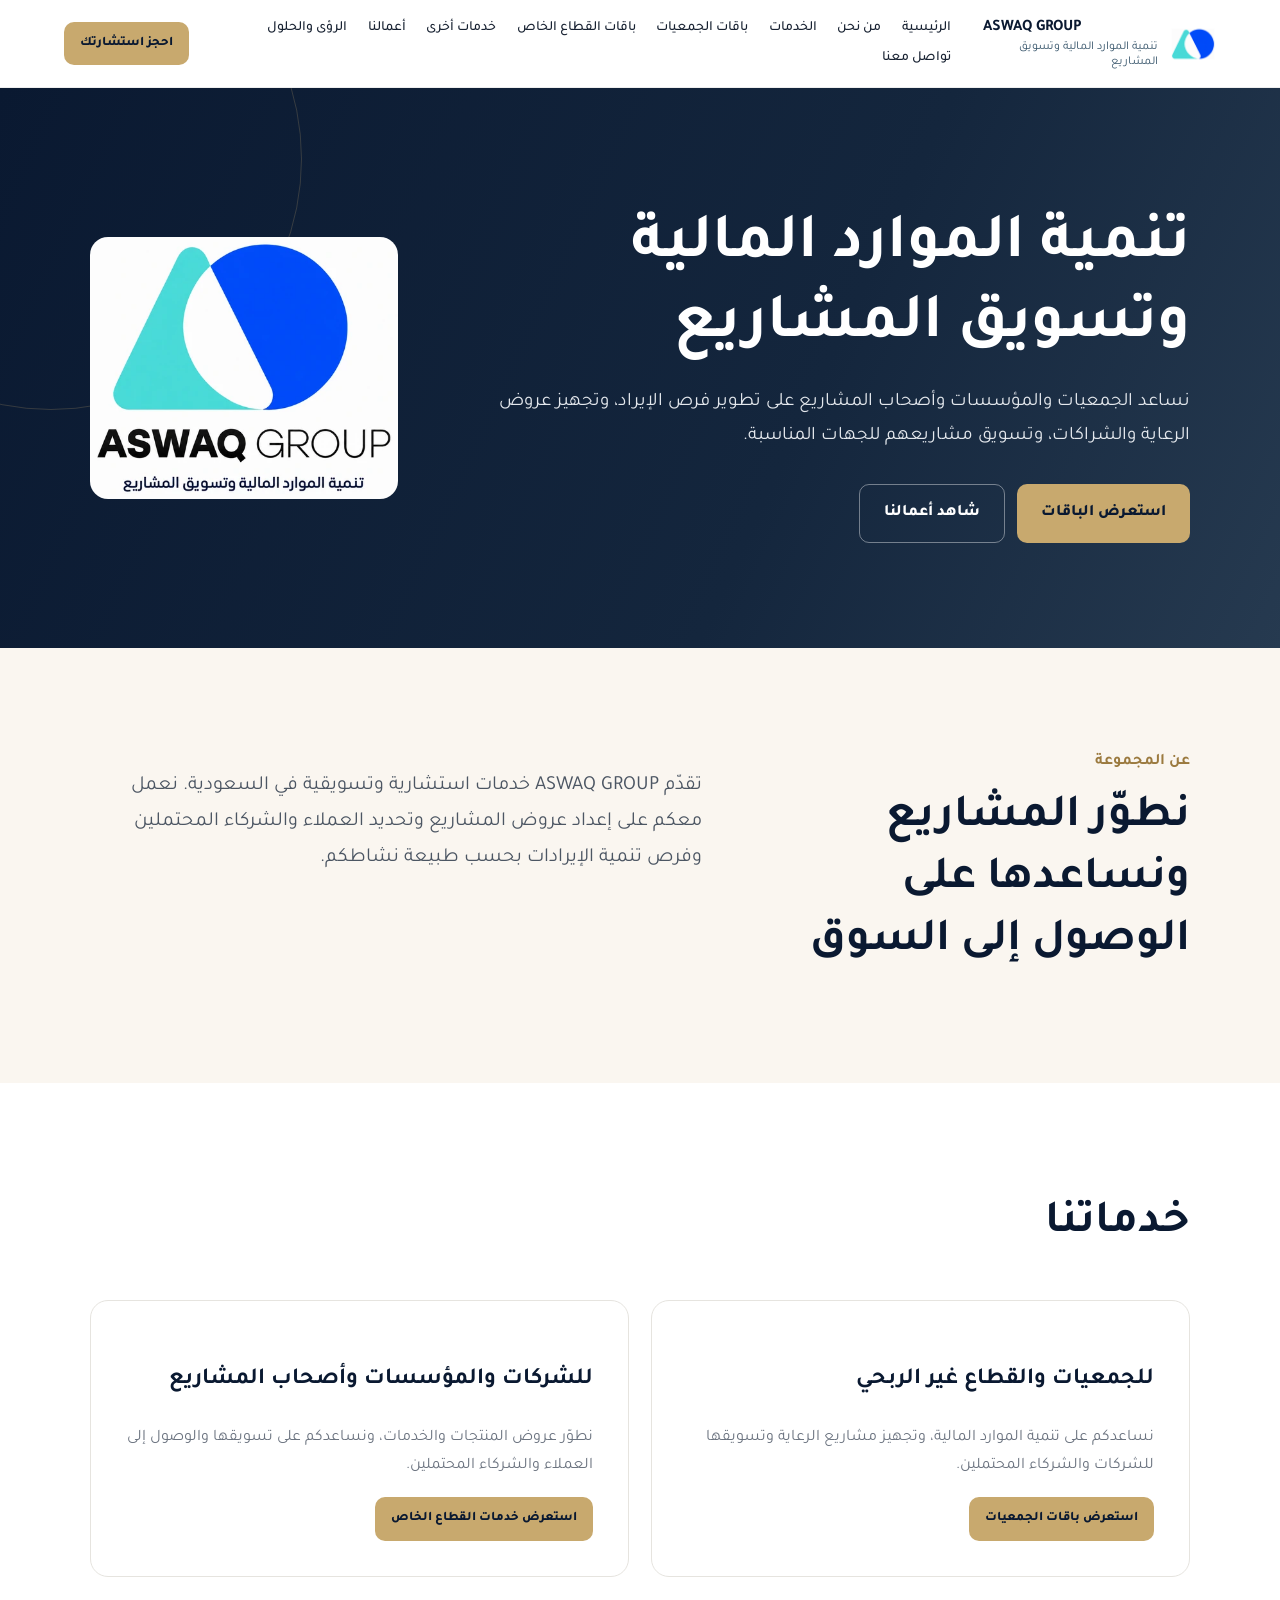
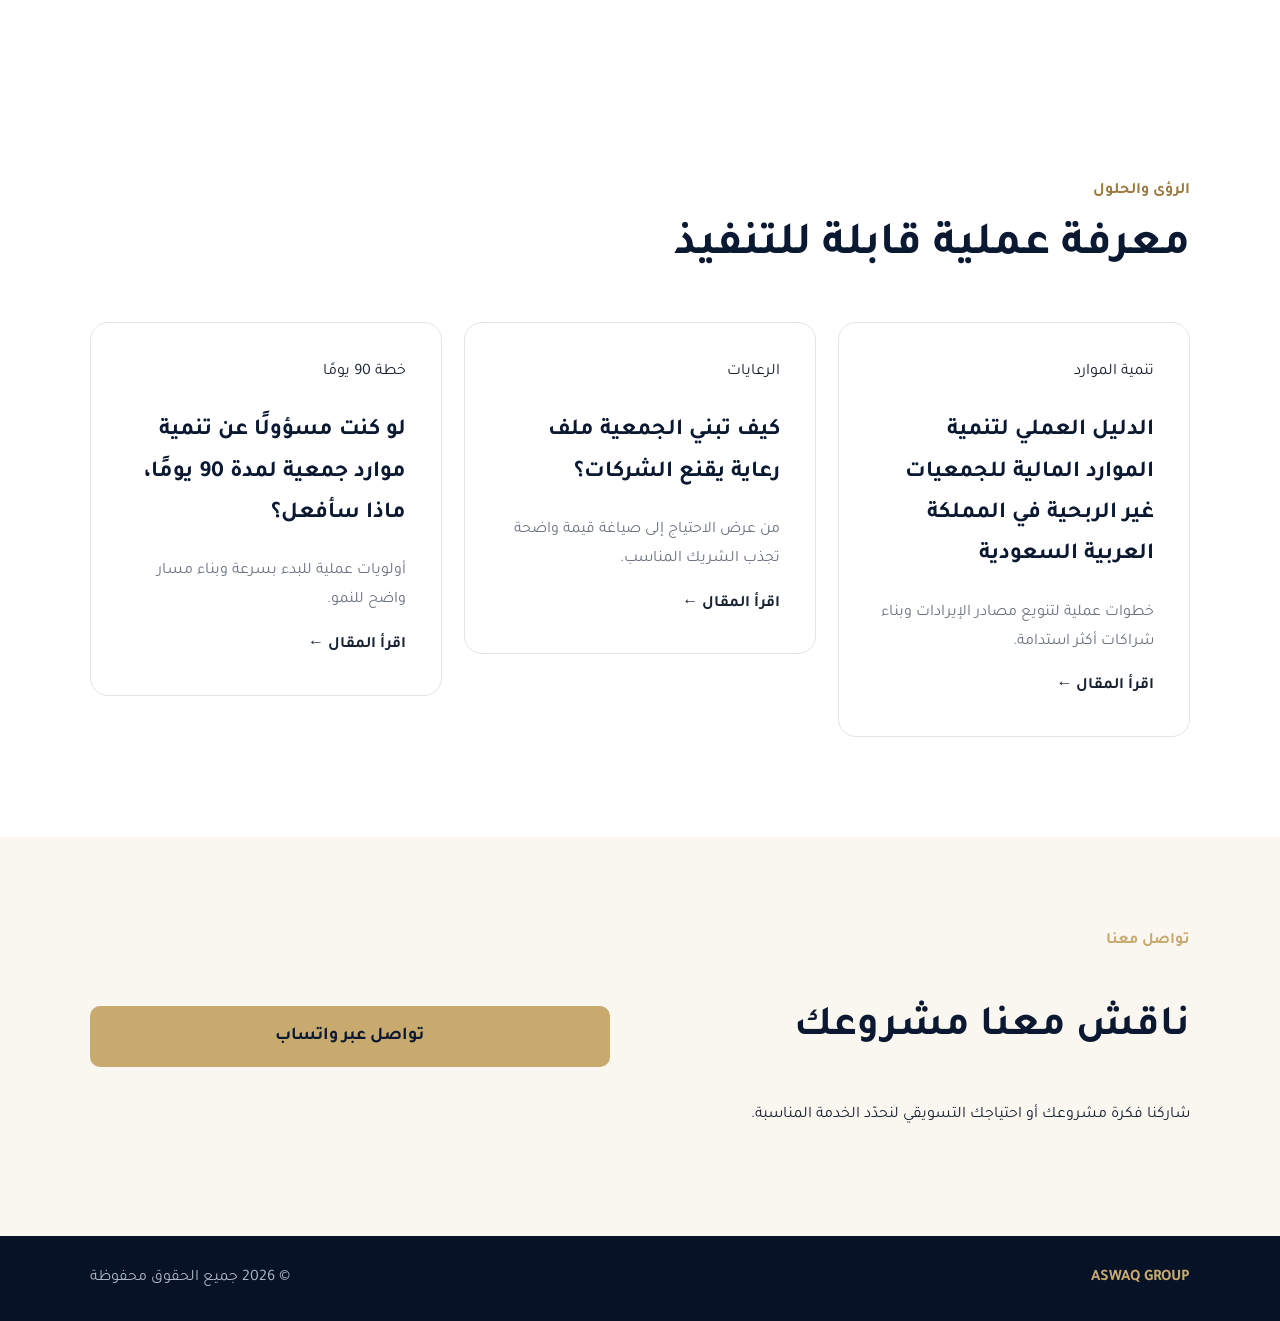
<file: index.html>
<!doctype html>
<html lang="ar" dir="rtl">
<head>
<meta charset="utf-8"><meta name="viewport" content="width=device-width,initial-scale=1">
<title>ASWAQ GROUP | تنمية الموارد المالية وتسويق المشاريع</title>
<meta property="og:site_name" content="ASWAQ GROUP">
<meta name="description" content="نساعد الجمعيات والمؤسسات وأصحاب المشاريع على تطوير فرص الإيراد، وتجهيز عروض الرعاية والشراكات، وتسويق مشاريعهم للجهات المناسبة.">
<meta property="og:title" content="ASWAQ GROUP | تنمية الموارد المالية وتسويق المشاريع">
<meta property="og:description" content="نساعد الجمعيات والمؤسسات وأصحاب المشاريع على تطوير فرص الإيراد، وتجهيز عروض الرعاية والشراكات، وتسويق مشاريعهم للجهات المناسبة.">
<link rel="icon" href="assets/aswaq-icon.png?v=projects" type="image/png"><link rel="stylesheet" href="styles.css?v=aswaq-3">
</head>
<body>
<header class="nav"><a class="brand" href="#home"><img class="brand-icon" src="assets/aswaq-icon.png?v=projects" width="46" height="46" alt=""><span class="brand-copy"><b dir="ltr">ASWAQ GROUP</b><small>تنمية الموارد المالية وتسويق المشاريع</small></span></a><button class="menu" aria-label="القائمة">☰</button><nav><a href="#home">الرئيسية</a><a href="about.html">من نحن</a><a href="#services">الخدمات</a><a href="packages.html">باقات الجمعيات</a><a href="private-sector-packages.html">باقات القطاع الخاص</a><a href="other-services.html">خدمات أخرى</a><a href="works.html">أعمالنا</a><a href="#insights">الرؤى والحلول</a><a href="#contact">تواصل معنا</a></nav><a class="btn small" href="#contact">احجز استشارتك</a></header>
<main>
<section id="home" class="hero">
  <div class="hero-copy">
    <h1>تنمية الموارد المالية وتسويق المشاريع</h1>
    <p>نساعد الجمعيات والمؤسسات وأصحاب المشاريع على تطوير فرص الإيراد، وتجهيز عروض الرعاية والشراكات، وتسويق مشاريعهم للجهات المناسبة.</p>
    <div class="actions">
      <a class="btn" href="#services">استعرض الباقات</a>
      <a class="btn outline" href="works.html">شاهد أعمالنا</a>
    </div>
  </div>
  <img class="hero-logo" src="assets/aswaq-logo.webp?v=projects" width="480" height="408" alt="ASWAQ GROUP | تنمية الموارد المالية وتسويق المشاريع">
</section>
<section id="about" class="section about">
  <div><span class="eyebrow dark">عن المجموعة</span><h2>نطوّر المشاريع ونساعدها على الوصول إلى السوق</h2></div>
  <div><p>تقدّم ASWAQ GROUP خدمات استشارية وتسويقية في السعودية. نعمل معكم على إعداد عروض المشاريع وتحديد العملاء والشركاء المحتملين وفرص تنمية الإيرادات بحسب طبيعة نشاطكم.</p></div>
</section>
<section id="services" class="section services">
  <div class="section-head"><h2>خدماتنا</h2></div>
  <div class="cards two">
    <article>
      <h3>للجمعيات والقطاع غير الربحي</h3>
      <p>نساعدكم على تنمية الموارد المالية، وتجهيز مشاريع الرعاية وتسويقها للشركات والشركاء المحتملين.</p>
      <a class="btn small" href="packages.html#association-packages">استعرض باقات الجمعيات</a>
    </article>
    <article>
      <h3>للشركات والمؤسسات وأصحاب المشاريع</h3>
      <p>نطوّر عروض المنتجات والخدمات، ونساعدكم على تسويقها والوصول إلى العملاء والشركاء المحتملين.</p>
      <a class="btn small" href="private-sector-packages.html">استعرض خدمات القطاع الخاص</a>
    </article>
  </div>
</section>
<section id="insights" class="section insights"><div class="section-head"><span class="eyebrow dark">الرؤى والحلول</span><h2>معرفة عملية قابلة للتنفيذ</h2></div><div class="articles"><a href="financial-resources-guide.html"><article><span>تنمية الموارد</span><h3>الدليل العملي لتنمية الموارد المالية للجمعيات غير الربحية في المملكة العربية السعودية</h3><p>خطوات عملية لتنويع مصادر الإيرادات وبناء شراكات أكثر استدامة.</p><b>اقرأ المقال ←</b></article></a><a href="article-sponsorship.html"><article><span>الرعايات</span><h3>كيف تبني الجمعية ملف رعاية يقنع الشركات؟</h3><p>من عرض الاحتياج إلى صياغة قيمة واضحة تجذب الشريك المناسب.</p><b>اقرأ المقال ←</b></article></a><a href="article-90-days.html"><article><span>خطة 90 يومًا</span><h3>لو كنت مسؤولًا عن تنمية موارد جمعية لمدة 90 يومًا، ماذا سأفعل؟</h3><p>أولويات عملية للبدء بسرعة وبناء مسار واضح للنمو.</p><b>اقرأ المقال ←</b></article></a></div></section>
<section id="contact" class="contact"><div><span class="eyebrow">تواصل معنا</span><h2>ناقش معنا مشروعك</h2><p>شاركنا فكرة مشروعك أو احتياجك التسويقي لنحدّد الخدمة المناسبة.</p></div><div class="contact-links"><a class="btn" href="https://wa.me/966551157297">تواصل عبر واتساب</a></div></section>
</main><footer><b>ASWAQ GROUP</b><span>© 2026 جميع الحقوق محفوظة</span></footer><script src="script.js"></script>
</body></html>
</file>
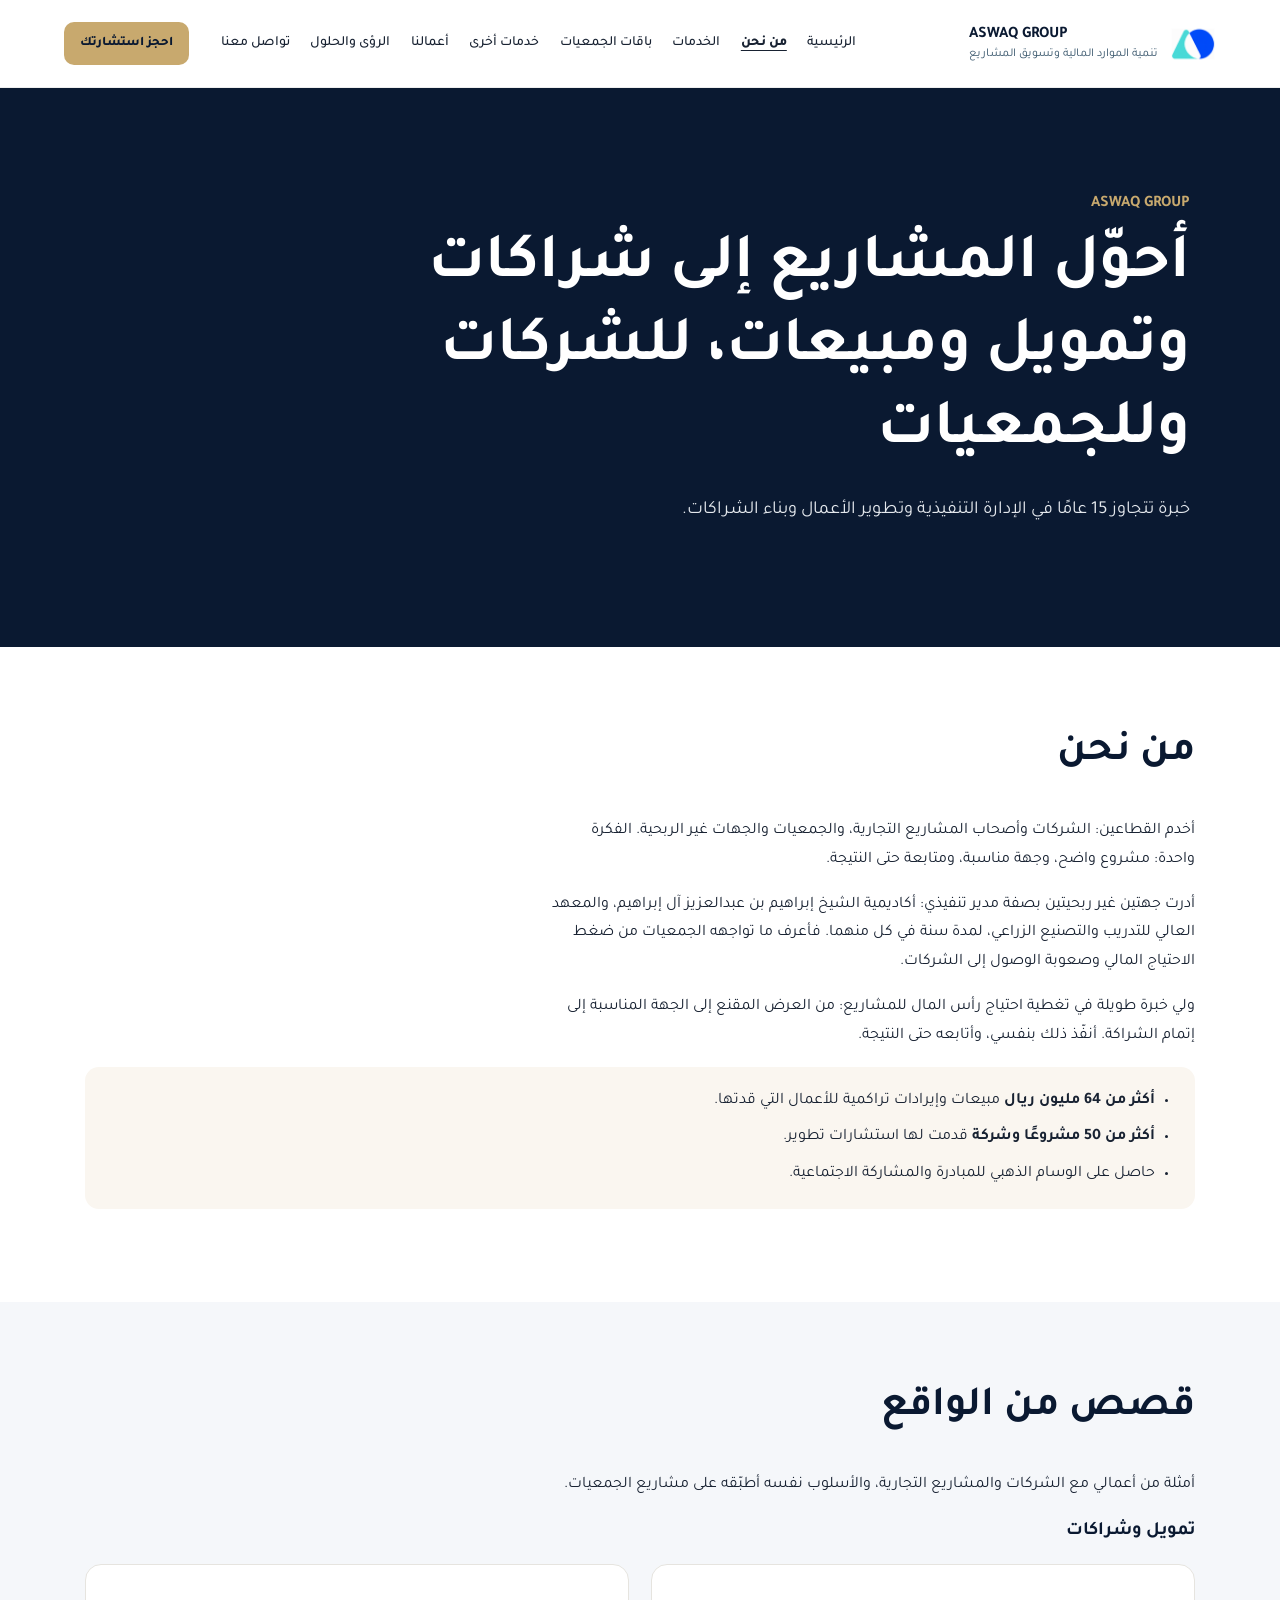
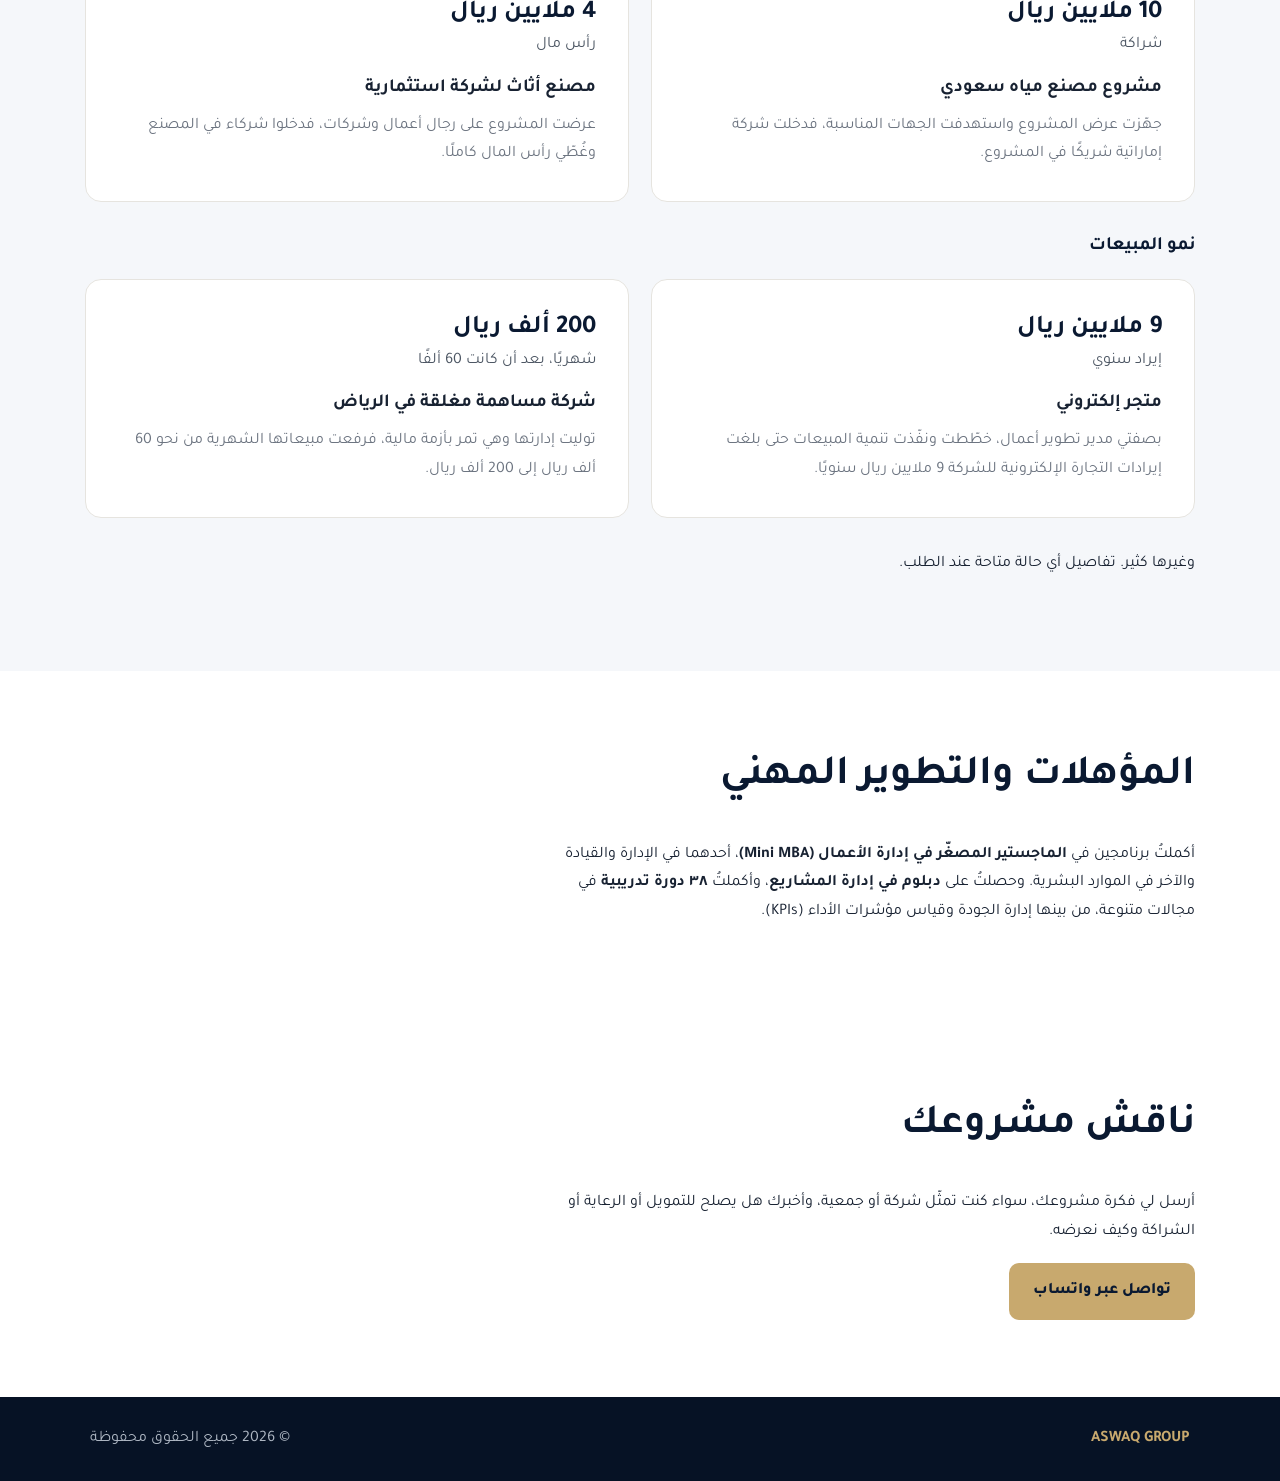
<file: about.html>
<!doctype html>
<html lang="ar" dir="rtl">
<head>
  <meta charset="utf-8">
  <meta name="viewport" content="width=device-width,initial-scale=1">
  <title>من نحن | ASWAQ GROUP</title>
  <meta name="description" content="تعرّف على ASWAQ GROUP وخدماتها في تطوير الأعمال وبناء الشراكات للشركات والجمعيات.">
  <link rel="canonical" href="https://aswaq.group/about.html">
  <link rel="icon" href="assets/aswaq-icon.png?v=projects" type="image/png">
  <link rel="stylesheet" href="styles.css?v=aswaq-3">
  <style>
    .about-hero { background: var(--navy); color: white; padding: clamp(3rem, 8vw, 7rem) max(7vw, 20px); }
    .about-hero h1 { font-size: clamp(2rem, 5vw, 4rem); line-height: 1.3; max-width: 22ch; margin: .4rem 0 1rem; }
    .about-hero p { max-width: 60ch; color: #e4e8ed; font-size: 1.15rem; }
    .about-content { max-width: 1150px; margin: auto; padding: clamp(2.5rem, 6vw, 5rem) 20px; }
    .about-copy { max-width: 72ch; }
    .about-content h2, .about-content h3 { color: var(--navy); line-height: 1.4; }
    .about-content h2 { font-size: clamp(1.75rem, 4vw, 2.6rem); margin-top: 0; }
    .about-metrics { padding: 1.25rem 2.5rem 1.25rem 1.25rem; background: var(--cream); border-radius: 14px; }
    .about-metrics li + li { margin-top: .5rem; }
    .about-stories { background: #f5f7fa; }
    .case-card { background: white; border: 1px solid #e6e4df; border-radius: 16px; padding: clamp(1rem, 3vw, 2rem); }
    .case-card h4 { margin: .75rem 0 .4rem; font-size: 1.15rem; }
    .case-card p { margin: 0; }
    .case-number { display: block; font-size: 1.6rem; color: var(--navy); line-height: 1.35; }
    .case-label { color: #4c5663; }
    .about-content .cards { margin-bottom: 2rem; }
    .nav [aria-current="page"] { font-weight: 800; text-decoration: underline; text-underline-offset: .35em; }
  </style>
</head>
<body>
<header class="nav"><a class="brand" href="index.html#home"><img class="brand-icon" src="assets/aswaq-icon.png?v=projects" width="46" height="46" alt=""><span class="brand-copy"><b dir="ltr">ASWAQ GROUP</b><small>تنمية الموارد المالية وتسويق المشاريع</small></span></a><button class="menu" aria-label="القائمة">☰</button><nav><a href="index.html#home">الرئيسية</a><a href="about.html" aria-current="page">من نحن</a><a href="index.html#services">الخدمات</a><a href="packages.html">باقات الجمعيات</a><a href="other-services.html">خدمات أخرى</a><a href="works.html">أعمالنا</a><a href="index.html#insights">الرؤى والحلول</a><a href="index.html#contact">تواصل معنا</a></nav><a class="btn small" href="index.html#contact">احجز استشارتك</a></header>
<main>
  <section class="about-hero">
    <b class="eyebrow" dir="ltr">ASWAQ GROUP</b>
    <h1>أحوّل المشاريع إلى شراكات وتمويل ومبيعات، للشركات وللجمعيات</h1>
    <p>خبرة تتجاوز 15 عامًا في الإدارة التنفيذية وتطوير الأعمال وبناء الشراكات.</p>
  </section>
  <section class="about-content">
    <h2>من نحن</h2>
    <div class="about-copy">
      <p>أخدم القطاعين: الشركات وأصحاب المشاريع التجارية، والجمعيات والجهات غير الربحية. الفكرة واحدة: مشروع واضح، وجهة مناسبة، ومتابعة حتى النتيجة.</p>
      <p>أدرت جهتين غير ربحيتين بصفة مدير تنفيذي: أكاديمية الشيخ إبراهيم بن عبدالعزيز آل إبراهيم، والمعهد العالي للتدريب والتصنيع الزراعي، لمدة سنة في كل منهما. فأعرف ما تواجهه الجمعيات من ضغط الاحتياج المالي وصعوبة الوصول إلى الشركات.</p>
      <p>ولي خبرة طويلة في تغطية احتياج رأس المال للمشاريع: من العرض المقنع إلى الجهة المناسبة إلى إتمام الشراكة. أنفّذ ذلك بنفسي، وأتابعه حتى النتيجة.</p>
    </div>
    <ul class="about-metrics">
      <li><strong>أكثر من 64 مليون ريال</strong> مبيعات وإيرادات تراكمية للأعمال التي قدتها.</li>
      <li><strong>أكثر من 50 مشروعًا وشركة</strong> قدمت لها استشارات تطوير.</li>
      <li>حاصل على الوسام الذهبي للمبادرة والمشاركة الاجتماعية.</li>
    </ul>
  </section>
  <section class="about-stories">
    <div class="about-content">
      <h2>قصص من الواقع</h2>
      <p>أمثلة من أعمالي مع الشركات والمشاريع التجارية، والأسلوب نفسه أطبّقه على مشاريع الجمعيات.</p>
      <h3>تمويل وشراكات</h3>
      <div class="cards two">
        <div class="case-card">
          <strong class="case-number">10 ملايين ريال</strong><span class="case-label">شراكة</span>
          <h4>مشروع مصنع مياه سعودي</h4>
          <p>جهّزت عرض المشروع واستهدفت الجهات المناسبة، فدخلت شركة إماراتية شريكًا في المشروع.</p>
        </div>
        <div class="case-card">
          <strong class="case-number">4 ملايين ريال</strong><span class="case-label">رأس مال</span>
          <h4>مصنع أثاث لشركة استثمارية</h4>
          <p>عرضت المشروع على رجال أعمال وشركات، فدخلوا شركاء في المصنع وغُطّي رأس المال كاملًا.</p>
        </div>
      </div>
      <h3>نمو المبيعات</h3>
      <div class="cards two">
        <div class="case-card">
          <strong class="case-number">9 ملايين ريال</strong><span class="case-label">إيراد سنوي</span>
          <h4>متجر إلكتروني</h4>
          <p>بصفتي مدير تطوير أعمال، خطّطت ونفّذت تنمية المبيعات حتى بلغت إيرادات التجارة الإلكترونية للشركة 9 ملايين ريال سنويًا.</p>
        </div>
        <div class="case-card">
          <strong class="case-number">200 ألف ريال</strong><span class="case-label">شهريًا، بعد أن كانت 60 ألفًا</span>
          <h4>شركة مساهمة مغلقة في الرياض</h4>
          <p>توليت إدارتها وهي تمر بأزمة مالية، فرفعت مبيعاتها الشهرية من نحو 60 ألف ريال إلى 200 ألف ريال.</p>
        </div>
      </div>
      <p>وغيرها كثير. تفاصيل أي حالة متاحة عند الطلب.</p>
    </div>
  </section>
  <section class="about-content" aria-labelledby="qualifications">
    <h2 id="qualifications">المؤهلات والتطوير المهني</h2>
    <p class="about-copy">أكملتُ برنامجين في <strong>الماجستير المصغّر في إدارة الأعمال (<bdi>Mini MBA</bdi>)</strong>، أحدهما في الإدارة والقيادة والآخر في الموارد البشرية. وحصلتُ على <strong>دبلوم في إدارة المشاريع</strong>، وأكملتُ <strong>٣٨ دورة تدريبية</strong> في مجالات متنوعة، من بينها إدارة الجودة وقياس مؤشرات الأداء (<bdi>KPIs</bdi>).</p>
  </section>
  <section class="about-content">
    <h2>ناقش مشروعك</h2>
    <p class="about-copy">أرسل لي فكرة مشروعك، سواء كنت تمثّل شركة أو جمعية، وأخبرك هل يصلح للتمويل أو الرعاية أو الشراكة وكيف نعرضه.</p>
    <a class="btn" href="https://wa.me/966551157297">تواصل عبر واتساب</a>
  </section>
</main>
<footer><b>ASWAQ GROUP</b><span>© 2026 جميع الحقوق محفوظة</span></footer>
<script src="script.js"></script>
</body>
</html>
</file>
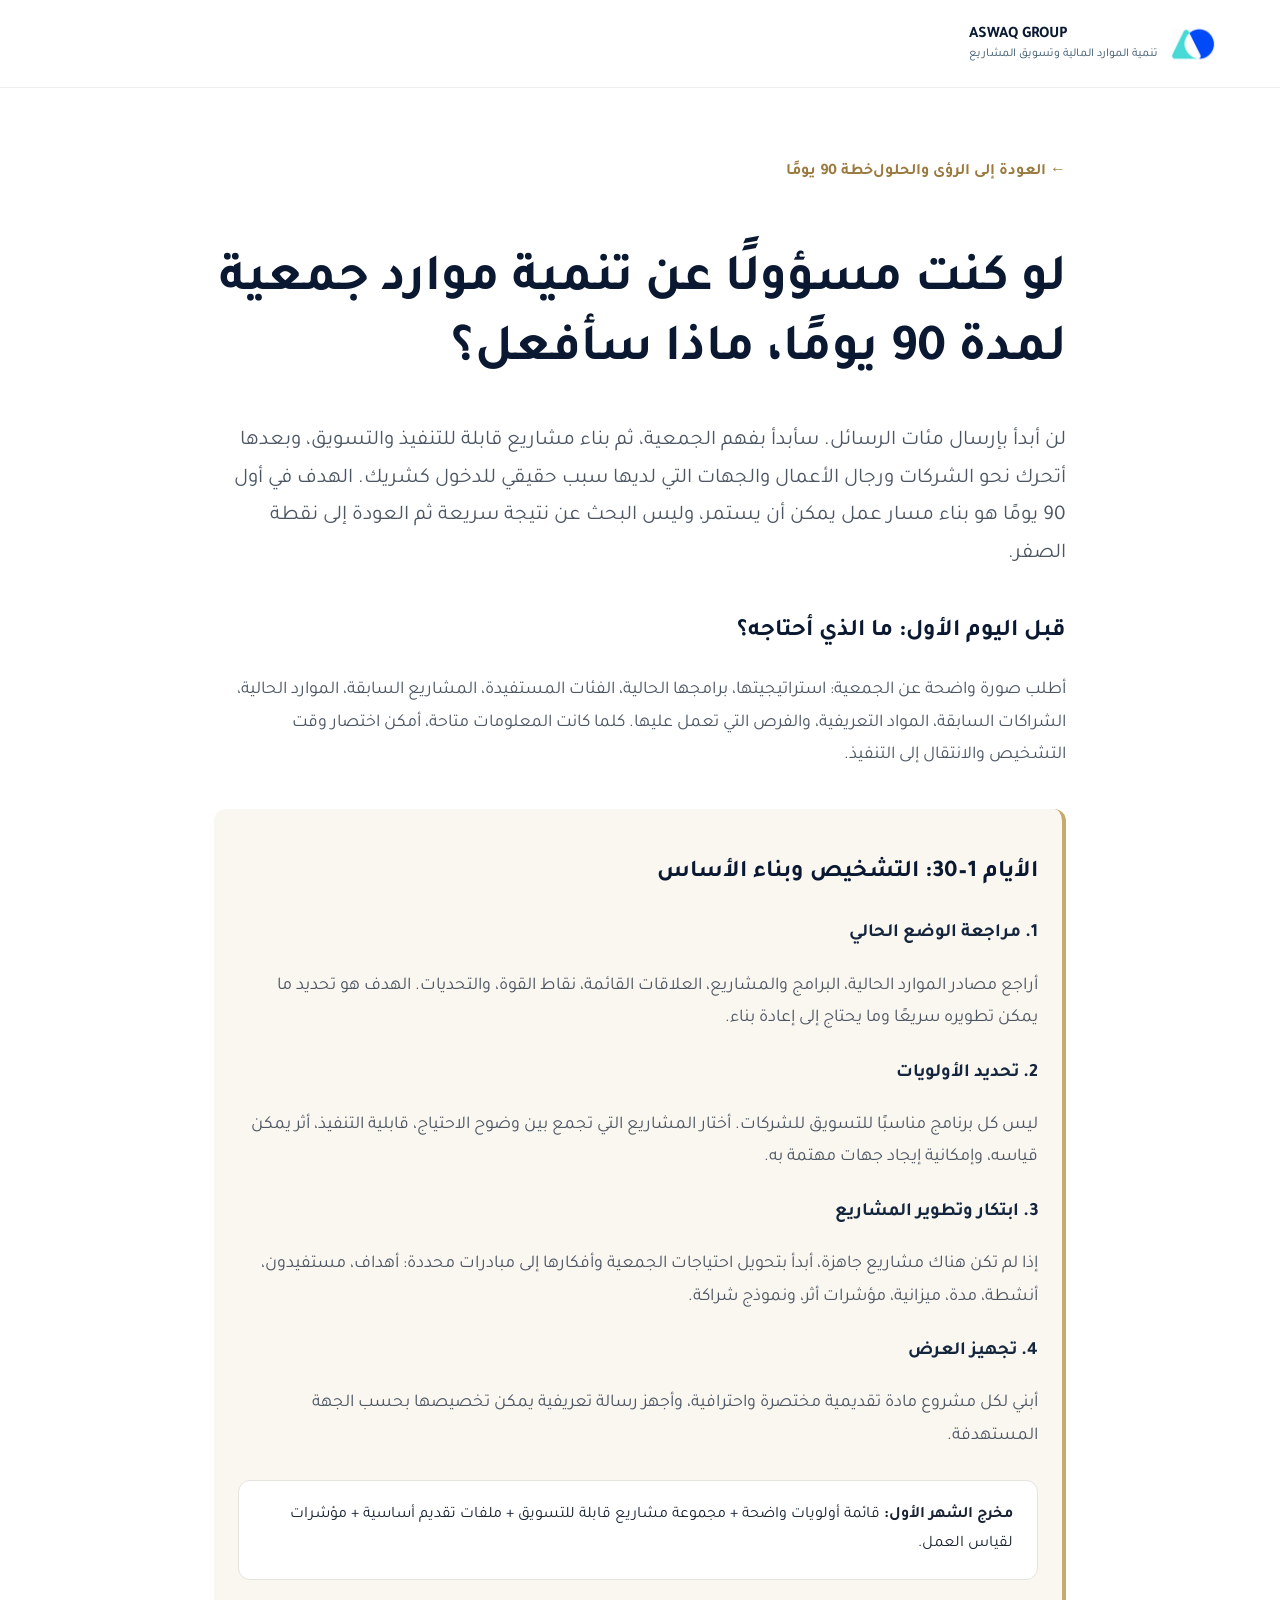
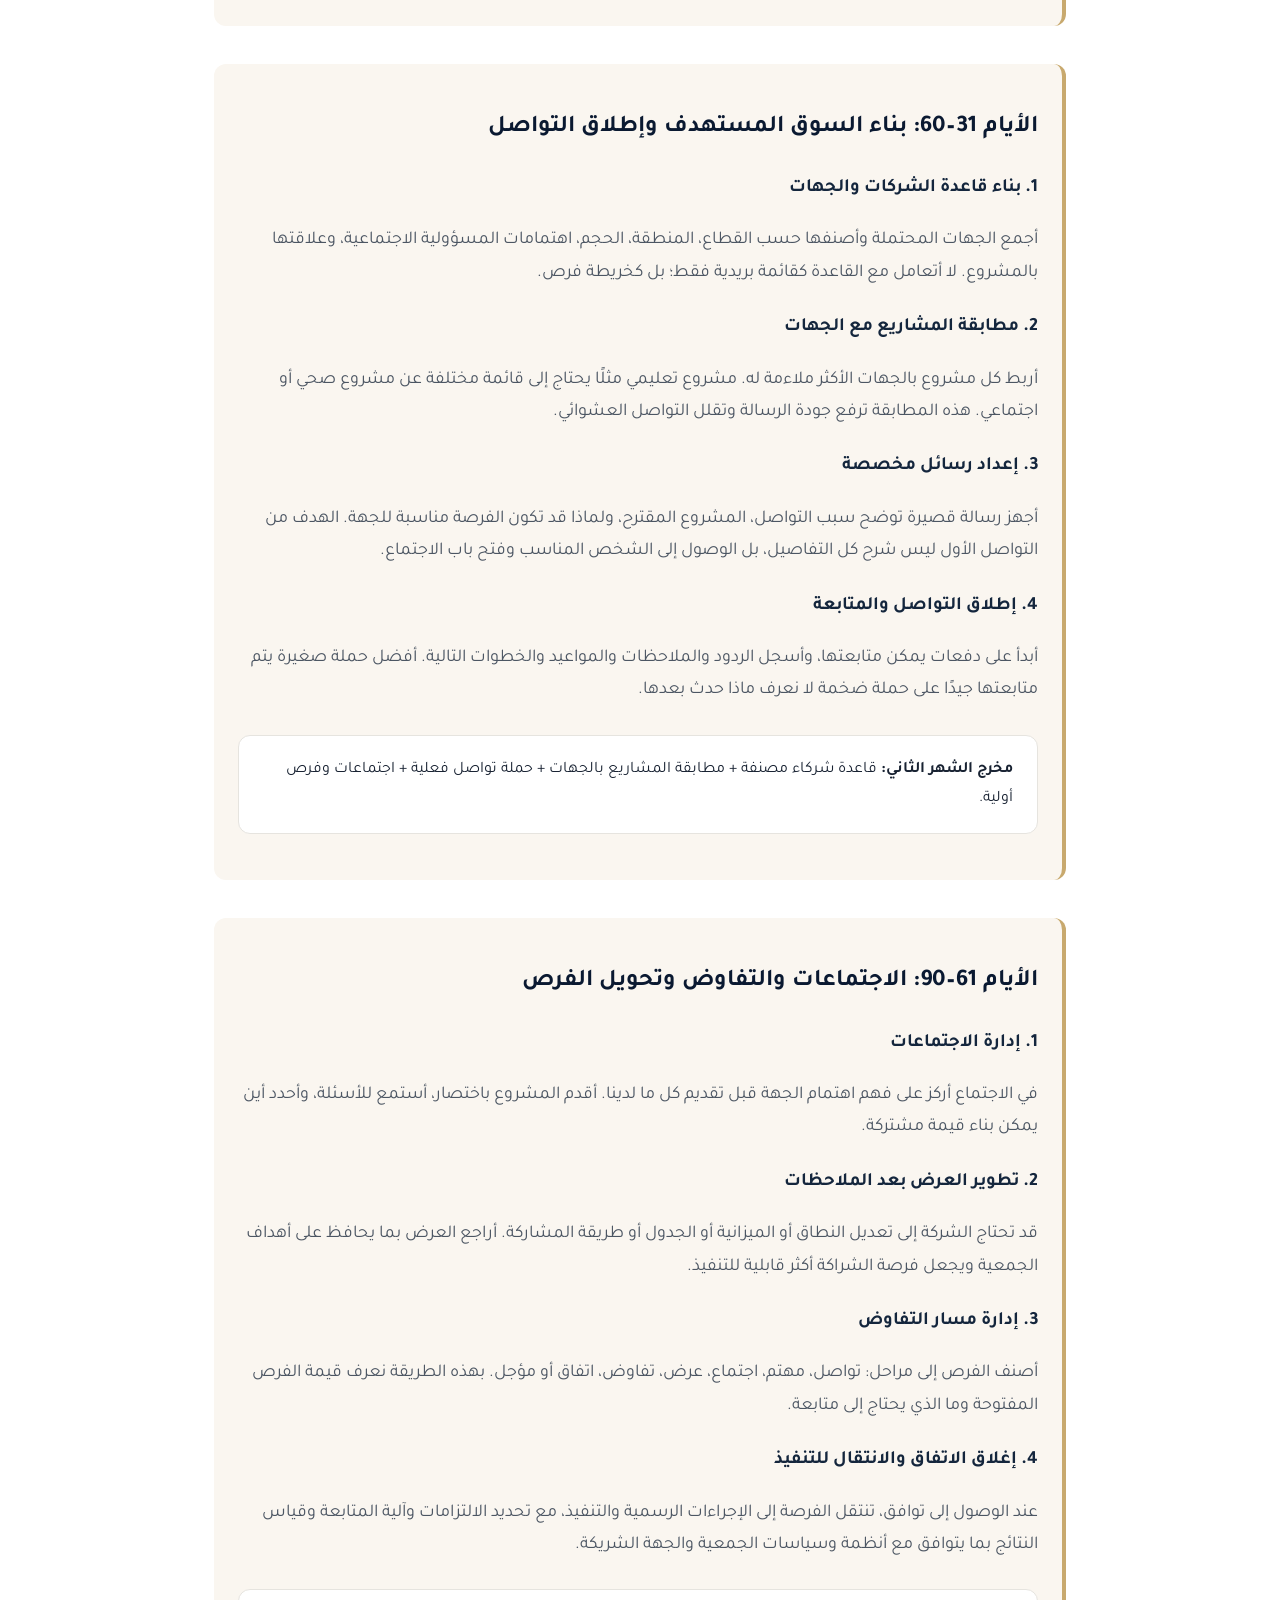
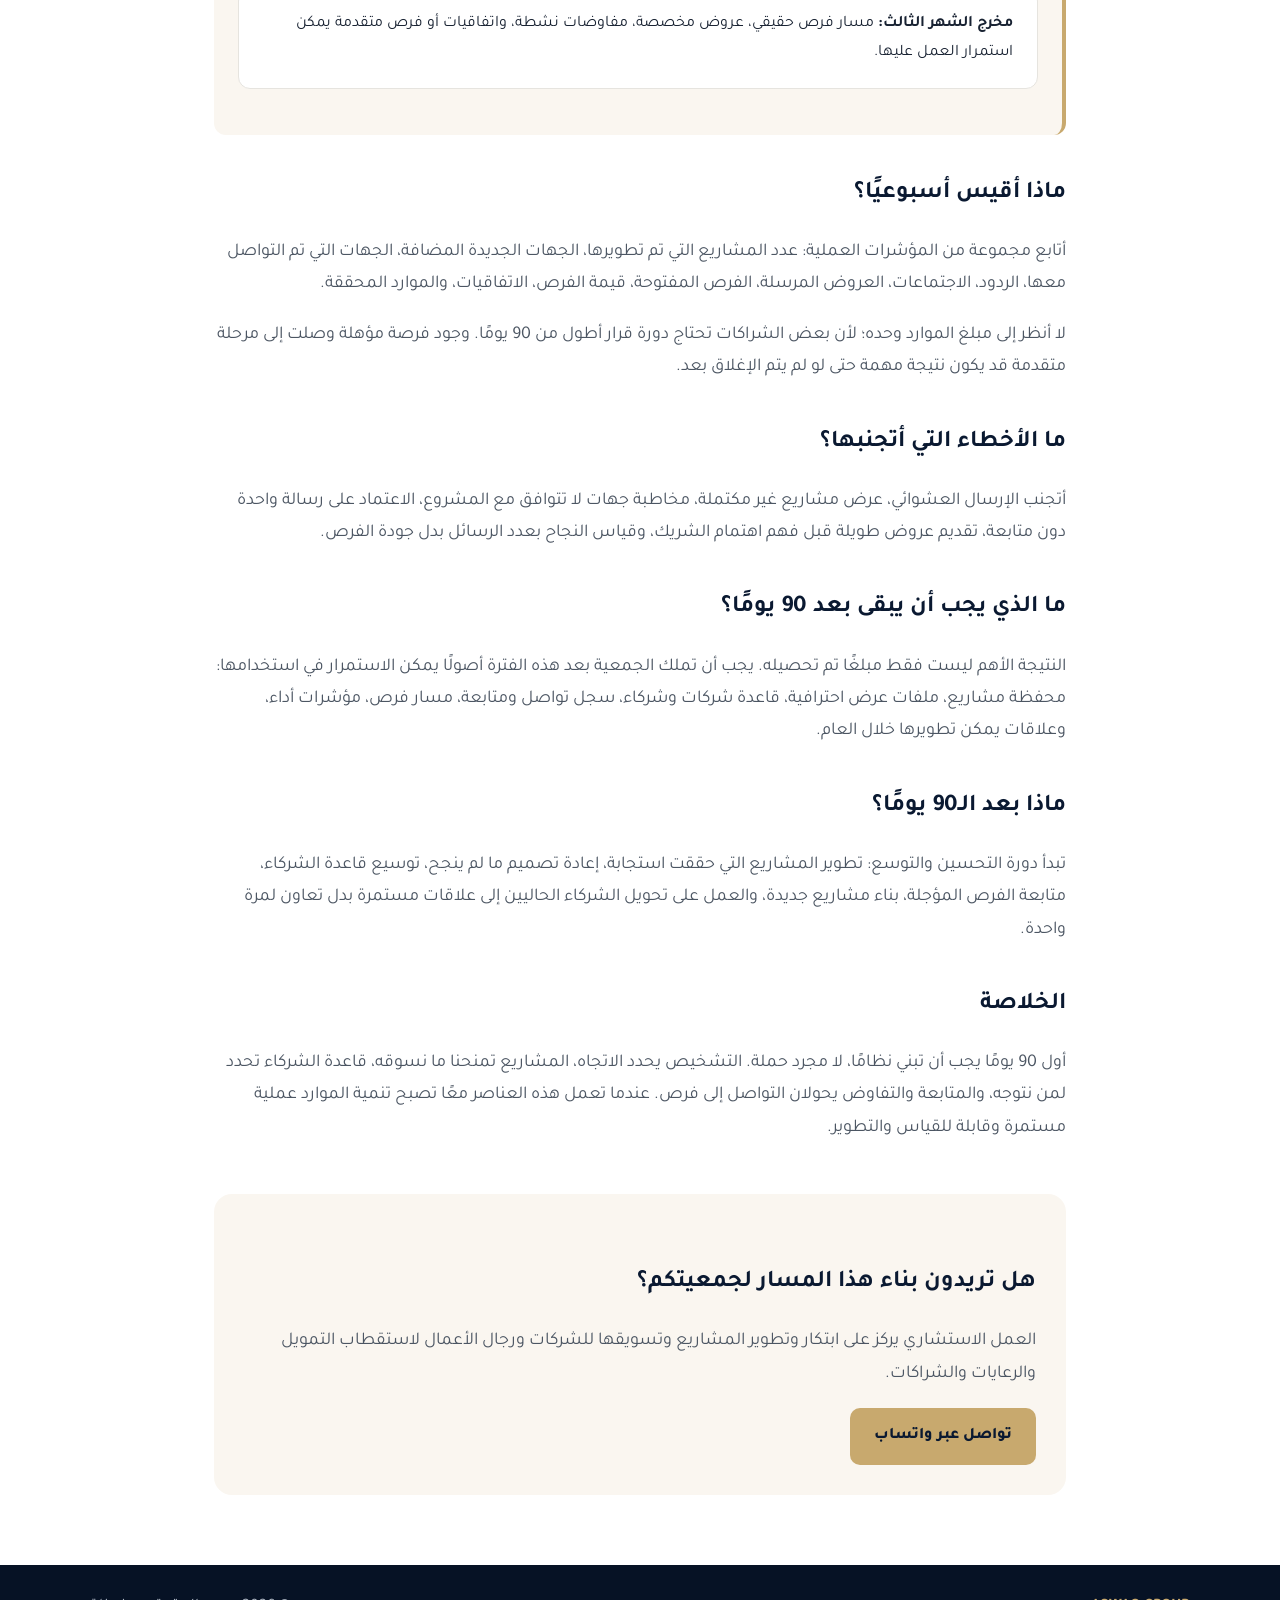
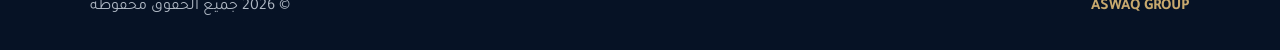
<file: article-90-days.html>
<!doctype html><html lang="ar" dir="rtl"><head><meta charset="utf-8"><meta name="viewport" content="width=device-width,initial-scale=1"><title>لو كنت مسؤولًا عن تنمية موارد جمعية لمدة 90 يومًا، ماذا سأفعل؟ | ASWAQ GROUP</title><meta name="description" content="خطة عملية لأول 90 يومًا لتنمية الموارد المالية: التشخيص، تطوير المشاريع، بناء قاعدة الشركاء، التسويق، المتابعة والتفاوض وقياس النتائج."><link rel="icon" href="assets/aswaq-icon.png?v=projects" type="image/png"><link rel="stylesheet" href="styles.css?v=aswaq-2"><style>.article-page{max-width:900px;margin:auto;padding:70px 24px}.article-page h1{color:#0A1931;font-size:clamp(32px,5vw,52px);line-height:1.35}.article-page h2{color:#0A1931;margin-top:38px}.article-page h3{color:#14263D;margin-top:22px}.article-page p,.article-page li{font-size:18px;color:#4c5663}.article-page .back{display:inline-block;margin-bottom:25px;color:#9b7a3f;font-weight:700}.article-page .lead{font-size:21px}.article-page .phase{border-right:4px solid #C8A96E;padding:5px 24px 18px;margin:38px 0;background:#FAF6F0;border-radius:12px}.article-page .note{background:#fff;border:1px solid #e6e4df;padding:20px 24px;margin:28px 0;border-radius:12px}.article-page .cta{margin-top:50px;padding:30px;background:#FAF6F0;border-radius:18px}</style></head><body><header class="nav"><a class="brand" href="index.html"><img class="brand-icon" src="assets/aswaq-icon.png?v=projects" width="46" height="46" alt=""><span class="brand-copy"><b dir="ltr">ASWAQ GROUP</b><small>تنمية الموارد المالية وتسويق المشاريع</small></span></a></header><main class="article-page"><a class="back" href="index.html#insights">← العودة إلى الرؤى والحلول</a><span class="eyebrow dark">خطة 90 يومًا</span><h1>لو كنت مسؤولًا عن تنمية موارد جمعية لمدة 90 يومًا، ماذا سأفعل؟</h1><p class="lead">لن أبدأ بإرسال مئات الرسائل. سأبدأ بفهم الجمعية، ثم بناء مشاريع قابلة للتنفيذ والتسويق، وبعدها أتحرك نحو الشركات ورجال الأعمال والجهات التي لديها سبب حقيقي للدخول كشريك. الهدف في أول 90 يومًا هو بناء مسار عمل يمكن أن يستمر، وليس البحث عن نتيجة سريعة ثم العودة إلى نقطة الصفر.</p><h2>قبل اليوم الأول: ما الذي أحتاجه؟</h2><p>أطلب صورة واضحة عن الجمعية: استراتيجيتها، برامجها الحالية، الفئات المستفيدة، المشاريع السابقة، الموارد الحالية، الشراكات السابقة، المواد التعريفية، والفرص التي تعمل عليها. كلما كانت المعلومات متاحة، أمكن اختصار وقت التشخيص والانتقال إلى التنفيذ.</p><div class="phase"><h2>الأيام 1–30: التشخيص وبناء الأساس</h2><h3>1. مراجعة الوضع الحالي</h3><p>أراجع مصادر الموارد الحالية، البرامج والمشاريع، العلاقات القائمة، نقاط القوة، والتحديات. الهدف هو تحديد ما يمكن تطويره سريعًا وما يحتاج إلى إعادة بناء.</p><h3>2. تحديد الأولويات</h3><p>ليس كل برنامج مناسبًا للتسويق للشركات. أختار المشاريع التي تجمع بين وضوح الاحتياج، قابلية التنفيذ، أثر يمكن قياسه، وإمكانية إيجاد جهات مهتمة به.</p><h3>3. ابتكار وتطوير المشاريع</h3><p>إذا لم تكن هناك مشاريع جاهزة، أبدأ بتحويل احتياجات الجمعية وأفكارها إلى مبادرات محددة: أهداف، مستفيدون، أنشطة، مدة، ميزانية، مؤشرات أثر، ونموذج شراكة.</p><h3>4. تجهيز العرض</h3><p>أبني لكل مشروع مادة تقديمية مختصرة واحترافية، وأجهز رسالة تعريفية يمكن تخصيصها بحسب الجهة المستهدفة.</p><div class="note"><strong>مخرج الشهر الأول:</strong> قائمة أولويات واضحة + مجموعة مشاريع قابلة للتسويق + ملفات تقديم أساسية + مؤشرات لقياس العمل.</div></div><div class="phase"><h2>الأيام 31–60: بناء السوق المستهدف وإطلاق التواصل</h2><h3>1. بناء قاعدة الشركات والجهات</h3><p>أجمع الجهات المحتملة وأصنفها حسب القطاع، المنطقة، الحجم، اهتمامات المسؤولية الاجتماعية، وعلاقتها بالمشروع. لا أتعامل مع القاعدة كقائمة بريدية فقط؛ بل كخريطة فرص.</p><h3>2. مطابقة المشاريع مع الجهات</h3><p>أربط كل مشروع بالجهات الأكثر ملاءمة له. مشروع تعليمي مثلًا يحتاج إلى قائمة مختلفة عن مشروع صحي أو اجتماعي. هذه المطابقة ترفع جودة الرسالة وتقلل التواصل العشوائي.</p><h3>3. إعداد رسائل مخصصة</h3><p>أجهز رسالة قصيرة توضح سبب التواصل، المشروع المقترح، ولماذا قد تكون الفرصة مناسبة للجهة. الهدف من التواصل الأول ليس شرح كل التفاصيل، بل الوصول إلى الشخص المناسب وفتح باب الاجتماع.</p><h3>4. إطلاق التواصل والمتابعة</h3><p>أبدأ على دفعات يمكن متابعتها، وأسجل الردود والملاحظات والمواعيد والخطوات التالية. أفضل حملة صغيرة يتم متابعتها جيدًا على حملة ضخمة لا نعرف ماذا حدث بعدها.</p><div class="note"><strong>مخرج الشهر الثاني:</strong> قاعدة شركاء مصنفة + مطابقة المشاريع بالجهات + حملة تواصل فعلية + اجتماعات وفرص أولية.</div></div><div class="phase"><h2>الأيام 61–90: الاجتماعات والتفاوض وتحويل الفرص</h2><h3>1. إدارة الاجتماعات</h3><p>في الاجتماع أركز على فهم اهتمام الجهة قبل تقديم كل ما لدينا. أقدم المشروع باختصار، أستمع للأسئلة، وأحدد أين يمكن بناء قيمة مشتركة.</p><h3>2. تطوير العرض بعد الملاحظات</h3><p>قد تحتاج الشركة إلى تعديل النطاق أو الميزانية أو الجدول أو طريقة المشاركة. أراجع العرض بما يحافظ على أهداف الجمعية ويجعل فرصة الشراكة أكثر قابلية للتنفيذ.</p><h3>3. إدارة مسار التفاوض</h3><p>أصنف الفرص إلى مراحل: تواصل، مهتم، اجتماع، عرض، تفاوض، اتفاق أو مؤجل. بهذه الطريقة نعرف قيمة الفرص المفتوحة وما الذي يحتاج إلى متابعة.</p><h3>4. إغلاق الاتفاق والانتقال للتنفيذ</h3><p>عند الوصول إلى توافق، تنتقل الفرصة إلى الإجراءات الرسمية والتنفيذ، مع تحديد الالتزامات وآلية المتابعة وقياس النتائج بما يتوافق مع أنظمة وسياسات الجمعية والجهة الشريكة.</p><div class="note"><strong>مخرج الشهر الثالث:</strong> مسار فرص حقيقي، عروض مخصصة، مفاوضات نشطة، واتفاقيات أو فرص متقدمة يمكن استمرار العمل عليها.</div></div><h2>ماذا أقيس أسبوعيًا؟</h2><p>أتابع مجموعة من المؤشرات العملية: عدد المشاريع التي تم تطويرها، الجهات الجديدة المضافة، الجهات التي تم التواصل معها، الردود، الاجتماعات، العروض المرسلة، الفرص المفتوحة، قيمة الفرص، الاتفاقيات، والموارد المحققة.</p><p>لا أنظر إلى مبلغ الموارد وحده؛ لأن بعض الشراكات تحتاج دورة قرار أطول من 90 يومًا. وجود فرصة مؤهلة وصلت إلى مرحلة متقدمة قد يكون نتيجة مهمة حتى لو لم يتم الإغلاق بعد.</p><h2>ما الأخطاء التي أتجنبها؟</h2><p>أتجنب الإرسال العشوائي، عرض مشاريع غير مكتملة، مخاطبة جهات لا تتوافق مع المشروع، الاعتماد على رسالة واحدة دون متابعة، تقديم عروض طويلة قبل فهم اهتمام الشريك، وقياس النجاح بعدد الرسائل بدل جودة الفرص.</p><h2>ما الذي يجب أن يبقى بعد 90 يومًا؟</h2><p>النتيجة الأهم ليست فقط مبلغًا تم تحصيله. يجب أن تملك الجمعية بعد هذه الفترة أصولًا يمكن الاستمرار في استخدامها: محفظة مشاريع، ملفات عرض احترافية، قاعدة شركات وشركاء، سجل تواصل ومتابعة، مسار فرص، مؤشرات أداء، وعلاقات يمكن تطويرها خلال العام.</p><h2>ماذا بعد الـ90 يومًا؟</h2><p>تبدأ دورة التحسين والتوسع: تطوير المشاريع التي حققت استجابة، إعادة تصميم ما لم ينجح، توسيع قاعدة الشركاء، متابعة الفرص المؤجلة، بناء مشاريع جديدة، والعمل على تحويل الشركاء الحاليين إلى علاقات مستمرة بدل تعاون لمرة واحدة.</p><h2>الخلاصة</h2><p>أول 90 يومًا يجب أن تبني نظامًا، لا مجرد حملة. التشخيص يحدد الاتجاه، المشاريع تمنحنا ما نسوقه، قاعدة الشركاء تحدد لمن نتوجه، والمتابعة والتفاوض يحولان التواصل إلى فرص. عندما تعمل هذه العناصر معًا تصبح تنمية الموارد عملية مستمرة وقابلة للقياس والتطوير.</p><div class="cta"><h2>هل تريدون بناء هذا المسار لجمعيتكم؟</h2><p>العمل الاستشاري يركز على ابتكار وتطوير المشاريع وتسويقها للشركات ورجال الأعمال لاستقطاب التمويل والرعايات والشراكات.</p><a class="btn" href="https://wa.me/966551157297">تواصل عبر واتساب</a></div></main><footer><b>ASWAQ GROUP</b><span>© 2026 جميع الحقوق محفوظة</span></footer></body></html>
</file>
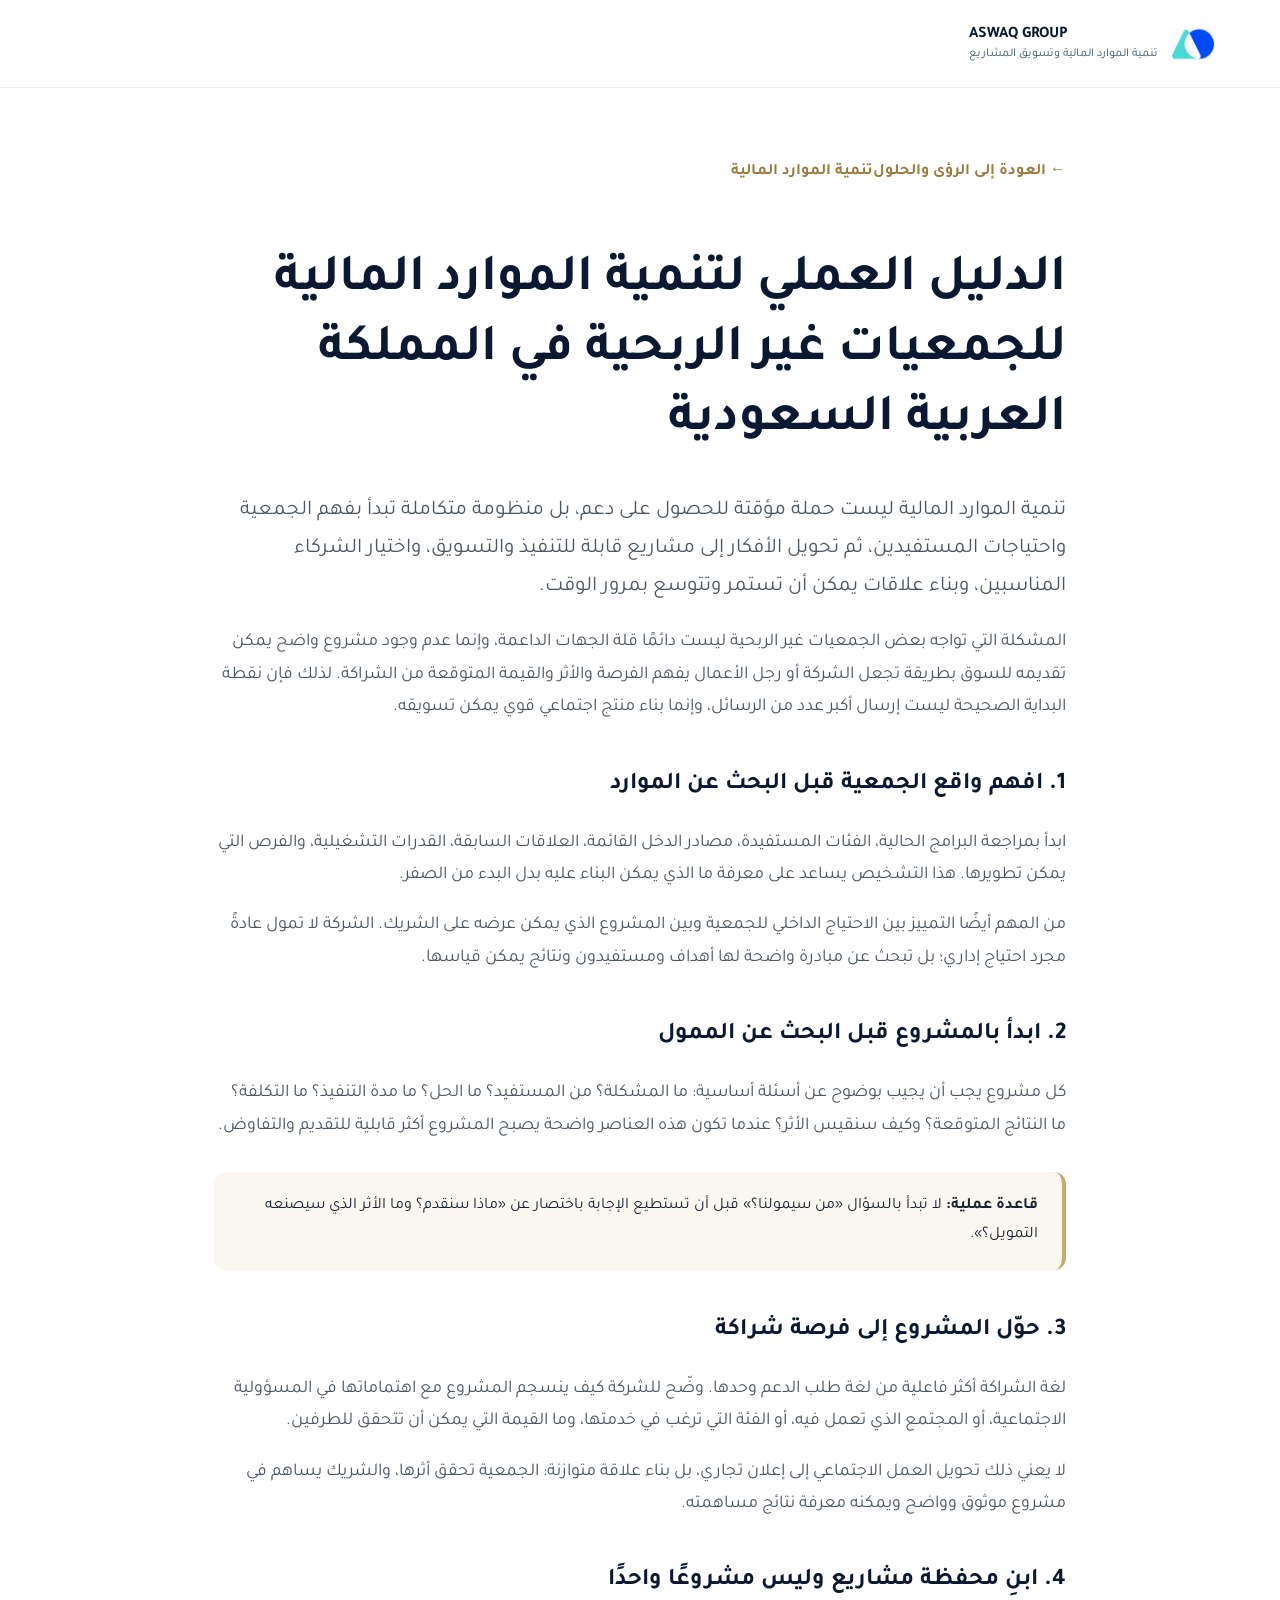
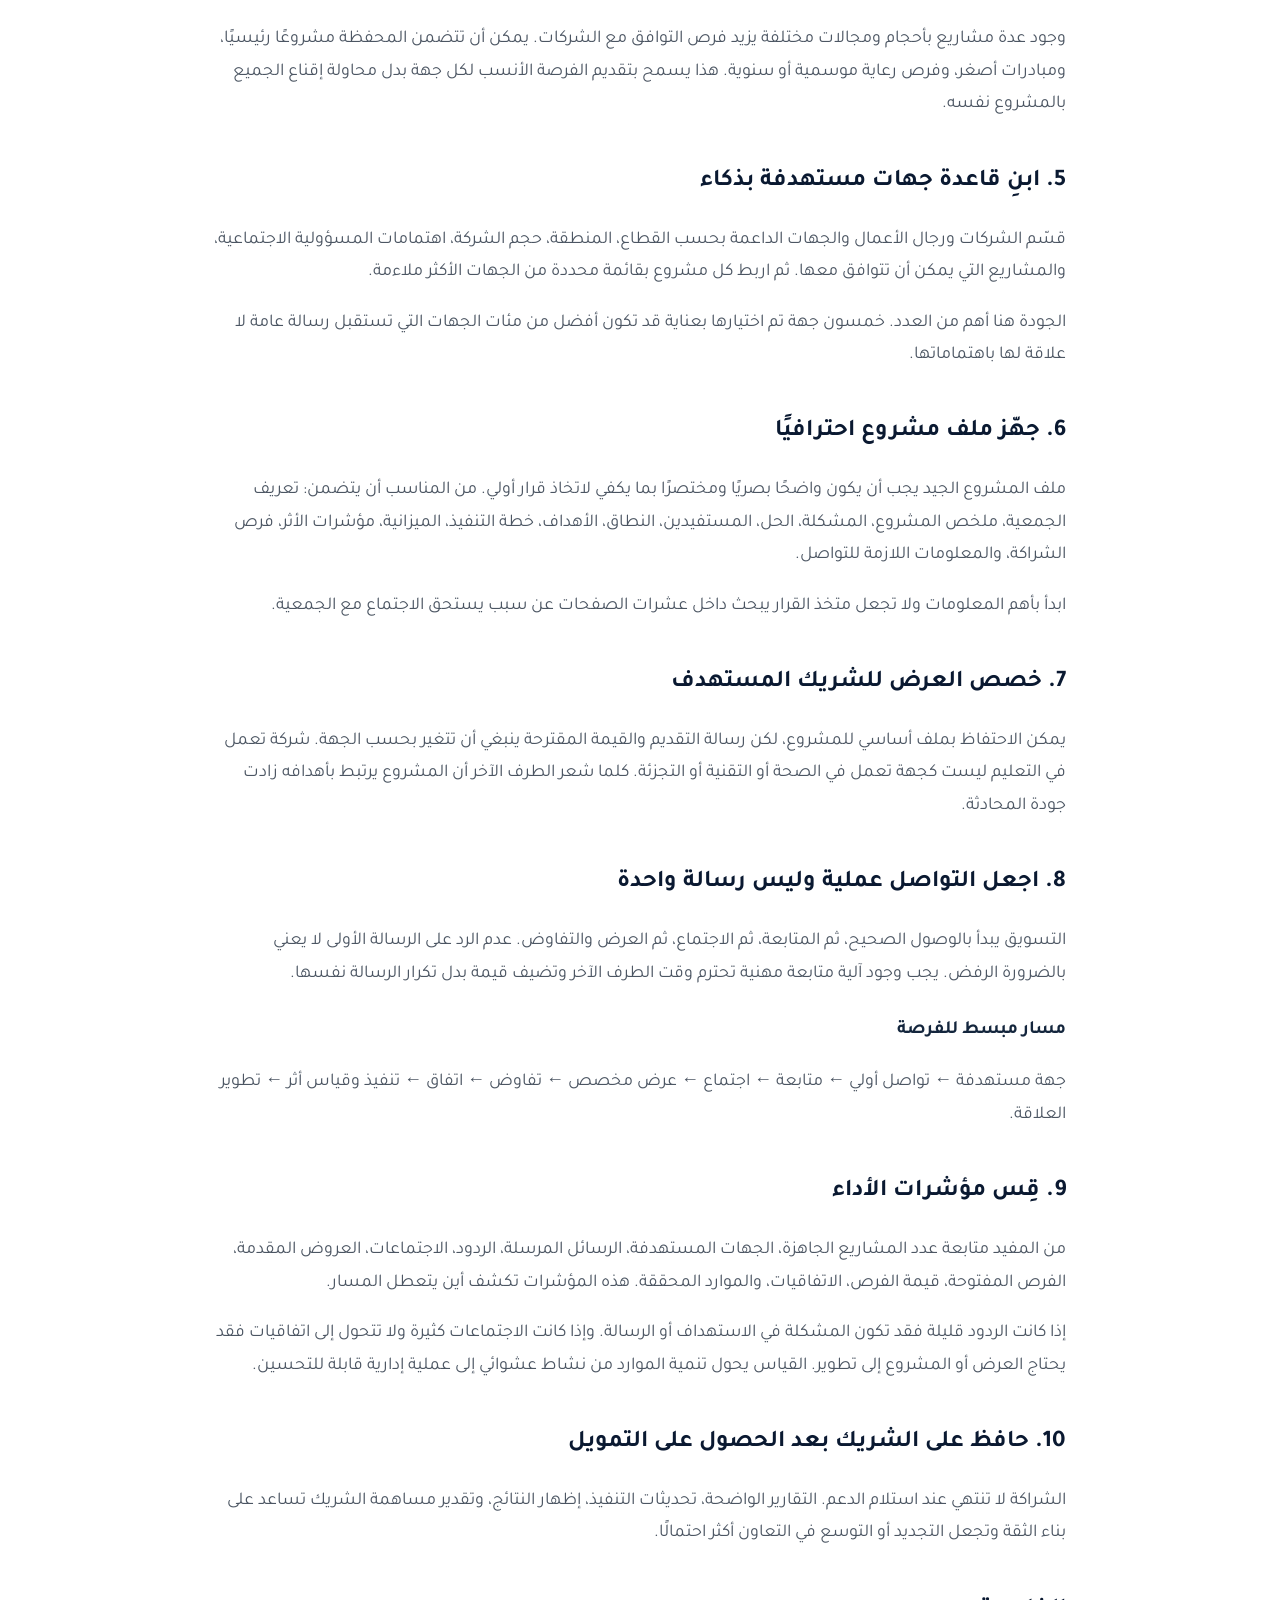
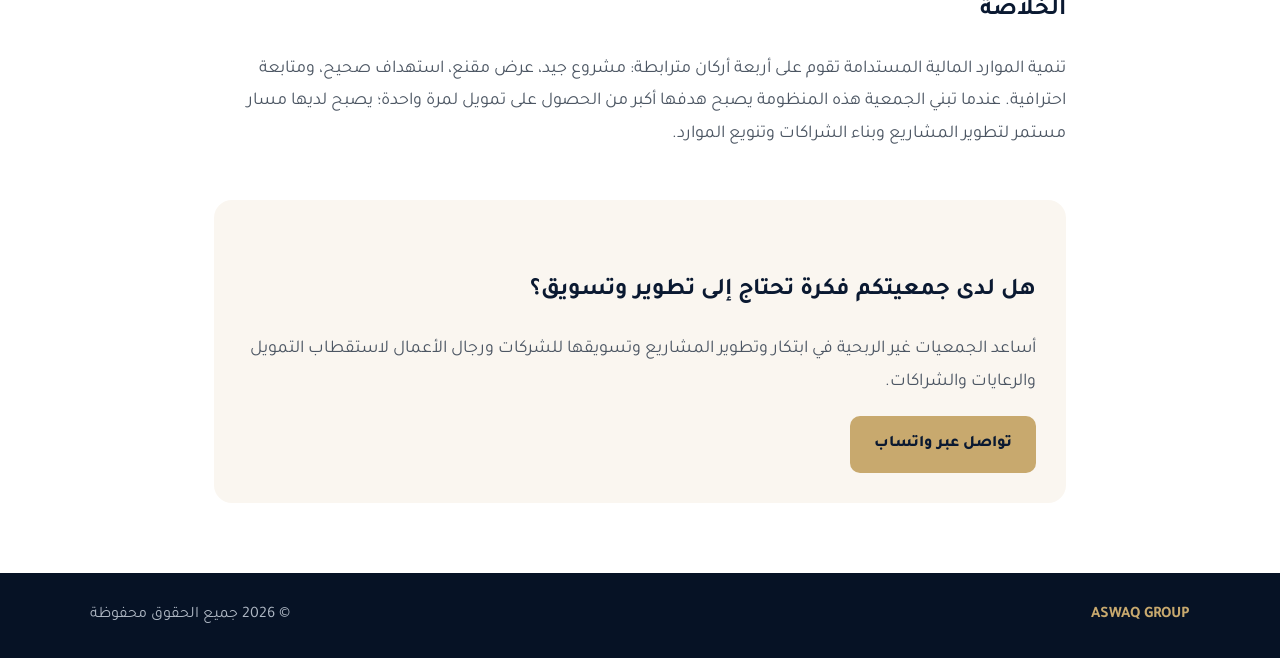
<file: article-resource-development.html>
<!doctype html><html lang="ar" dir="rtl"><head><meta charset="utf-8"><meta name="viewport" content="width=device-width,initial-scale=1"><title>الدليل العملي لتنمية الموارد المالية للجمعيات غير الربحية في المملكة العربية السعودية | ASWAQ GROUP</title><meta name="description" content="دليل عملي لبناء منظومة تنمية موارد مالية للجمعيات غير الربحية تبدأ بالمشاريع القابلة للتسويق وتنتهي بشراكات وموارد أكثر استدامة."><meta property="og:type" content="article"><meta property="og:locale" content="ar_SA"><meta property="og:site_name" content="ASWAQ GROUP"><meta property="og:title" content="الدليل العملي لتنمية الموارد المالية للجمعيات غير الربحية في المملكة العربية السعودية"><meta property="og:description" content="دليل عملي لبناء منظومة تنمية موارد مالية للجمعيات غير الربحية تبدأ بالمشاريع القابلة للتسويق وتنتهي بشراكات وموارد أكثر استدامة."><meta property="og:url" content="https://aswaq.group/article-resource-development.html"><meta name="twitter:card" content="summary"><meta name="twitter:title" content="الدليل العملي لتنمية الموارد المالية للجمعيات غير الربحية في المملكة العربية السعودية"><meta name="twitter:description" content="دليل عملي لبناء منظومة تنمية موارد مالية للجمعيات غير الربحية تبدأ بالمشاريع القابلة للتسويق وتنتهي بشراكات وموارد أكثر استدامة."><link rel="canonical" href="https://aswaq.group/article-resource-development.html"><link rel="icon" href="assets/aswaq-icon.png?v=projects" type="image/png"><link rel="stylesheet" href="styles.css?v=aswaq-2"><style>.article-page{max-width:900px;margin:auto;padding:70px 24px}.article-page h1{color:#0A1931;font-size:clamp(32px,5vw,52px);line-height:1.35}.article-page h2{color:#0A1931;margin-top:40px}.article-page h3{color:#14263D;margin-top:24px}.article-page p,.article-page li{font-size:18px;color:#4c5663}.article-page .back{display:inline-block;margin-bottom:25px;color:#9b7a3f;font-weight:700}.article-page .lead{font-size:21px}.article-page .note{background:#FAF6F0;border-right:4px solid #C8A96E;padding:20px 24px;margin:30px 0;border-radius:12px}.article-page .cta{margin-top:50px;padding:30px;background:#FAF6F0;border-radius:18px}</style></head><body><header class="nav"><a class="brand" href="index.html"><img class="brand-icon" src="assets/aswaq-icon.png?v=projects" width="46" height="46" alt=""><span class="brand-copy"><b dir="ltr">ASWAQ GROUP</b><small>تنمية الموارد المالية وتسويق المشاريع</small></span></a></header><main class="article-page"><a class="back" href="index.html#insights">← العودة إلى الرؤى والحلول</a><span class="eyebrow dark">تنمية الموارد المالية</span><h1>الدليل العملي لتنمية الموارد المالية للجمعيات غير الربحية في المملكة العربية السعودية</h1><p class="lead">تنمية الموارد المالية ليست حملة مؤقتة للحصول على دعم، بل منظومة متكاملة تبدأ بفهم الجمعية واحتياجات المستفيدين، ثم تحويل الأفكار إلى مشاريع قابلة للتنفيذ والتسويق، واختيار الشركاء المناسبين، وبناء علاقات يمكن أن تستمر وتتوسع بمرور الوقت.</p><p>المشكلة التي تواجه بعض الجمعيات غير الربحية ليست دائمًا قلة الجهات الداعمة، وإنما عدم وجود مشروع واضح يمكن تقديمه للسوق بطريقة تجعل الشركة أو رجل الأعمال يفهم الفرصة والأثر والقيمة المتوقعة من الشراكة. لذلك فإن نقطة البداية الصحيحة ليست إرسال أكبر عدد من الرسائل، وإنما بناء منتج اجتماعي قوي يمكن تسويقه.</p><h2>1. افهم واقع الجمعية قبل البحث عن الموارد</h2><p>ابدأ بمراجعة البرامج الحالية، الفئات المستفيدة، مصادر الدخل القائمة، العلاقات السابقة، القدرات التشغيلية، والفرص التي يمكن تطويرها. هذا التشخيص يساعد على معرفة ما الذي يمكن البناء عليه بدل البدء من الصفر.</p><p>من المهم أيضًا التمييز بين الاحتياج الداخلي للجمعية وبين المشروع الذي يمكن عرضه على الشريك. الشركة لا تمول عادةً مجرد احتياج إداري؛ بل تبحث عن مبادرة واضحة لها أهداف ومستفيدون ونتائج يمكن قياسها.</p><h2>2. ابدأ بالمشروع قبل البحث عن الممول</h2><p>كل مشروع يجب أن يجيب بوضوح عن أسئلة أساسية: ما المشكلة؟ من المستفيد؟ ما الحل؟ ما مدة التنفيذ؟ ما التكلفة؟ ما النتائج المتوقعة؟ وكيف سنقيس الأثر؟ عندما تكون هذه العناصر واضحة يصبح المشروع أكثر قابلية للتقديم والتفاوض.</p><div class="note"><strong>قاعدة عملية:</strong> لا تبدأ بالسؤال «من سيمولنا؟» قبل أن تستطيع الإجابة باختصار عن «ماذا سنقدم؟ وما الأثر الذي سيصنعه التمويل؟».</div><h2>3. حوّل المشروع إلى فرصة شراكة</h2><p>لغة الشراكة أكثر فاعلية من لغة طلب الدعم وحدها. وضّح للشركة كيف ينسجم المشروع مع اهتماماتها في المسؤولية الاجتماعية، أو المجتمع الذي تعمل فيه، أو الفئة التي ترغب في خدمتها، وما القيمة التي يمكن أن تتحقق للطرفين.</p><p>لا يعني ذلك تحويل العمل الاجتماعي إلى إعلان تجاري، بل بناء علاقة متوازنة: الجمعية تحقق أثرها، والشريك يساهم في مشروع موثوق وواضح ويمكنه معرفة نتائج مساهمته.</p><h2>4. ابنِ محفظة مشاريع وليس مشروعًا واحدًا</h2><p>وجود عدة مشاريع بأحجام ومجالات مختلفة يزيد فرص التوافق مع الشركات. يمكن أن تتضمن المحفظة مشروعًا رئيسيًا، ومبادرات أصغر، وفرص رعاية موسمية أو سنوية. هذا يسمح بتقديم الفرصة الأنسب لكل جهة بدل محاولة إقناع الجميع بالمشروع نفسه.</p><h2>5. ابنِ قاعدة جهات مستهدفة بذكاء</h2><p>قسّم الشركات ورجال الأعمال والجهات الداعمة بحسب القطاع، المنطقة، حجم الشركة، اهتمامات المسؤولية الاجتماعية، والمشاريع التي يمكن أن تتوافق معها. ثم اربط كل مشروع بقائمة محددة من الجهات الأكثر ملاءمة.</p><p>الجودة هنا أهم من العدد. خمسون جهة تم اختيارها بعناية قد تكون أفضل من مئات الجهات التي تستقبل رسالة عامة لا علاقة لها باهتماماتها.</p><h2>6. جهّز ملف مشروع احترافيًا</h2><p>ملف المشروع الجيد يجب أن يكون واضحًا بصريًا ومختصرًا بما يكفي لاتخاذ قرار أولي. من المناسب أن يتضمن: تعريف الجمعية، ملخص المشروع، المشكلة، الحل، المستفيدين، النطاق، الأهداف، خطة التنفيذ، الميزانية، مؤشرات الأثر، فرص الشراكة، والمعلومات اللازمة للتواصل.</p><p>ابدأ بأهم المعلومات ولا تجعل متخذ القرار يبحث داخل عشرات الصفحات عن سبب يستحق الاجتماع مع الجمعية.</p><h2>7. خصص العرض للشريك المستهدف</h2><p>يمكن الاحتفاظ بملف أساسي للمشروع، لكن رسالة التقديم والقيمة المقترحة ينبغي أن تتغير بحسب الجهة. شركة تعمل في التعليم ليست كجهة تعمل في الصحة أو التقنية أو التجزئة. كلما شعر الطرف الآخر أن المشروع يرتبط بأهدافه زادت جودة المحادثة.</p><h2>8. اجعل التواصل عملية وليس رسالة واحدة</h2><p>التسويق يبدأ بالوصول الصحيح، ثم المتابعة، ثم الاجتماع، ثم العرض والتفاوض. عدم الرد على الرسالة الأولى لا يعني بالضرورة الرفض. يجب وجود آلية متابعة مهنية تحترم وقت الطرف الآخر وتضيف قيمة بدل تكرار الرسالة نفسها.</p><h3>مسار مبسط للفرصة</h3><p>جهة مستهدفة ← تواصل أولي ← متابعة ← اجتماع ← عرض مخصص ← تفاوض ← اتفاق ← تنفيذ وقياس أثر ← تطوير العلاقة.</p><h2>9. قِس مؤشرات الأداء</h2><p>من المفيد متابعة عدد المشاريع الجاهزة، الجهات المستهدفة، الرسائل المرسلة، الردود، الاجتماعات، العروض المقدمة، الفرص المفتوحة، قيمة الفرص، الاتفاقيات، والموارد المحققة. هذه المؤشرات تكشف أين يتعطل المسار.</p><p>إذا كانت الردود قليلة فقد تكون المشكلة في الاستهداف أو الرسالة. وإذا كانت الاجتماعات كثيرة ولا تتحول إلى اتفاقيات فقد يحتاج العرض أو المشروع إلى تطوير. القياس يحول تنمية الموارد من نشاط عشوائي إلى عملية إدارية قابلة للتحسين.</p><h2>10. حافظ على الشريك بعد الحصول على التمويل</h2><p>الشراكة لا تنتهي عند استلام الدعم. التقارير الواضحة، تحديثات التنفيذ، إظهار النتائج، وتقدير مساهمة الشريك تساعد على بناء الثقة وتجعل التجديد أو التوسع في التعاون أكثر احتمالًا.</p><h2>الخلاصة</h2><p>تنمية الموارد المالية المستدامة تقوم على أربعة أركان مترابطة: مشروع جيد، عرض مقنع، استهداف صحيح، ومتابعة احترافية. عندما تبني الجمعية هذه المنظومة يصبح هدفها أكبر من الحصول على تمويل لمرة واحدة؛ يصبح لديها مسار مستمر لتطوير المشاريع وبناء الشراكات وتنويع الموارد.</p><div class="cta"><h2>هل لدى جمعيتكم فكرة تحتاج إلى تطوير وتسويق؟</h2><p>أساعد الجمعيات غير الربحية في ابتكار وتطوير المشاريع وتسويقها للشركات ورجال الأعمال لاستقطاب التمويل والرعايات والشراكات.</p><a class="btn" href="https://wa.me/966551157297">تواصل عبر واتساب</a></div></main><footer><b>ASWAQ GROUP</b><span>© 2026 جميع الحقوق محفوظة</span></footer></body></html>
</file>
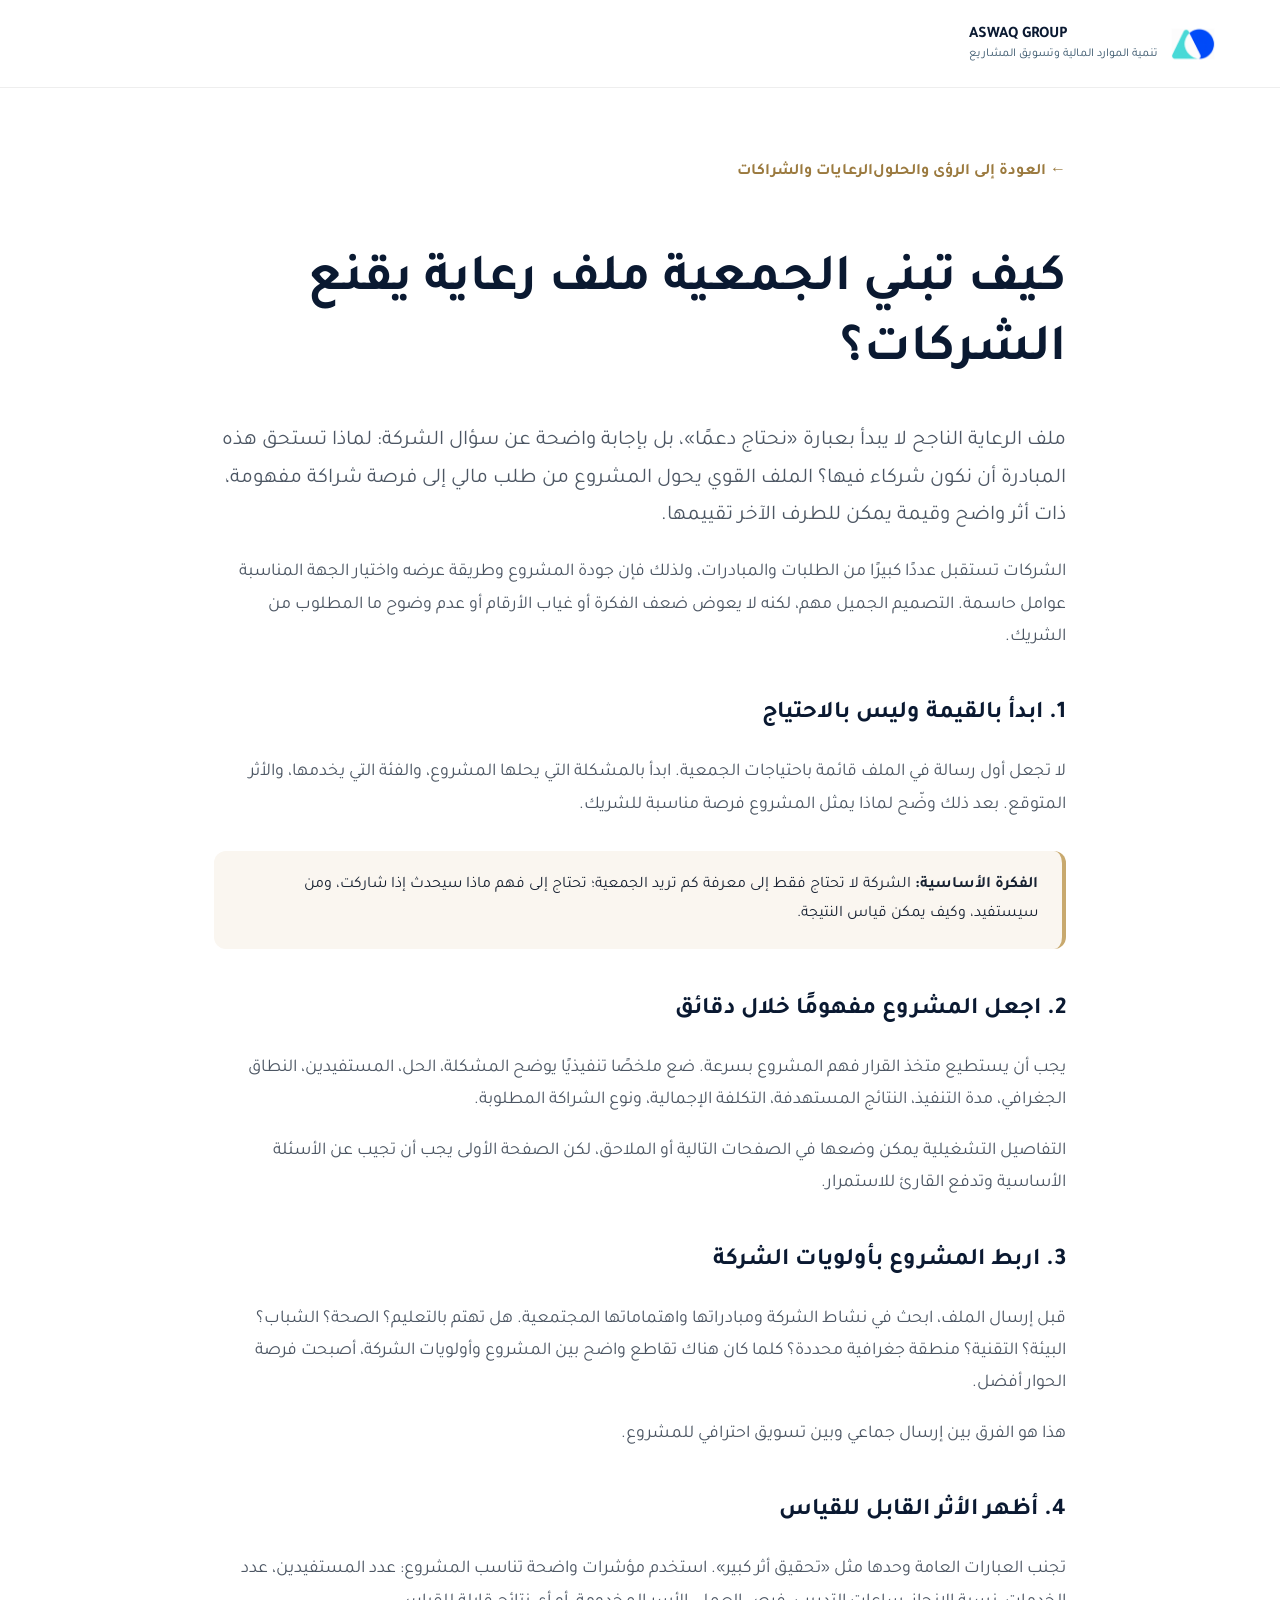
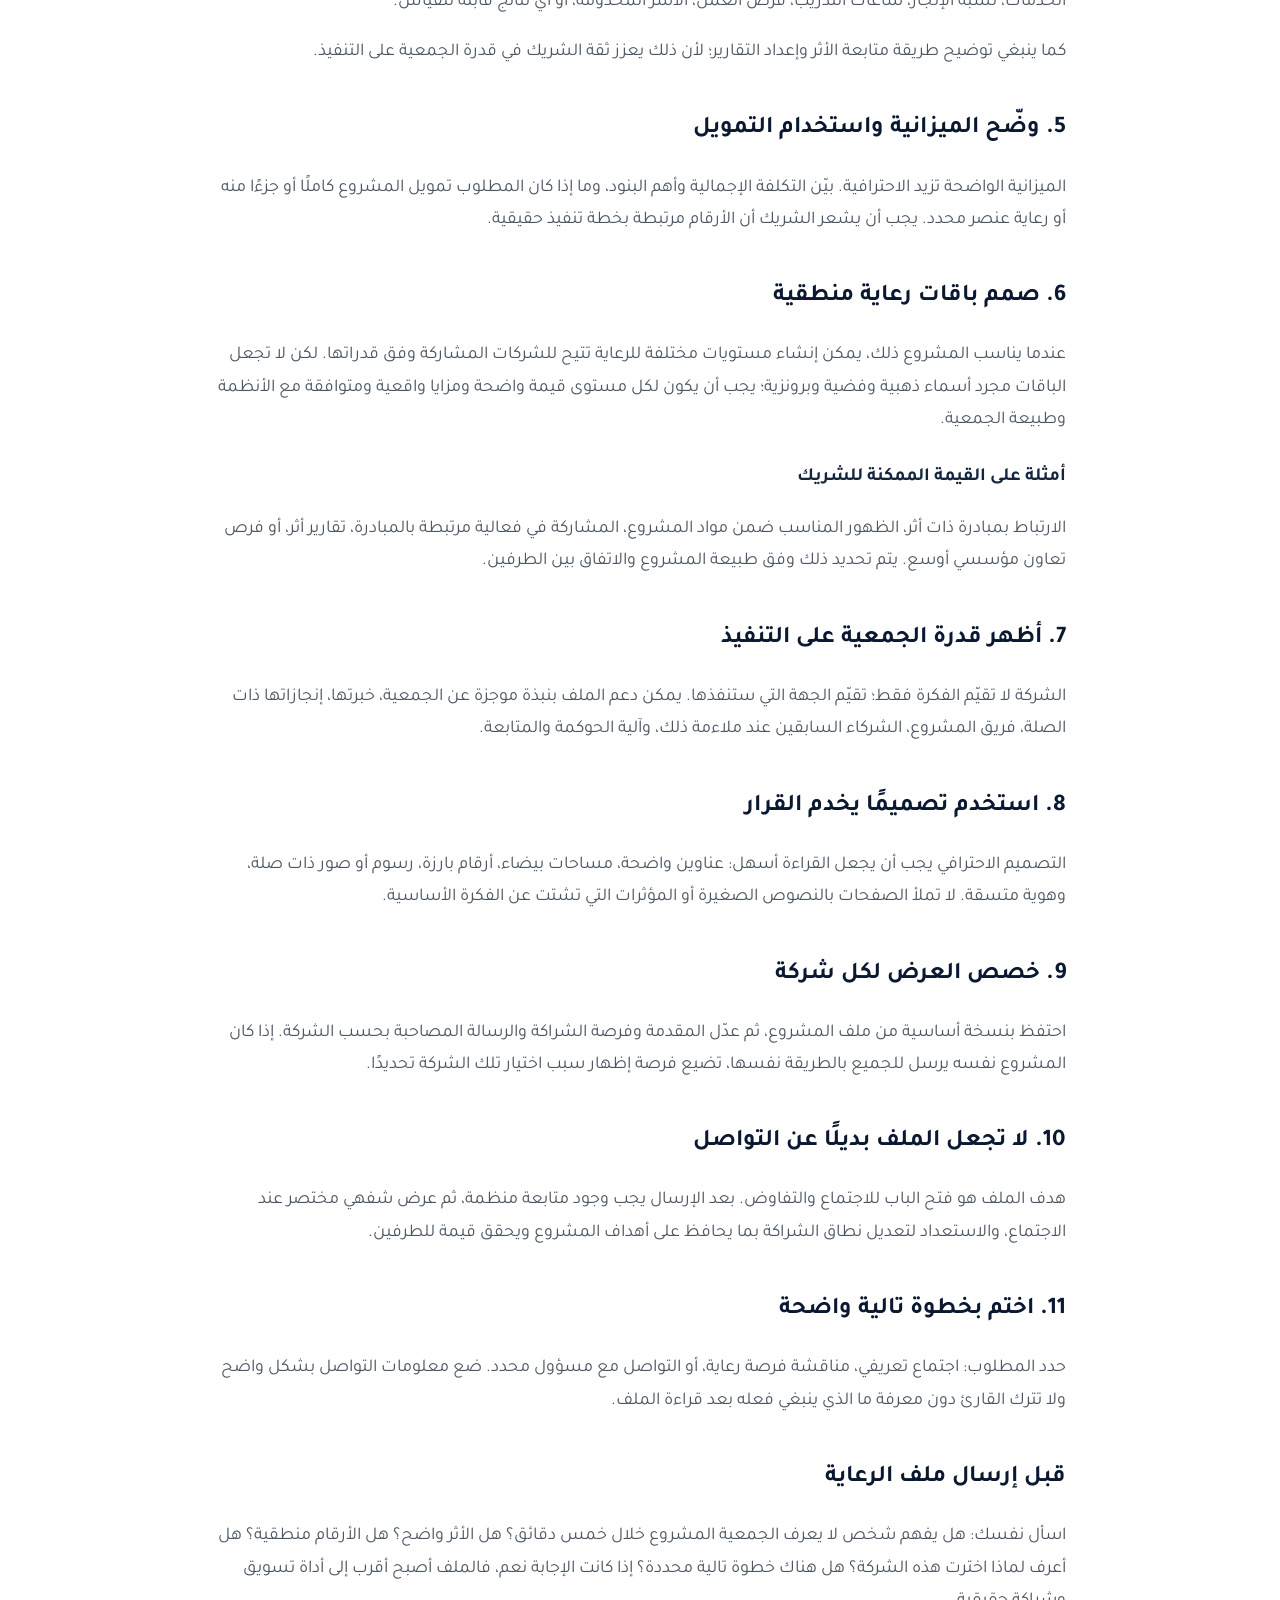
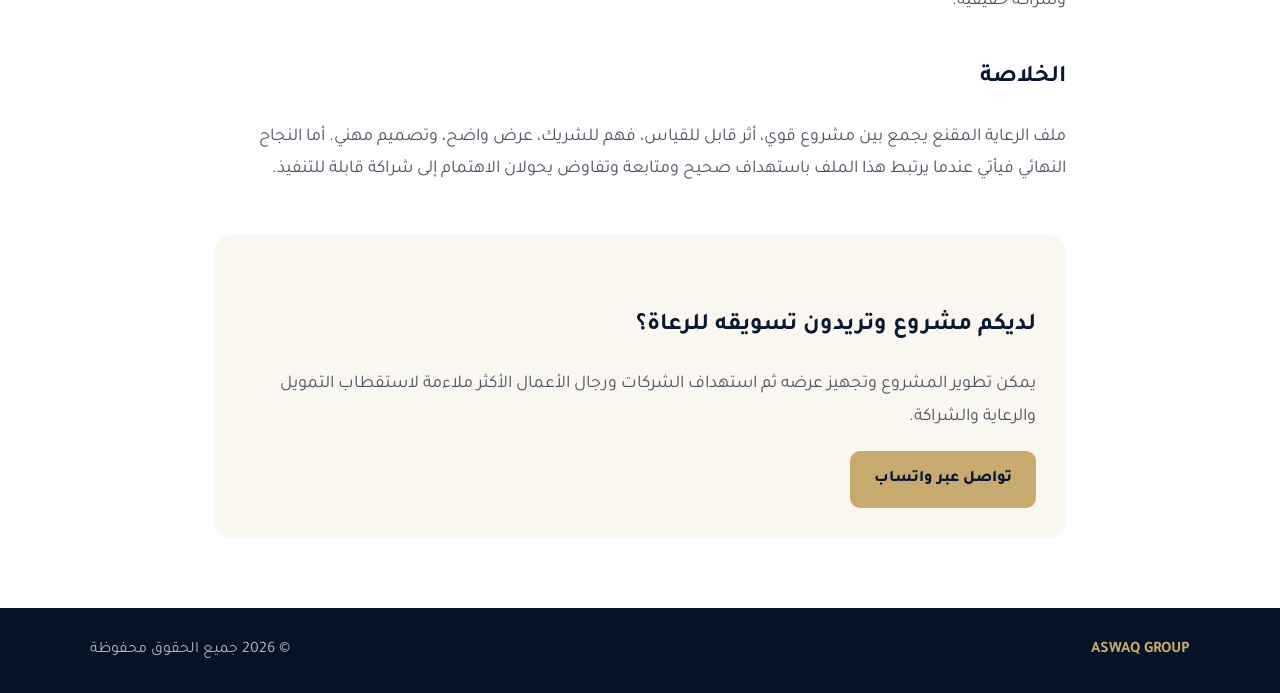
<file: article-sponsorship.html>
<!doctype html><html lang="ar" dir="rtl"><head><meta charset="utf-8"><meta name="viewport" content="width=device-width,initial-scale=1"><title>كيف تبني الجمعية ملف رعاية يقنع الشركات؟ | ASWAQ GROUP</title><meta name="description" content="دليل عملي لإعداد ملف رعاية احترافي يساعد الجمعيات غير الربحية على تقديم مشاريعها للشركات وبناء فرص شراكة أكثر إقناعًا."><link rel="icon" href="assets/aswaq-icon.png?v=projects" type="image/png"><link rel="stylesheet" href="styles.css?v=aswaq-2"><style>.article-page{max-width:900px;margin:auto;padding:70px 24px}.article-page h1{color:#0A1931;font-size:clamp(32px,5vw,52px);line-height:1.35}.article-page h2{color:#0A1931;margin-top:40px}.article-page h3{color:#14263D;margin-top:24px}.article-page p,.article-page li{font-size:18px;color:#4c5663}.article-page .back{display:inline-block;margin-bottom:25px;color:#9b7a3f;font-weight:700}.article-page .lead{font-size:21px}.article-page .note{background:#FAF6F0;border-right:4px solid #C8A96E;padding:20px 24px;margin:30px 0;border-radius:12px}.article-page .cta{margin-top:50px;padding:30px;background:#FAF6F0;border-radius:18px}</style></head><body><header class="nav"><a class="brand" href="index.html"><img class="brand-icon" src="assets/aswaq-icon.png?v=projects" width="46" height="46" alt=""><span class="brand-copy"><b dir="ltr">ASWAQ GROUP</b><small>تنمية الموارد المالية وتسويق المشاريع</small></span></a></header><main class="article-page"><a class="back" href="index.html#insights">← العودة إلى الرؤى والحلول</a><span class="eyebrow dark">الرعايات والشراكات</span><h1>كيف تبني الجمعية ملف رعاية يقنع الشركات؟</h1><p class="lead">ملف الرعاية الناجح لا يبدأ بعبارة «نحتاج دعمًا»، بل بإجابة واضحة عن سؤال الشركة: لماذا تستحق هذه المبادرة أن نكون شركاء فيها؟ الملف القوي يحول المشروع من طلب مالي إلى فرصة شراكة مفهومة، ذات أثر واضح وقيمة يمكن للطرف الآخر تقييمها.</p><p>الشركات تستقبل عددًا كبيرًا من الطلبات والمبادرات، ولذلك فإن جودة المشروع وطريقة عرضه واختيار الجهة المناسبة عوامل حاسمة. التصميم الجميل مهم، لكنه لا يعوض ضعف الفكرة أو غياب الأرقام أو عدم وضوح ما المطلوب من الشريك.</p><h2>1. ابدأ بالقيمة وليس بالاحتياج</h2><p>لا تجعل أول رسالة في الملف قائمة باحتياجات الجمعية. ابدأ بالمشكلة التي يحلها المشروع، والفئة التي يخدمها، والأثر المتوقع. بعد ذلك وضّح لماذا يمثل المشروع فرصة مناسبة للشريك.</p><div class="note"><strong>الفكرة الأساسية:</strong> الشركة لا تحتاج فقط إلى معرفة كم تريد الجمعية؛ تحتاج إلى فهم ماذا سيحدث إذا شاركت، ومن سيستفيد، وكيف يمكن قياس النتيجة.</div><h2>2. اجعل المشروع مفهومًا خلال دقائق</h2><p>يجب أن يستطيع متخذ القرار فهم المشروع بسرعة. ضع ملخصًا تنفيذيًا يوضح المشكلة، الحل، المستفيدين، النطاق الجغرافي، مدة التنفيذ، النتائج المستهدفة، التكلفة الإجمالية، ونوع الشراكة المطلوبة.</p><p>التفاصيل التشغيلية يمكن وضعها في الصفحات التالية أو الملاحق، لكن الصفحة الأولى يجب أن تجيب عن الأسئلة الأساسية وتدفع القارئ للاستمرار.</p><h2>3. اربط المشروع بأولويات الشركة</h2><p>قبل إرسال الملف، ابحث في نشاط الشركة ومبادراتها واهتماماتها المجتمعية. هل تهتم بالتعليم؟ الصحة؟ الشباب؟ البيئة؟ التقنية؟ منطقة جغرافية محددة؟ كلما كان هناك تقاطع واضح بين المشروع وأولويات الشركة، أصبحت فرصة الحوار أفضل.</p><p>هذا هو الفرق بين إرسال جماعي وبين تسويق احترافي للمشروع.</p><h2>4. أظهر الأثر القابل للقياس</h2><p>تجنب العبارات العامة وحدها مثل «تحقيق أثر كبير». استخدم مؤشرات واضحة تناسب المشروع: عدد المستفيدين، عدد الخدمات، نسبة الإنجاز، ساعات التدريب، فرص العمل، الأسر المخدومة، أو أي نتائج قابلة للقياس.</p><p>كما ينبغي توضيح طريقة متابعة الأثر وإعداد التقارير؛ لأن ذلك يعزز ثقة الشريك في قدرة الجمعية على التنفيذ.</p><h2>5. وضّح الميزانية واستخدام التمويل</h2><p>الميزانية الواضحة تزيد الاحترافية. بيّن التكلفة الإجمالية وأهم البنود، وما إذا كان المطلوب تمويل المشروع كاملًا أو جزءًا منه أو رعاية عنصر محدد. يجب أن يشعر الشريك أن الأرقام مرتبطة بخطة تنفيذ حقيقية.</p><h2>6. صمم باقات رعاية منطقية</h2><p>عندما يناسب المشروع ذلك، يمكن إنشاء مستويات مختلفة للرعاية تتيح للشركات المشاركة وفق قدراتها. لكن لا تجعل الباقات مجرد أسماء ذهبية وفضية وبرونزية؛ يجب أن يكون لكل مستوى قيمة واضحة ومزايا واقعية ومتوافقة مع الأنظمة وطبيعة الجمعية.</p><h3>أمثلة على القيمة الممكنة للشريك</h3><p>الارتباط بمبادرة ذات أثر، الظهور المناسب ضمن مواد المشروع، المشاركة في فعالية مرتبطة بالمبادرة، تقارير أثر، أو فرص تعاون مؤسسي أوسع. يتم تحديد ذلك وفق طبيعة المشروع والاتفاق بين الطرفين.</p><h2>7. أظهر قدرة الجمعية على التنفيذ</h2><p>الشركة لا تقيّم الفكرة فقط؛ تقيّم الجهة التي ستنفذها. يمكن دعم الملف بنبذة موجزة عن الجمعية، خبرتها، إنجازاتها ذات الصلة، فريق المشروع، الشركاء السابقين عند ملاءمة ذلك، وآلية الحوكمة والمتابعة.</p><h2>8. استخدم تصميمًا يخدم القرار</h2><p>التصميم الاحترافي يجب أن يجعل القراءة أسهل: عناوين واضحة، مساحات بيضاء، أرقام بارزة، رسوم أو صور ذات صلة، وهوية متسقة. لا تملأ الصفحات بالنصوص الصغيرة أو المؤثرات التي تشتت عن الفكرة الأساسية.</p><h2>9. خصص العرض لكل شركة</h2><p>احتفظ بنسخة أساسية من ملف المشروع، ثم عدّل المقدمة وفرصة الشراكة والرسالة المصاحبة بحسب الشركة. إذا كان المشروع نفسه يرسل للجميع بالطريقة نفسها، تضيع فرصة إظهار سبب اختيار تلك الشركة تحديدًا.</p><h2>10. لا تجعل الملف بديلًا عن التواصل</h2><p>هدف الملف هو فتح الباب للاجتماع والتفاوض. بعد الإرسال يجب وجود متابعة منظمة، ثم عرض شفهي مختصر عند الاجتماع، والاستعداد لتعديل نطاق الشراكة بما يحافظ على أهداف المشروع ويحقق قيمة للطرفين.</p><h2>11. اختم بخطوة تالية واضحة</h2><p>حدد المطلوب: اجتماع تعريفي، مناقشة فرصة رعاية، أو التواصل مع مسؤول محدد. ضع معلومات التواصل بشكل واضح ولا تترك القارئ دون معرفة ما الذي ينبغي فعله بعد قراءة الملف.</p><h2>قبل إرسال ملف الرعاية</h2><p>اسأل نفسك: هل يفهم شخص لا يعرف الجمعية المشروع خلال خمس دقائق؟ هل الأثر واضح؟ هل الأرقام منطقية؟ هل أعرف لماذا اخترت هذه الشركة؟ هل هناك خطوة تالية محددة؟ إذا كانت الإجابة نعم، فالملف أصبح أقرب إلى أداة تسويق وشراكة حقيقية.</p><h2>الخلاصة</h2><p>ملف الرعاية المقنع يجمع بين مشروع قوي، أثر قابل للقياس، فهم للشريك، عرض واضح، وتصميم مهني. أما النجاح النهائي فيأتي عندما يرتبط هذا الملف باستهداف صحيح ومتابعة وتفاوض يحولان الاهتمام إلى شراكة قابلة للتنفيذ.</p><div class="cta"><h2>لديكم مشروع وتريدون تسويقه للرعاة؟</h2><p>يمكن تطوير المشروع وتجهيز عرضه ثم استهداف الشركات ورجال الأعمال الأكثر ملاءمة لاستقطاب التمويل والرعاية والشراكة.</p><a class="btn" href="https://wa.me/966551157297">تواصل عبر واتساب</a></div></main><footer><b>ASWAQ GROUP</b><span>© 2026 جميع الحقوق محفوظة</span></footer></body></html>
</file>
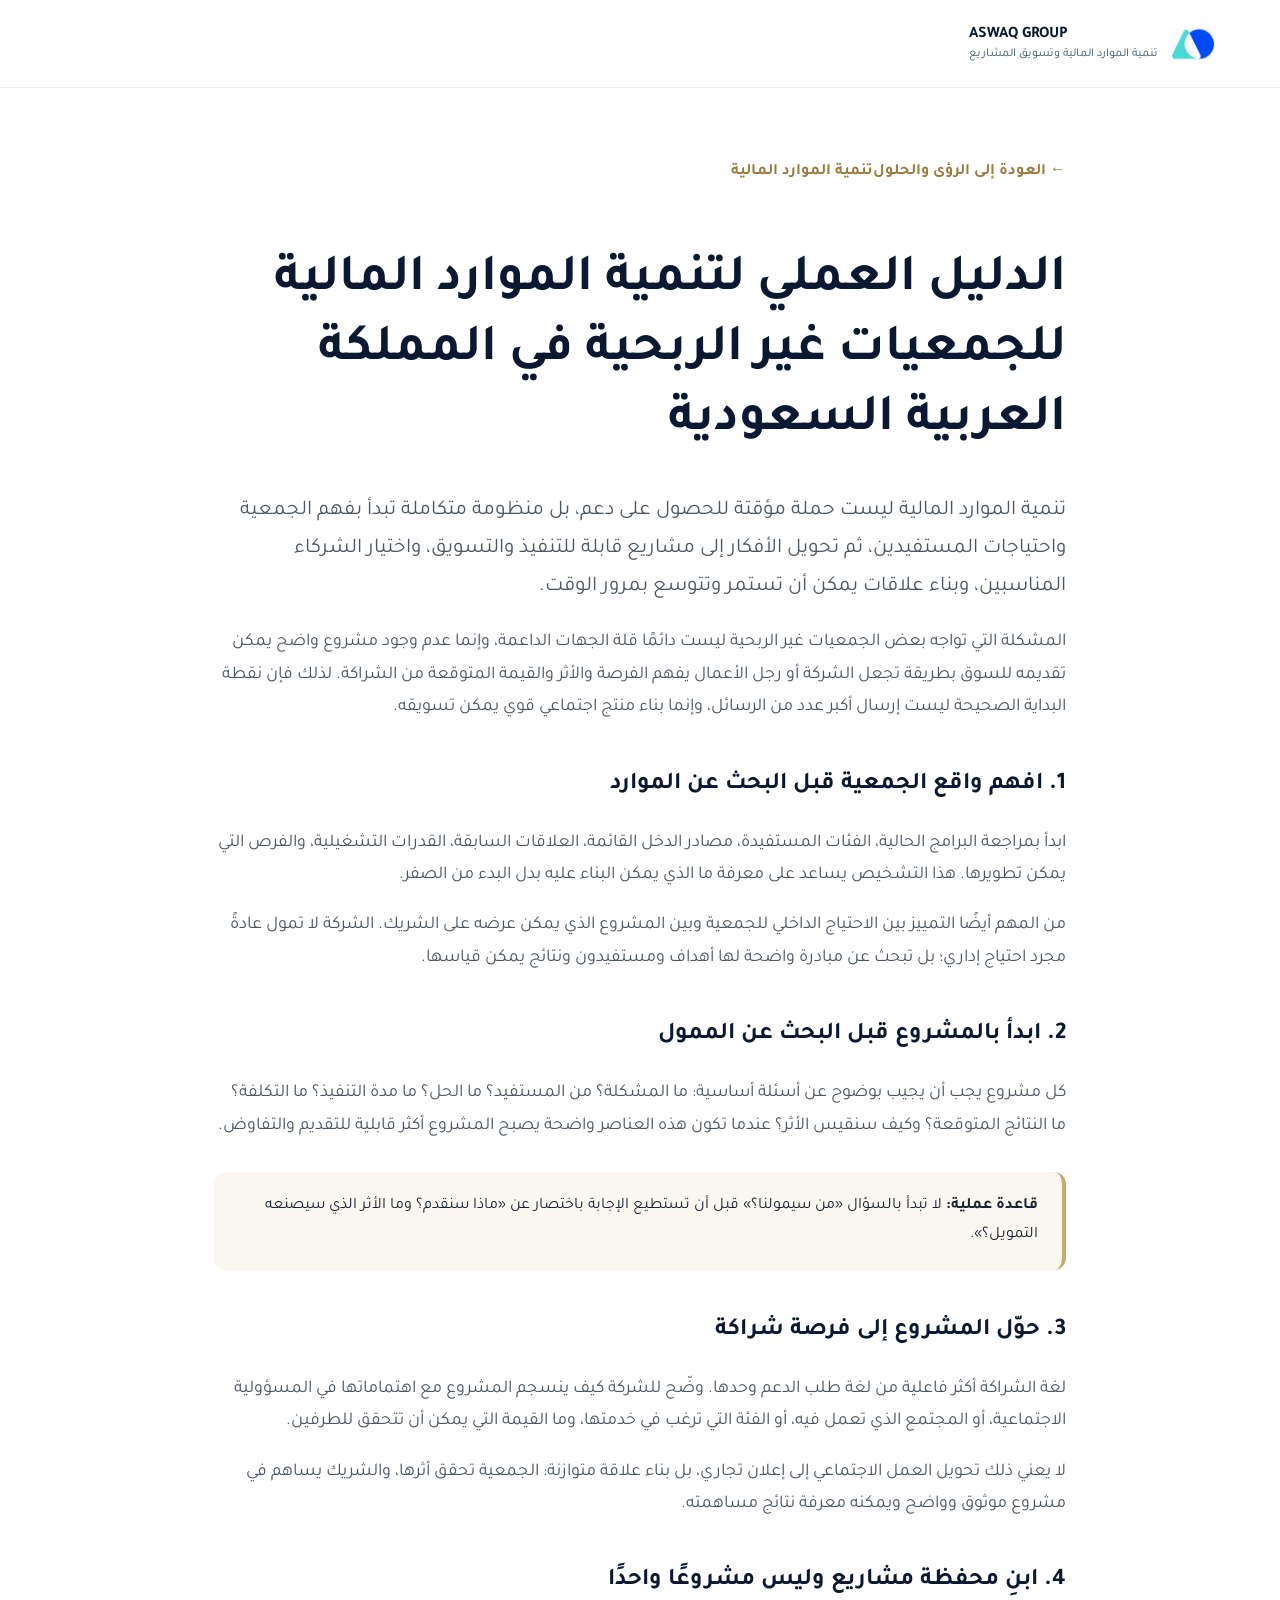
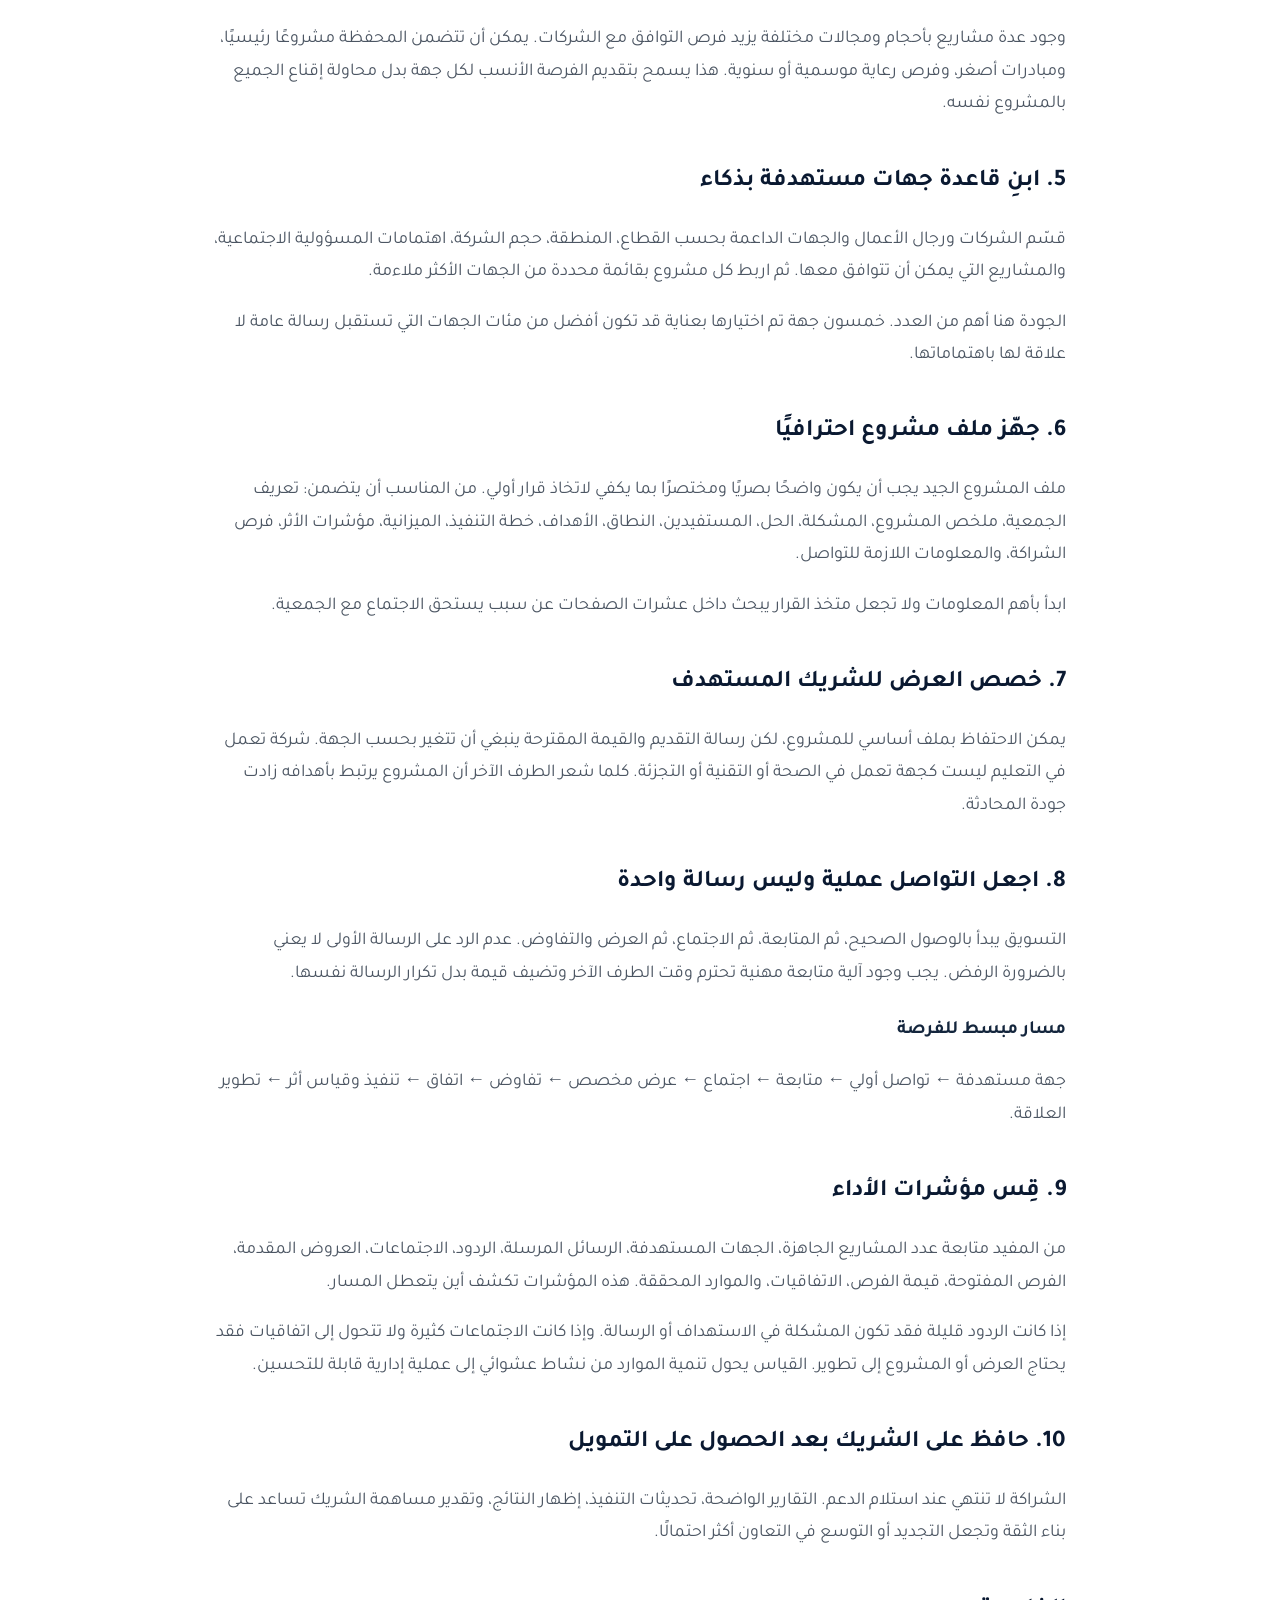
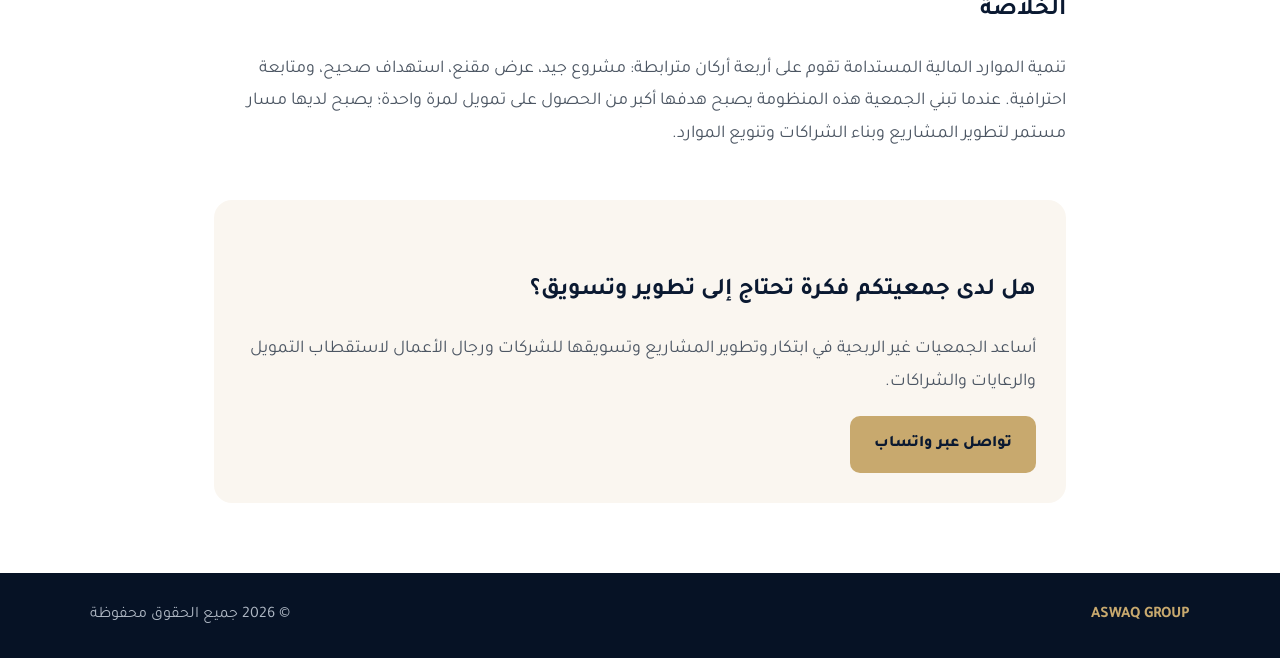
<file: financial-resources-guide.html>
<!doctype html><html lang="ar" dir="rtl"><head><meta charset="utf-8"><meta name="viewport" content="width=device-width,initial-scale=1"><title>الدليل العملي لتنمية الموارد المالية للجمعيات غير الربحية في المملكة العربية السعودية | ASWAQ GROUP</title><meta name="description" content="دليل عملي لبناء منظومة تنمية موارد مالية للجمعيات غير الربحية تبدأ بالمشاريع القابلة للتسويق وتنتهي بشراكات وموارد أكثر استدامة."><meta property="og:type" content="article"><meta property="og:locale" content="ar_SA"><meta property="og:site_name" content="ASWAQ GROUP"><meta property="og:title" content="الدليل العملي لتنمية الموارد المالية للجمعيات غير الربحية في المملكة العربية السعودية"><meta property="og:description" content="دليل عملي لبناء منظومة تنمية موارد مالية للجمعيات غير الربحية تبدأ بالمشاريع القابلة للتسويق وتنتهي بشراكات وموارد أكثر استدامة."><meta property="og:url" content="https://aswaq.group/financial-resources-guide.html"><meta name="twitter:card" content="summary"><meta name="twitter:title" content="الدليل العملي لتنمية الموارد المالية للجمعيات غير الربحية في المملكة العربية السعودية"><meta name="twitter:description" content="دليل عملي لبناء منظومة تنمية موارد مالية للجمعيات غير الربحية تبدأ بالمشاريع القابلة للتسويق وتنتهي بشراكات وموارد أكثر استدامة."><link rel="canonical" href="https://aswaq.group/financial-resources-guide.html"><link rel="icon" href="assets/aswaq-icon.png?v=projects" type="image/png"><link rel="stylesheet" href="styles.css?v=aswaq-2"><style>.article-page{max-width:900px;margin:auto;padding:70px 24px}.article-page h1{color:#0A1931;font-size:clamp(32px,5vw,52px);line-height:1.35}.article-page h2{color:#0A1931;margin-top:40px}.article-page h3{color:#14263D;margin-top:24px}.article-page p,.article-page li{font-size:18px;color:#4c5663}.article-page .back{display:inline-block;margin-bottom:25px;color:#9b7a3f;font-weight:700}.article-page .lead{font-size:21px}.article-page .note{background:#FAF6F0;border-right:4px solid #C8A96E;padding:20px 24px;margin:30px 0;border-radius:12px}.article-page .cta{margin-top:50px;padding:30px;background:#FAF6F0;border-radius:18px}</style></head><body><header class="nav"><a class="brand" href="index.html"><img class="brand-icon" src="assets/aswaq-icon.png?v=projects" width="46" height="46" alt=""><span class="brand-copy"><b dir="ltr">ASWAQ GROUP</b><small>تنمية الموارد المالية وتسويق المشاريع</small></span></a></header><main class="article-page"><a class="back" href="index.html#insights">← العودة إلى الرؤى والحلول</a><span class="eyebrow dark">تنمية الموارد المالية</span><h1>الدليل العملي لتنمية الموارد المالية للجمعيات غير الربحية في المملكة العربية السعودية</h1><p class="lead">تنمية الموارد المالية ليست حملة مؤقتة للحصول على دعم، بل منظومة متكاملة تبدأ بفهم الجمعية واحتياجات المستفيدين، ثم تحويل الأفكار إلى مشاريع قابلة للتنفيذ والتسويق، واختيار الشركاء المناسبين، وبناء علاقات يمكن أن تستمر وتتوسع بمرور الوقت.</p><p>المشكلة التي تواجه بعض الجمعيات غير الربحية ليست دائمًا قلة الجهات الداعمة، وإنما عدم وجود مشروع واضح يمكن تقديمه للسوق بطريقة تجعل الشركة أو رجل الأعمال يفهم الفرصة والأثر والقيمة المتوقعة من الشراكة. لذلك فإن نقطة البداية الصحيحة ليست إرسال أكبر عدد من الرسائل، وإنما بناء منتج اجتماعي قوي يمكن تسويقه.</p><h2>1. افهم واقع الجمعية قبل البحث عن الموارد</h2><p>ابدأ بمراجعة البرامج الحالية، الفئات المستفيدة، مصادر الدخل القائمة، العلاقات السابقة، القدرات التشغيلية، والفرص التي يمكن تطويرها. هذا التشخيص يساعد على معرفة ما الذي يمكن البناء عليه بدل البدء من الصفر.</p><p>من المهم أيضًا التمييز بين الاحتياج الداخلي للجمعية وبين المشروع الذي يمكن عرضه على الشريك. الشركة لا تمول عادةً مجرد احتياج إداري؛ بل تبحث عن مبادرة واضحة لها أهداف ومستفيدون ونتائج يمكن قياسها.</p><h2>2. ابدأ بالمشروع قبل البحث عن الممول</h2><p>كل مشروع يجب أن يجيب بوضوح عن أسئلة أساسية: ما المشكلة؟ من المستفيد؟ ما الحل؟ ما مدة التنفيذ؟ ما التكلفة؟ ما النتائج المتوقعة؟ وكيف سنقيس الأثر؟ عندما تكون هذه العناصر واضحة يصبح المشروع أكثر قابلية للتقديم والتفاوض.</p><div class="note"><strong>قاعدة عملية:</strong> لا تبدأ بالسؤال «من سيمولنا؟» قبل أن تستطيع الإجابة باختصار عن «ماذا سنقدم؟ وما الأثر الذي سيصنعه التمويل؟».</div><h2>3. حوّل المشروع إلى فرصة شراكة</h2><p>لغة الشراكة أكثر فاعلية من لغة طلب الدعم وحدها. وضّح للشركة كيف ينسجم المشروع مع اهتماماتها في المسؤولية الاجتماعية، أو المجتمع الذي تعمل فيه، أو الفئة التي ترغب في خدمتها، وما القيمة التي يمكن أن تتحقق للطرفين.</p><p>لا يعني ذلك تحويل العمل الاجتماعي إلى إعلان تجاري، بل بناء علاقة متوازنة: الجمعية تحقق أثرها، والشريك يساهم في مشروع موثوق وواضح ويمكنه معرفة نتائج مساهمته.</p><h2>4. ابنِ محفظة مشاريع وليس مشروعًا واحدًا</h2><p>وجود عدة مشاريع بأحجام ومجالات مختلفة يزيد فرص التوافق مع الشركات. يمكن أن تتضمن المحفظة مشروعًا رئيسيًا، ومبادرات أصغر، وفرص رعاية موسمية أو سنوية. هذا يسمح بتقديم الفرصة الأنسب لكل جهة بدل محاولة إقناع الجميع بالمشروع نفسه.</p><h2>5. ابنِ قاعدة جهات مستهدفة بذكاء</h2><p>قسّم الشركات ورجال الأعمال والجهات الداعمة بحسب القطاع، المنطقة، حجم الشركة، اهتمامات المسؤولية الاجتماعية، والمشاريع التي يمكن أن تتوافق معها. ثم اربط كل مشروع بقائمة محددة من الجهات الأكثر ملاءمة.</p><p>الجودة هنا أهم من العدد. خمسون جهة تم اختيارها بعناية قد تكون أفضل من مئات الجهات التي تستقبل رسالة عامة لا علاقة لها باهتماماتها.</p><h2>6. جهّز ملف مشروع احترافيًا</h2><p>ملف المشروع الجيد يجب أن يكون واضحًا بصريًا ومختصرًا بما يكفي لاتخاذ قرار أولي. من المناسب أن يتضمن: تعريف الجمعية، ملخص المشروع، المشكلة، الحل، المستفيدين، النطاق، الأهداف، خطة التنفيذ، الميزانية، مؤشرات الأثر، فرص الشراكة، والمعلومات اللازمة للتواصل.</p><p>ابدأ بأهم المعلومات ولا تجعل متخذ القرار يبحث داخل عشرات الصفحات عن سبب يستحق الاجتماع مع الجمعية.</p><h2>7. خصص العرض للشريك المستهدف</h2><p>يمكن الاحتفاظ بملف أساسي للمشروع، لكن رسالة التقديم والقيمة المقترحة ينبغي أن تتغير بحسب الجهة. شركة تعمل في التعليم ليست كجهة تعمل في الصحة أو التقنية أو التجزئة. كلما شعر الطرف الآخر أن المشروع يرتبط بأهدافه زادت جودة المحادثة.</p><h2>8. اجعل التواصل عملية وليس رسالة واحدة</h2><p>التسويق يبدأ بالوصول الصحيح، ثم المتابعة، ثم الاجتماع، ثم العرض والتفاوض. عدم الرد على الرسالة الأولى لا يعني بالضرورة الرفض. يجب وجود آلية متابعة مهنية تحترم وقت الطرف الآخر وتضيف قيمة بدل تكرار الرسالة نفسها.</p><h3>مسار مبسط للفرصة</h3><p>جهة مستهدفة ← تواصل أولي ← متابعة ← اجتماع ← عرض مخصص ← تفاوض ← اتفاق ← تنفيذ وقياس أثر ← تطوير العلاقة.</p><h2>9. قِس مؤشرات الأداء</h2><p>من المفيد متابعة عدد المشاريع الجاهزة، الجهات المستهدفة، الرسائل المرسلة، الردود، الاجتماعات، العروض المقدمة، الفرص المفتوحة، قيمة الفرص، الاتفاقيات، والموارد المحققة. هذه المؤشرات تكشف أين يتعطل المسار.</p><p>إذا كانت الردود قليلة فقد تكون المشكلة في الاستهداف أو الرسالة. وإذا كانت الاجتماعات كثيرة ولا تتحول إلى اتفاقيات فقد يحتاج العرض أو المشروع إلى تطوير. القياس يحول تنمية الموارد من نشاط عشوائي إلى عملية إدارية قابلة للتحسين.</p><h2>10. حافظ على الشريك بعد الحصول على التمويل</h2><p>الشراكة لا تنتهي عند استلام الدعم. التقارير الواضحة، تحديثات التنفيذ، إظهار النتائج، وتقدير مساهمة الشريك تساعد على بناء الثقة وتجعل التجديد أو التوسع في التعاون أكثر احتمالًا.</p><h2>الخلاصة</h2><p>تنمية الموارد المالية المستدامة تقوم على أربعة أركان مترابطة: مشروع جيد، عرض مقنع، استهداف صحيح، ومتابعة احترافية. عندما تبني الجمعية هذه المنظومة يصبح هدفها أكبر من الحصول على تمويل لمرة واحدة؛ يصبح لديها مسار مستمر لتطوير المشاريع وبناء الشراكات وتنويع الموارد.</p><div class="cta"><h2>هل لدى جمعيتكم فكرة تحتاج إلى تطوير وتسويق؟</h2><p>أساعد الجمعيات غير الربحية في ابتكار وتطوير المشاريع وتسويقها للشركات ورجال الأعمال لاستقطاب التمويل والرعايات والشراكات.</p><a class="btn" href="https://wa.me/966551157297">تواصل عبر واتساب</a></div></main><footer><b>ASWAQ GROUP</b><span>© 2026 جميع الحقوق محفوظة</span></footer></body></html>
</file>
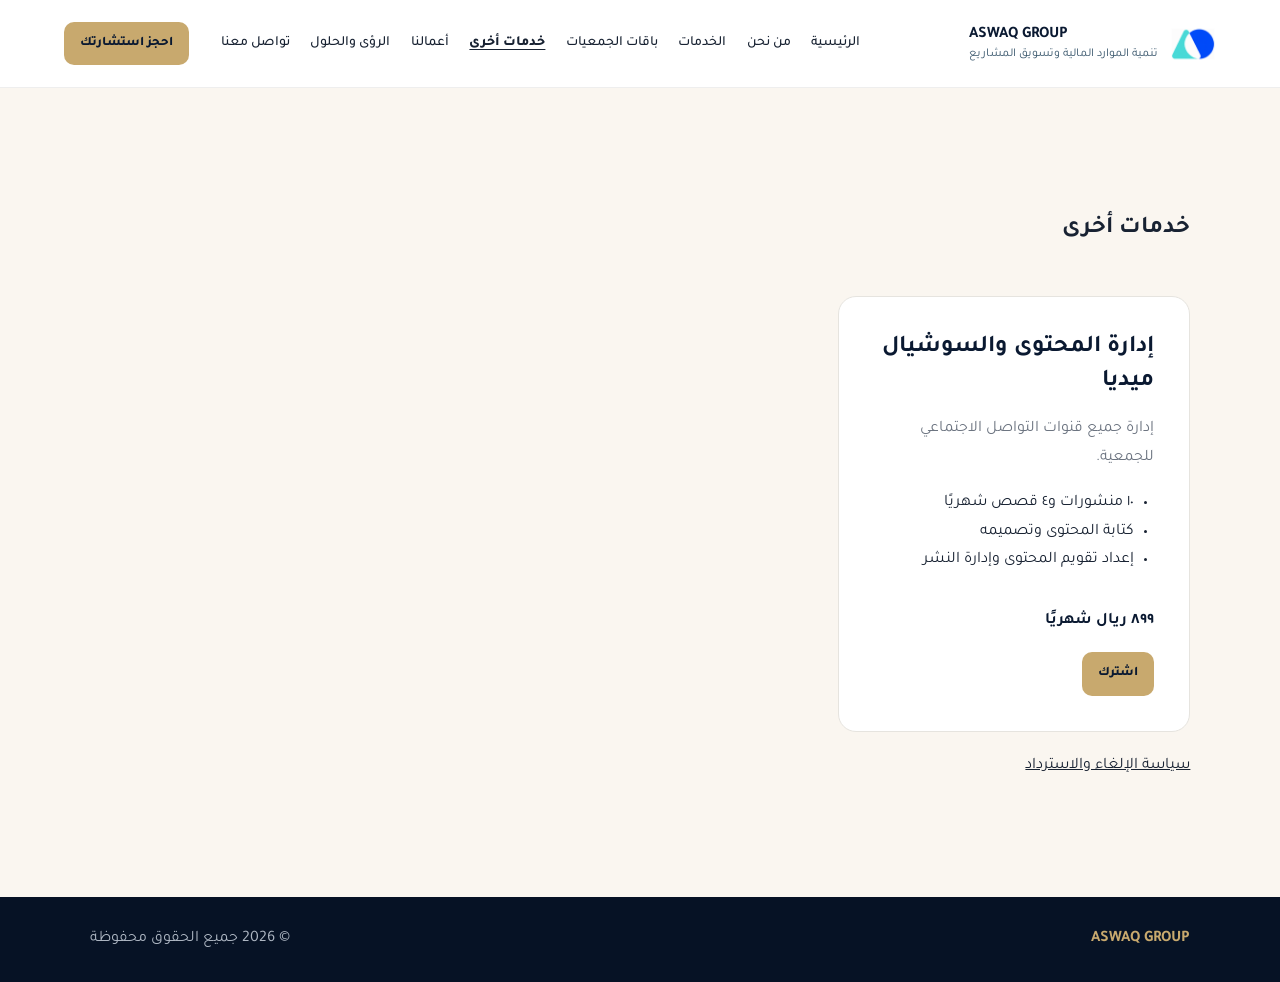
<file: other-services.html>
<!doctype html>
<html lang="ar" dir="rtl">
<head>
  <meta charset="utf-8">
  <meta name="viewport" content="width=device-width,initial-scale=1">
  <title>خدمات أخرى | ASWAQ GROUP</title>
  <meta name="description" content="تعرّف على الخدمات الأخرى من ASWAQ GROUP، ومنها إدارة المحتوى وحسابات التواصل الاجتماعي للجمعيات.">
  <link rel="canonical" href="https://aswaq.group/other-services.html">
  <link rel="icon" href="assets/aswaq-icon.png?v=projects" type="image/png">
  <link rel="stylesheet" href="styles.css?v=aswaq-3">
  <style>
    .other-services { background: var(--cream); }
    .other-services .cards { grid-template-columns: repeat(auto-fill, minmax(min(100%, 21rem), 1fr)); }
    .other-services article { display: flex; flex-direction: column; align-items: flex-start; }
    .other-services article h2 { margin: 0; color: var(--navy); line-height: 1.4; }
    .other-services article ul { padding-inline-start: 1.25rem; margin-top: 0; }
    .other-services .terms { color: var(--navy); margin-block: auto 1rem; padding-top: 1rem; }
    .other-services .btn { min-height: 44px; }
    .other-services .policy { margin-top: 1.25rem; }
    .other-services .policy a { text-decoration: underline; }
    .nav [aria-current="page"] { font-weight: 800; text-decoration: underline; text-underline-offset: .3em; }
  </style>
</head>
<body>
<header class="nav"><a class="brand" href="index.html#home"><img class="brand-icon" src="assets/aswaq-icon.png?v=projects" width="46" height="46" alt=""><span class="brand-copy"><b dir="ltr">ASWAQ GROUP</b><small>تنمية الموارد المالية وتسويق المشاريع</small></span></a><button class="menu" aria-label="القائمة">☰</button><nav><a href="index.html#home">الرئيسية</a><a href="about.html">من نحن</a><a href="index.html#services">الخدمات</a><a href="packages.html">باقات الجمعيات</a><a href="other-services.html" aria-current="page">خدمات أخرى</a><a href="works.html">أعمالنا</a><a href="index.html#insights">الرؤى والحلول</a><a href="index.html#contact">تواصل معنا</a></nav><a class="btn small" href="index.html#contact">احجز استشارتك</a></header>
<main>
  <section class="section other-services" aria-labelledby="other-services-title">
    <div class="section-head">
      <h1 id="other-services-title">خدمات أخرى</h1>
    </div>
    <div class="cards">
    <article id="social-media">
      <h2>إدارة المحتوى والسوشيال ميديا</h2>
      <p>إدارة جميع قنوات التواصل الاجتماعي للجمعية.</p>
      <ul>
        <li>١٠ منشورات و٤ قصص شهريًا</li>
        <li>كتابة المحتوى وتصميمه</li>
        <li>إعداد تقويم المحتوى وإدارة النشر</li>
      </ul>
      <p class="terms"><strong>٨٩٩ ريال شهريًا</strong></p>
      <a class="btn small" aria-label="اشترك في باقة إدارة المحتوى والسوشيال ميديا" href="https://script.google.com/macros/s/AKfycbyrX5ULpRM6ZeiB1H4Kizdflmv1O0zZM1Oss-cX8hgvbBW0l0_YBhwtrkjTlo9kfLdq/exec?plan=social">اشترك</a>
    </article>
    </div>
    <p class="policy"><a href="packages.html#subscription-policy">سياسة الإلغاء والاسترداد</a></p>
  </section>
</main>
<footer><b>ASWAQ GROUP</b><span>© 2026 جميع الحقوق محفوظة</span></footer>
<script src="script.js"></script>
</body>
</html>
</file>
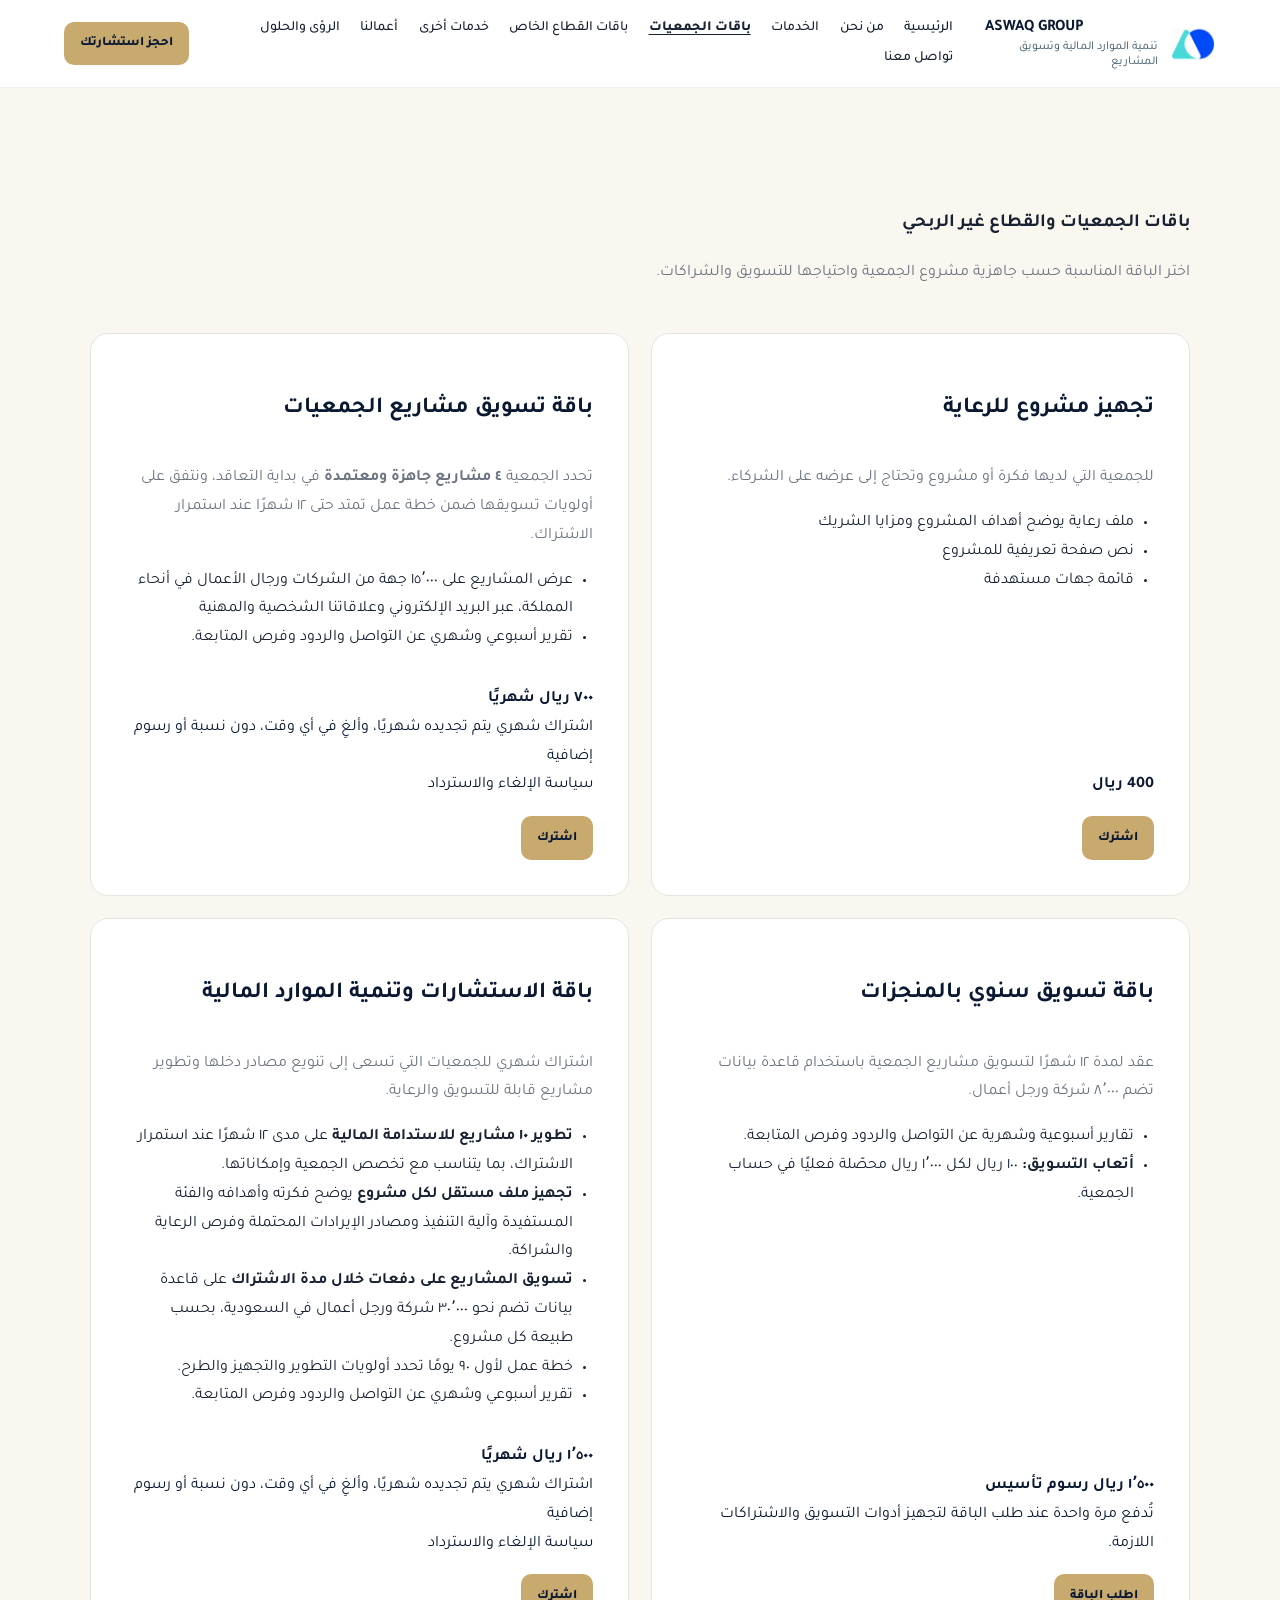
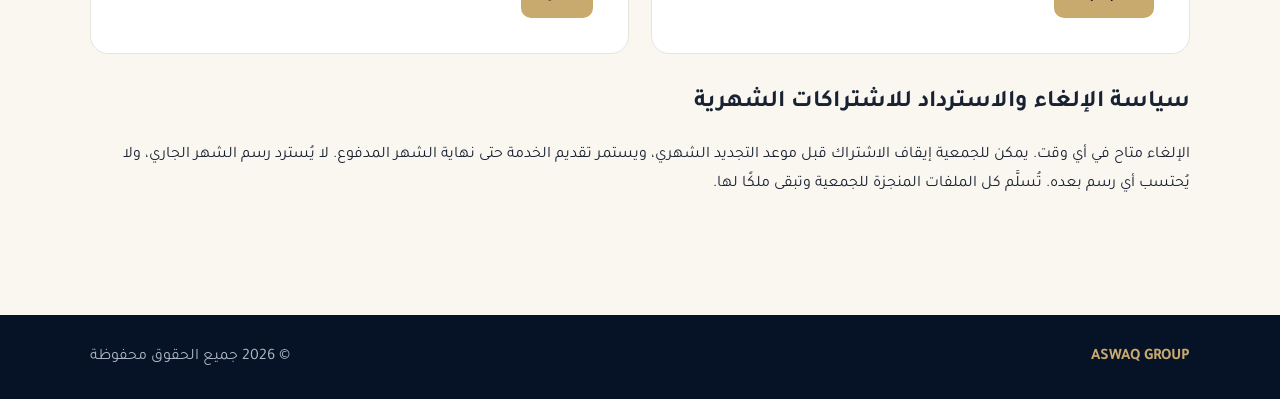
<file: packages.html>
<!doctype html>
<html lang="ar" dir="rtl">
<head>
<meta charset="utf-8">
<meta name="viewport" content="width=device-width,initial-scale=1">
<title>الباقات | ASWAQ GROUP</title>
<meta name="description" content="خدمات تسويق المشاريع للقطاع الخاص وباقات تنمية الموارد المالية وتسويق المشاريع للجمعيات.">
<link rel="icon" href="assets/aswaq-icon.png?v=projects" type="image/png"><link rel="stylesheet" href="styles.css?v=aswaq-3">
<style>
.packages{background:var(--cream)}
.package-paths{display:flex;flex-wrap:wrap;gap:.5rem 1.25rem}
.package-paths a{color:#165287;font-weight:700;text-decoration:underline}
.business-services{background:#fff;border:1px solid #e6e4df;border-radius:18px;padding:clamp(20px,4vw,36px);margin-block-end:3rem}
.business-services h2{margin-block-start:0}
@media(min-width:901px){.packages .cards{grid-template-columns:repeat(2,minmax(0,1fr))}}
.packages .cards article{display:flex;flex-direction:column;align-items:flex-start}
.packages h2,.packages h3{line-height:1.45}
.packages ul{padding-inline-start:1.25rem;margin-top:0}
.packages .terms{color:var(--navy);margin-block:auto 1rem;padding-top:1rem}
.packages .btn{min-height:44px;text-align:center}
.nav [aria-current="page"]{font-weight:800;text-decoration:underline;text-underline-offset:.3em}
</style>
</head>
<body>
<header class="nav"><a class="brand" href="index.html#home"><img class="brand-icon" src="assets/aswaq-icon.png?v=projects" width="46" height="46" alt=""><span class="brand-copy"><b dir="ltr">ASWAQ GROUP</b><small>تنمية الموارد المالية وتسويق المشاريع</small></span></a><button class="menu" aria-label="القائمة">☰</button><nav><a href="index.html#home">الرئيسية</a><a href="about.html">من نحن</a><a href="index.html#services">الخدمات</a><a href="packages.html" aria-current="page">باقات الجمعيات</a><a href="private-sector-packages.html">باقات القطاع الخاص</a><a href="other-services.html">خدمات أخرى</a><a href="works.html">أعمالنا</a><a href="index.html#insights">الرؤى والحلول</a><a href="index.html#contact">تواصل معنا</a></nav><a class="btn small" href="index.html#contact">احجز استشارتك</a></header>
<main>
<section class="section packages">
  <section id="association-packages" aria-labelledby="association-title">
  <div class="section-head">
    <h1 id="association-title">باقات الجمعيات والقطاع غير الربحي</h1>
    <p>اختر الباقة المناسبة حسب جاهزية مشروع الجمعية واحتياجها للتسويق والشراكات.</p>
  </div>
  <div class="cards">
    <article>
      <h3>تجهيز مشروع للرعاية</h3>
      <p>للجمعية التي لديها فكرة أو مشروع وتحتاج إلى عرضه على الشركاء.</p>
      <ul><li>ملف رعاية يوضح أهداف المشروع ومزايا الشريك</li><li>نص صفحة تعريفية للمشروع</li><li>قائمة جهات مستهدفة</li></ul>
      <p class="terms"><strong>400 ريال</strong></p>
      <a class="btn small" aria-label="اشترك في باقة تجهيز مشروع للرعاية" href="https://script.google.com/macros/s/AKfycbyrX5ULpRM6ZeiB1H4Kizdflmv1O0zZM1Oss-cX8hgvbBW0l0_YBhwtrkjTlo9kfLdq/exec?plan=sponsorship">اشترك</a>
    </article>
    <article>
      <h3>باقة تسويق مشاريع الجمعيات</h3>
      <p>تحدد الجمعية <strong>٤ مشاريع جاهزة ومعتمدة</strong> في بداية التعاقد، ونتفق على أولويات تسويقها ضمن خطة عمل تمتد حتى ١٢ شهرًا عند استمرار الاشتراك.</p>
      <ul>
        <li>عرض المشاريع على ١٥٬٠٠٠ جهة من الشركات ورجال الأعمال في أنحاء المملكة، عبر البريد الإلكتروني وعلاقاتنا الشخصية والمهنية</li>
        <li>تقرير أسبوعي وشهري عن التواصل والردود وفرص المتابعة.</li>
      </ul>
      <p class="terms"><strong>٧٠٠ ريال شهريًا</strong><br>اشتراك شهري يتم تجديده شهريًا، وألغِ في أي وقت، دون نسبة أو رسوم إضافية<br><a href="#subscription-policy">سياسة الإلغاء والاسترداد</a></p>
      <a class="btn small" aria-label="اشترك في باقة تسويق مشاريع الجمعيات" href="https://script.google.com/macros/s/AKfycbyrX5ULpRM6ZeiB1H4Kizdflmv1O0zZM1Oss-cX8hgvbBW0l0_YBhwtrkjTlo9kfLdq/exec?plan=marketing">اشترك</a>
    </article>
    <article>
      <h3>باقة تسويق سنوي بالمنجزات</h3>
      <p>عقد لمدة ١٢ شهرًا لتسويق مشاريع الجمعية باستخدام قاعدة بيانات تضم ٨٬٠٠٠ شركة ورجل أعمال.</p>
      <ul>
        <li>تقارير أسبوعية وشهرية عن التواصل والردود وفرص المتابعة.</li>
        <li><strong>أتعاب التسويق:</strong> ١٠٠ ريال لكل ١٬٠٠٠ ريال محصّلة فعليًا في حساب الجمعية.</li>
      </ul>
      <p class="terms"><strong>١٬٥٠٠ ريال رسوم تأسيس</strong><br>تُدفع مرة واحدة عند طلب الباقة لتجهيز أدوات التسويق والاشتراكات اللازمة.</p>
      <a class="btn small" aria-label="اطلب باقة تسويق سنوي بالمنجزات وأصدر الفاتورة" href="https://script.google.com/macros/s/AKfycbyrX5ULpRM6ZeiB1H4Kizdflmv1O0zZM1Oss-cX8hgvbBW0l0_YBhwtrkjTlo9kfLdq/exec?plan=annual_marketing_contract">اطلب الباقة</a>
    </article>
    <article>
      <h3>باقة الاستشارات وتنمية الموارد المالية</h3>
      <p>اشتراك شهري للجمعيات التي تسعى إلى تنويع مصادر دخلها وتطوير مشاريع قابلة للتسويق والرعاية.</p>
      <ul>
        <li><strong>تطوير ١٠ مشاريع للاستدامة المالية</strong> على مدى ١٢ شهرًا عند استمرار الاشتراك، بما يتناسب مع تخصص الجمعية وإمكاناتها.</li>
        <li><strong>تجهيز ملف مستقل لكل مشروع</strong> يوضح فكرته وأهدافه والفئة المستفيدة وآلية التنفيذ ومصادر الإيرادات المحتملة وفرص الرعاية والشراكة.</li>
        <li><strong>تسويق المشاريع على دفعات خلال مدة الاشتراك</strong> على قاعدة بيانات تضم نحو ٣٠٬٠٠٠ شركة ورجل أعمال في السعودية، بحسب طبيعة كل مشروع.</li>
        <li>خطة عمل لأول ٩٠ يومًا تحدد أولويات التطوير والتجهيز والطرح.</li>
        <li>تقرير أسبوعي وشهري عن التواصل والردود وفرص المتابعة.</li>
      </ul>
      <p class="terms"><strong>١٬٥٠٠ ريال شهريًا</strong><br>اشتراك شهري يتم تجديده شهريًا، وألغِ في أي وقت، دون نسبة أو رسوم إضافية<br><a href="#subscription-policy">سياسة الإلغاء والاسترداد</a></p>
      <a class="btn small" aria-label="اشترك في باقة الاستشارات وتنمية الموارد المالية" href="https://script.google.com/macros/s/AKfycbyrX5ULpRM6ZeiB1H4Kizdflmv1O0zZM1Oss-cX8hgvbBW0l0_YBhwtrkjTlo9kfLdq/exec?plan=consulting">اشترك</a>
    </article>
  </div>
  <aside id="subscription-policy" aria-labelledby="subscription-policy-title" style="margin-block-start:2rem">
    <h2 id="subscription-policy-title">سياسة الإلغاء والاسترداد للاشتراكات الشهرية</h2>
    <p>الإلغاء متاح في أي وقت. يمكن للجمعية إيقاف الاشتراك قبل موعد التجديد الشهري، ويستمر تقديم الخدمة حتى نهاية الشهر المدفوع. لا يُسترد رسم الشهر الجاري، ولا يُحتسب أي رسم بعده. تُسلَّم كل الملفات المنجزة للجمعية وتبقى ملكًا لها.</p>
  </aside>
  </section>
</section>
</main>
<footer><b>ASWAQ GROUP</b><span>© 2026 جميع الحقوق محفوظة</span></footer>
<script src="script.js"></script>
</body>
</html>
</file>
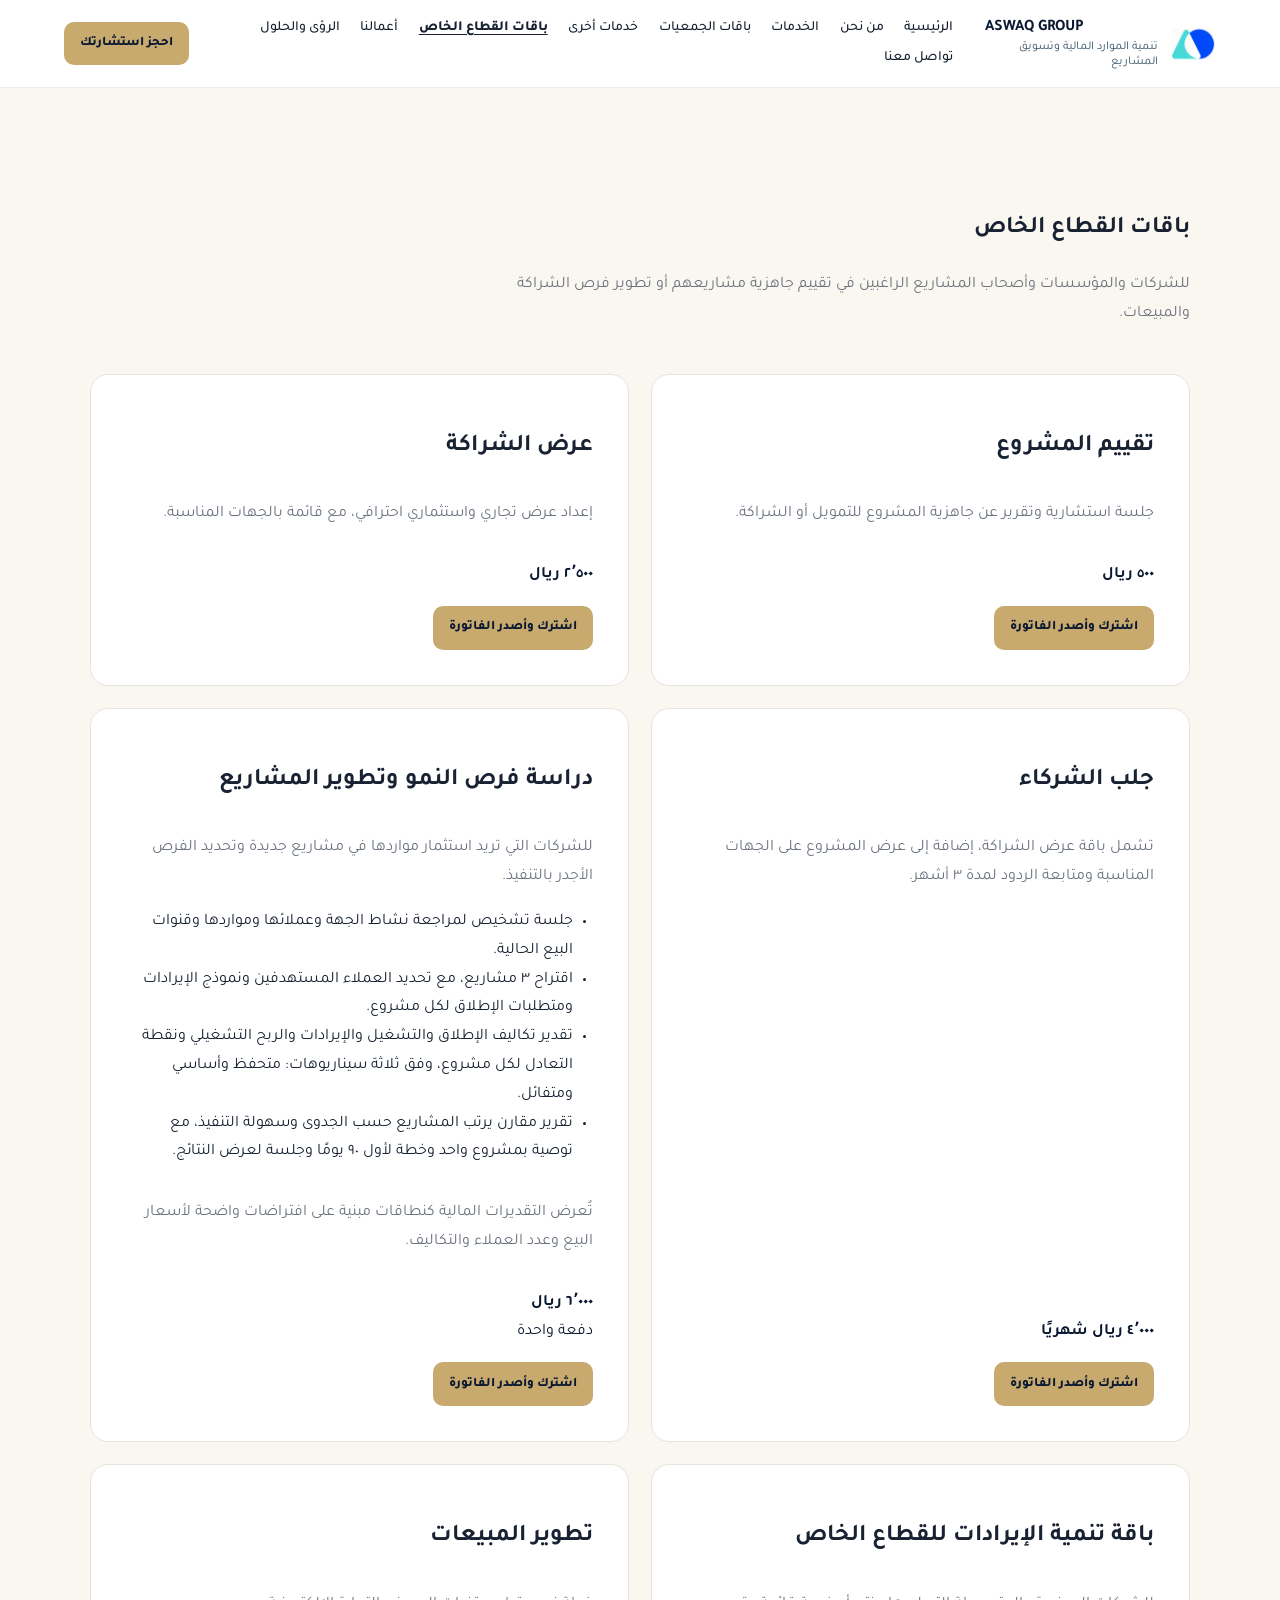
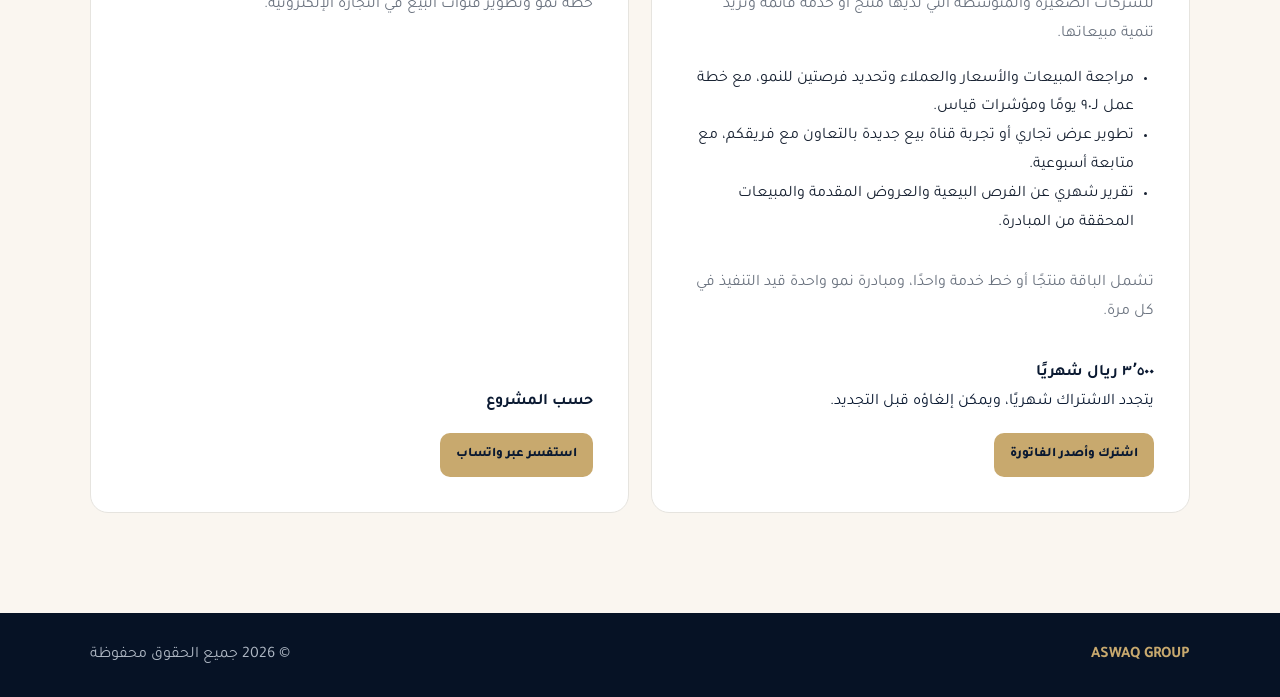
<file: private-sector-packages.html>
<!doctype html>
<html lang="ar" dir="rtl">
<head>
<meta charset="utf-8">
<meta name="viewport" content="width=device-width,initial-scale=1">
<title>باقات القطاع الخاص | ASWAQ GROUP</title>
<meta name="description" content="باقات تقييم المشاريع وتجهيز عروض الشراكة والتواصل مع الشركاء وتطوير المبيعات للشركات وأصحاب المشاريع.">
<link rel="icon" href="assets/aswaq-icon.png?v=projects" type="image/png"><link rel="stylesheet" href="styles.css?v=aswaq-3">
<style>
.packages{background:var(--cream)}
.package-paths{display:flex;flex-wrap:wrap;gap:.5rem 1.25rem}
.package-paths a{color:#165287;font-weight:700;text-decoration:underline}
.business-services{background:#fff;border:1px solid #e6e4df;border-radius:18px;padding:clamp(20px,4vw,36px);margin-block-end:3rem}
.business-services h2{margin-block-start:0}
@media(min-width:901px){.packages .cards{grid-template-columns:repeat(2,minmax(0,1fr))}}
.packages .cards article{display:flex;flex-direction:column;align-items:flex-start}
.packages h2,.packages h3{line-height:1.45}
.packages ul{padding-inline-start:1.25rem;margin-top:0}
.packages .terms{color:var(--navy);margin-block:auto 1rem;padding-top:1rem}
.packages .btn{min-height:44px;text-align:center}
.nav [aria-current="page"]{font-weight:800;text-decoration:underline;text-underline-offset:.3em}
</style>
</head>
<body>
<header class="nav"><a class="brand" href="index.html#home"><img class="brand-icon" src="assets/aswaq-icon.png?v=projects" width="46" height="46" alt=""><span class="brand-copy"><b dir="ltr">ASWAQ GROUP</b><small>تنمية الموارد المالية وتسويق المشاريع</small></span></a><button class="menu" aria-label="القائمة">☰</button><nav><a href="index.html#home">الرئيسية</a><a href="about.html">من نحن</a><a href="index.html#services">الخدمات</a><a href="packages.html">باقات الجمعيات</a><a href="other-services.html">خدمات أخرى</a><a href="private-sector-packages.html" aria-current="page">باقات القطاع الخاص</a><a href="works.html">أعمالنا</a><a href="index.html#insights">الرؤى والحلول</a><a href="index.html#contact">تواصل معنا</a></nav><a class="btn small" href="index.html#contact">احجز استشارتك</a></header>
<main>
<section class="section packages" aria-labelledby="private-packages-title">
  <div class="section-head">
    <h1 id="private-packages-title">باقات القطاع الخاص</h1>
    <p>للشركات والمؤسسات وأصحاب المشاريع الراغبين في تقييم جاهزية مشاريعهم أو تطوير فرص الشراكة والمبيعات.</p>
  </div>
  <div class="cards">
    <article>
      <h2>تقييم المشروع</h2>
      <p>جلسة استشارية وتقرير عن جاهزية المشروع للتمويل أو الشراكة.</p>
      <p class="terms"><strong>٥٠٠ ريال</strong></p>
      <a class="btn small" href="https://script.google.com/macros/s/AKfycbyrX5ULpRM6ZeiB1H4Kizdflmv1O0zZM1Oss-cX8hgvbBW0l0_YBhwtrkjTlo9kfLdq/exec?plan=private_evaluation" aria-label="اشترك في باقة تقييم المشروع وأصدر الفاتورة">اشترك وأصدر الفاتورة</a>
    </article>
    <article>
      <h2>عرض الشراكة</h2>
      <p>إعداد عرض تجاري واستثماري احترافي، مع قائمة بالجهات المناسبة.</p>
      <p class="terms"><strong>٢٬٥٠٠ ريال</strong></p>
      <a class="btn small" href="https://script.google.com/macros/s/AKfycbyrX5ULpRM6ZeiB1H4Kizdflmv1O0zZM1Oss-cX8hgvbBW0l0_YBhwtrkjTlo9kfLdq/exec?plan=private_partnership" aria-label="اشترك في باقة عرض الشراكة وأصدر الفاتورة">اشترك وأصدر الفاتورة</a>
    </article>
    <article>
      <h2>جلب الشركاء</h2>
      <p>تشمل باقة عرض الشراكة، إضافة إلى عرض المشروع على الجهات المناسبة ومتابعة الردود لمدة ٣ أشهر.</p>
      <p class="terms"><strong>٤٬٠٠٠ ريال شهريًا</strong></p>
      <a class="btn small" href="https://script.google.com/macros/s/AKfycbyrX5ULpRM6ZeiB1H4Kizdflmv1O0zZM1Oss-cX8hgvbBW0l0_YBhwtrkjTlo9kfLdq/exec?plan=private_outreach" aria-label="اشترك في باقة جلب الشركاء وأصدر الفاتورة">اشترك وأصدر الفاتورة</a>
    </article>
    <article id="growth-opportunities">
      <h2>دراسة فرص النمو وتطوير المشاريع</h2>
      <p>للشركات التي تريد استثمار مواردها في مشاريع جديدة وتحديد الفرص الأجدر بالتنفيذ.</p>
      <ul>
        <li>جلسة تشخيص لمراجعة نشاط الجهة وعملائها ومواردها وقنوات البيع الحالية.</li>
        <li>اقتراح ٣ مشاريع، مع تحديد العملاء المستهدفين ونموذج الإيرادات ومتطلبات الإطلاق لكل مشروع.</li>
        <li>تقدير تكاليف الإطلاق والتشغيل والإيرادات والربح التشغيلي ونقطة التعادل لكل مشروع، وفق ثلاثة سيناريوهات: متحفظ وأساسي ومتفائل.</li>
        <li>تقرير مقارن يرتب المشاريع حسب الجدوى وسهولة التنفيذ، مع توصية بمشروع واحد وخطة لأول ٩٠ يومًا وجلسة لعرض النتائج.</li>
      </ul>
      <p>تُعرض التقديرات المالية كنطاقات مبنية على افتراضات واضحة لأسعار البيع وعدد العملاء والتكاليف.</p>
      <p class="terms"><strong>٦٬٠٠٠ ريال</strong><br>دفعة واحدة</p>
      <a class="btn small" href="https://script.google.com/macros/s/AKfycbyrX5ULpRM6ZeiB1H4Kizdflmv1O0zZM1Oss-cX8hgvbBW0l0_YBhwtrkjTlo9kfLdq/exec?plan=private_growth_study" aria-label="اطلب باقة دراسة فرص النمو وتطوير المشاريع وأصدر الفاتورة">اشترك وأصدر الفاتورة</a>
    </article>
    <article id="revenue-growth">
      <h2>باقة تنمية الإيرادات للقطاع الخاص</h2>
      <p>للشركات الصغيرة والمتوسطة التي لديها منتج أو خدمة قائمة وتريد تنمية مبيعاتها.</p>
      <ul>
        <li>مراجعة المبيعات والأسعار والعملاء وتحديد فرصتين للنمو، مع خطة عمل لـ٩٠ يومًا ومؤشرات قياس.</li>
        <li>تطوير عرض تجاري أو تجربة قناة بيع جديدة بالتعاون مع فريقكم، مع متابعة أسبوعية.</li>
        <li>تقرير شهري عن الفرص البيعية والعروض المقدمة والمبيعات المحققة من المبادرة.</li>
      </ul>
      <p>تشمل الباقة منتجًا أو خط خدمة واحدًا، ومبادرة نمو واحدة قيد التنفيذ في كل مرة.</p>
      <p class="terms"><strong>٣٬٥٠٠ ريال شهريًا</strong><br>يتجدد الاشتراك شهريًا، ويمكن إلغاؤه قبل التجديد.</p>
      <a class="btn small" href="https://script.google.com/macros/s/AKfycbyrX5ULpRM6ZeiB1H4Kizdflmv1O0zZM1Oss-cX8hgvbBW0l0_YBhwtrkjTlo9kfLdq/exec?plan=private_revenue_growth" aria-label="اطلب باقة تنمية الإيرادات للقطاع الخاص وأصدر الفاتورة">اشترك وأصدر الفاتورة</a>
    </article>
    <article>
      <h2>تطوير المبيعات</h2>
      <p>خطة نمو وتطوير قنوات البيع في التجارة الإلكترونية.</p>
      <p class="terms"><strong>حسب المشروع</strong></p>
      <a class="btn small" href="https://wa.me/966551157297?text=%D8%A7%D9%84%D8%B3%D9%84%D8%A7%D9%85%20%D8%B9%D9%84%D9%8A%D9%83%D9%85%D8%8C%20%D8%A3%D9%88%D8%AF%20%D8%A7%D9%84%D8%A7%D8%B3%D8%AA%D9%81%D8%B3%D8%A7%D8%B1%20%D8%B9%D9%86%20%D8%A8%D8%A7%D9%82%D8%A9%20%D8%AA%D8%B7%D9%88%D9%8A%D8%B1%20%D8%A7%D9%84%D9%85%D8%A8%D9%8A%D8%B9%D8%A7%D8%AA%20%D9%84%D9%84%D9%82%D8%B7%D8%A7%D8%B9%20%D8%A7%D9%84%D8%AE%D8%A7%D8%B5." aria-label="استفسر عن باقة تطوير المبيعات عبر واتساب">استفسر عبر واتساب</a>
    </article>
  </div>
</section>
</main>
<footer><b>ASWAQ GROUP</b><span>© 2026 جميع الحقوق محفوظة</span></footer>
<script src="script.js"></script>
</body>
</html>
</file>
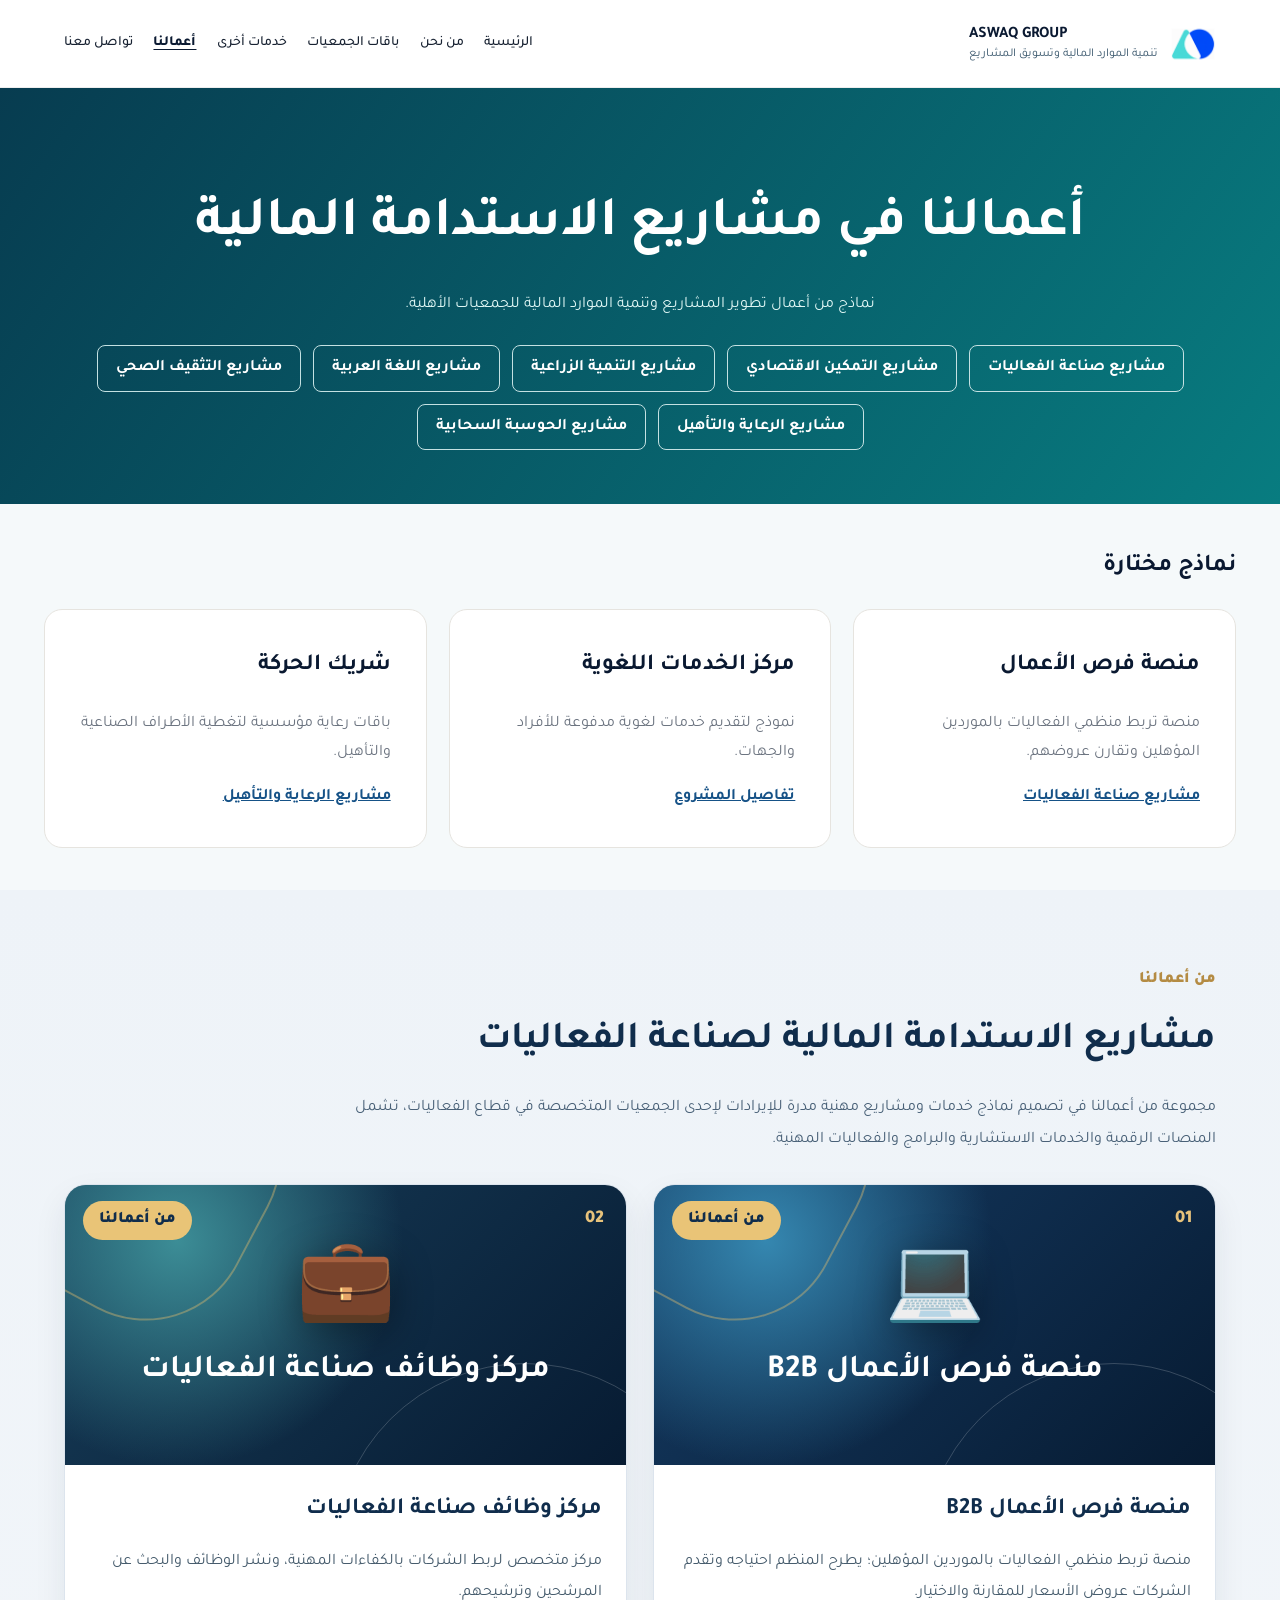
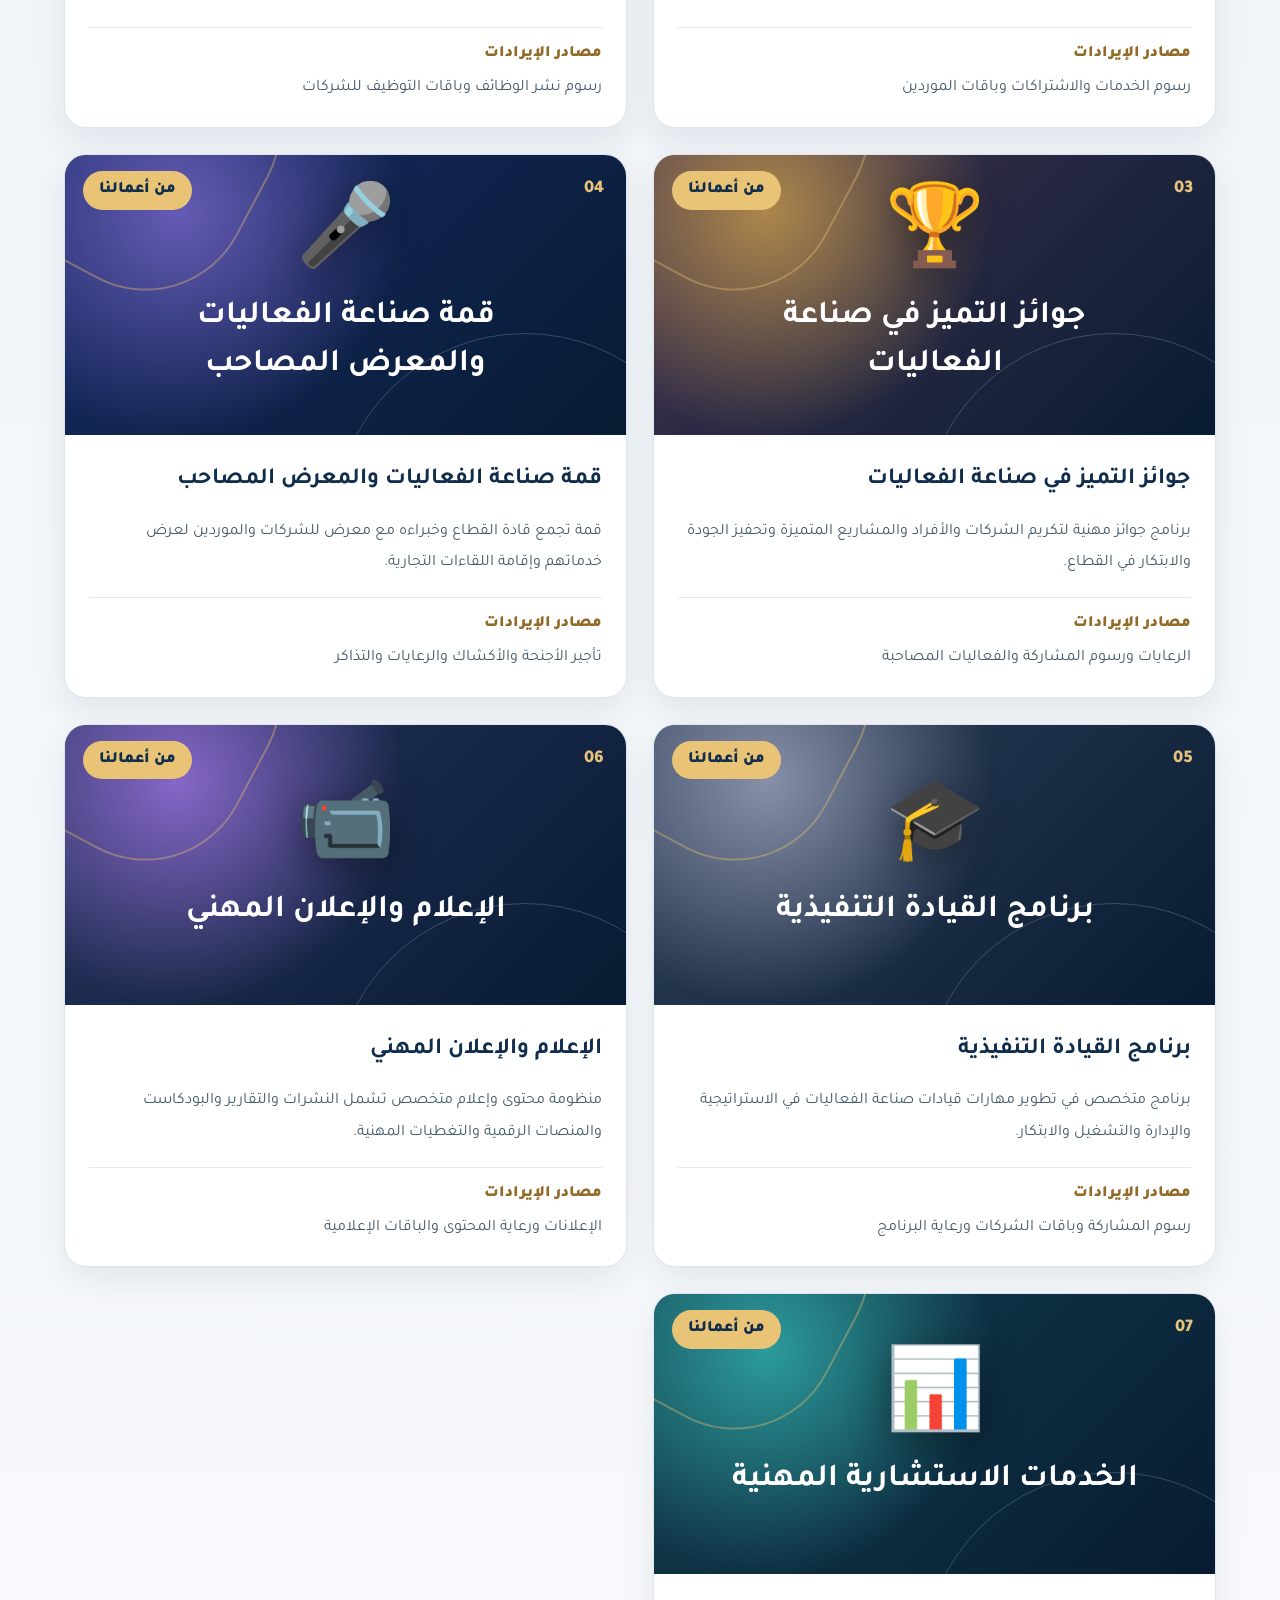
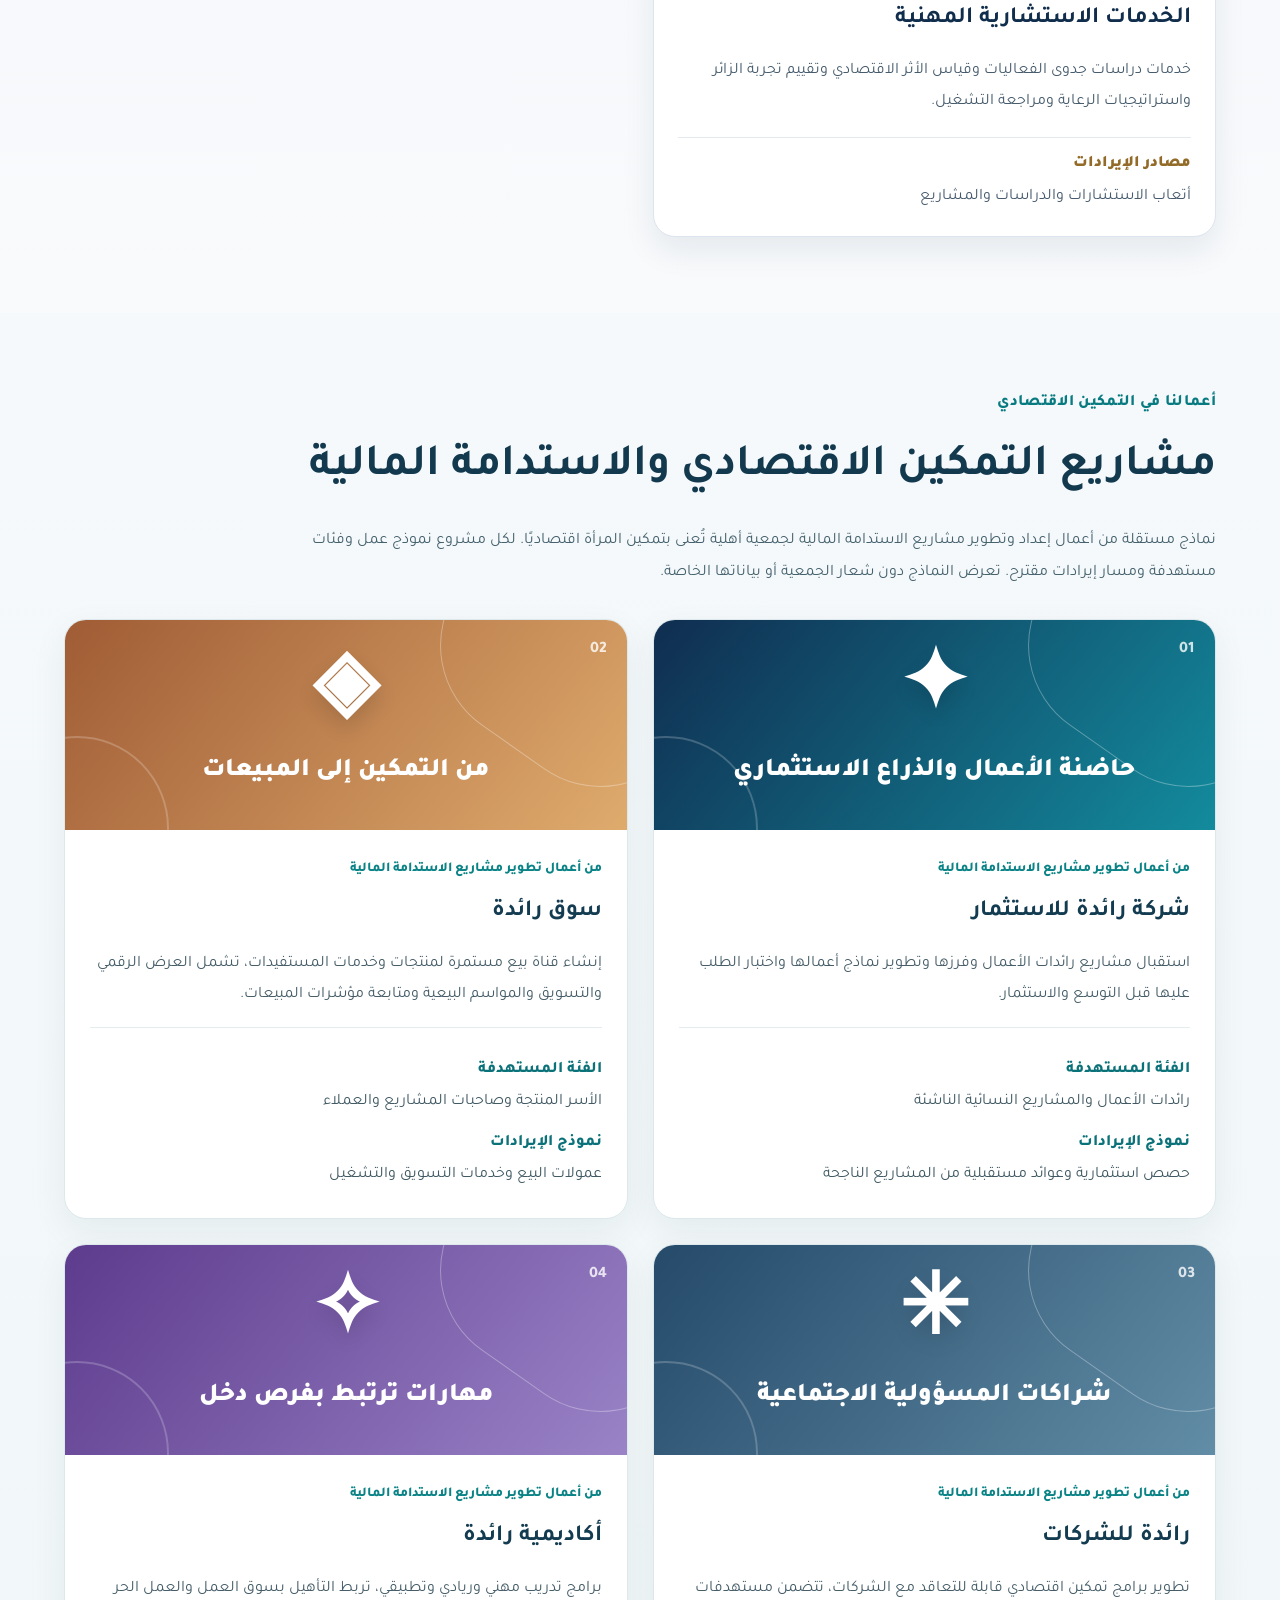
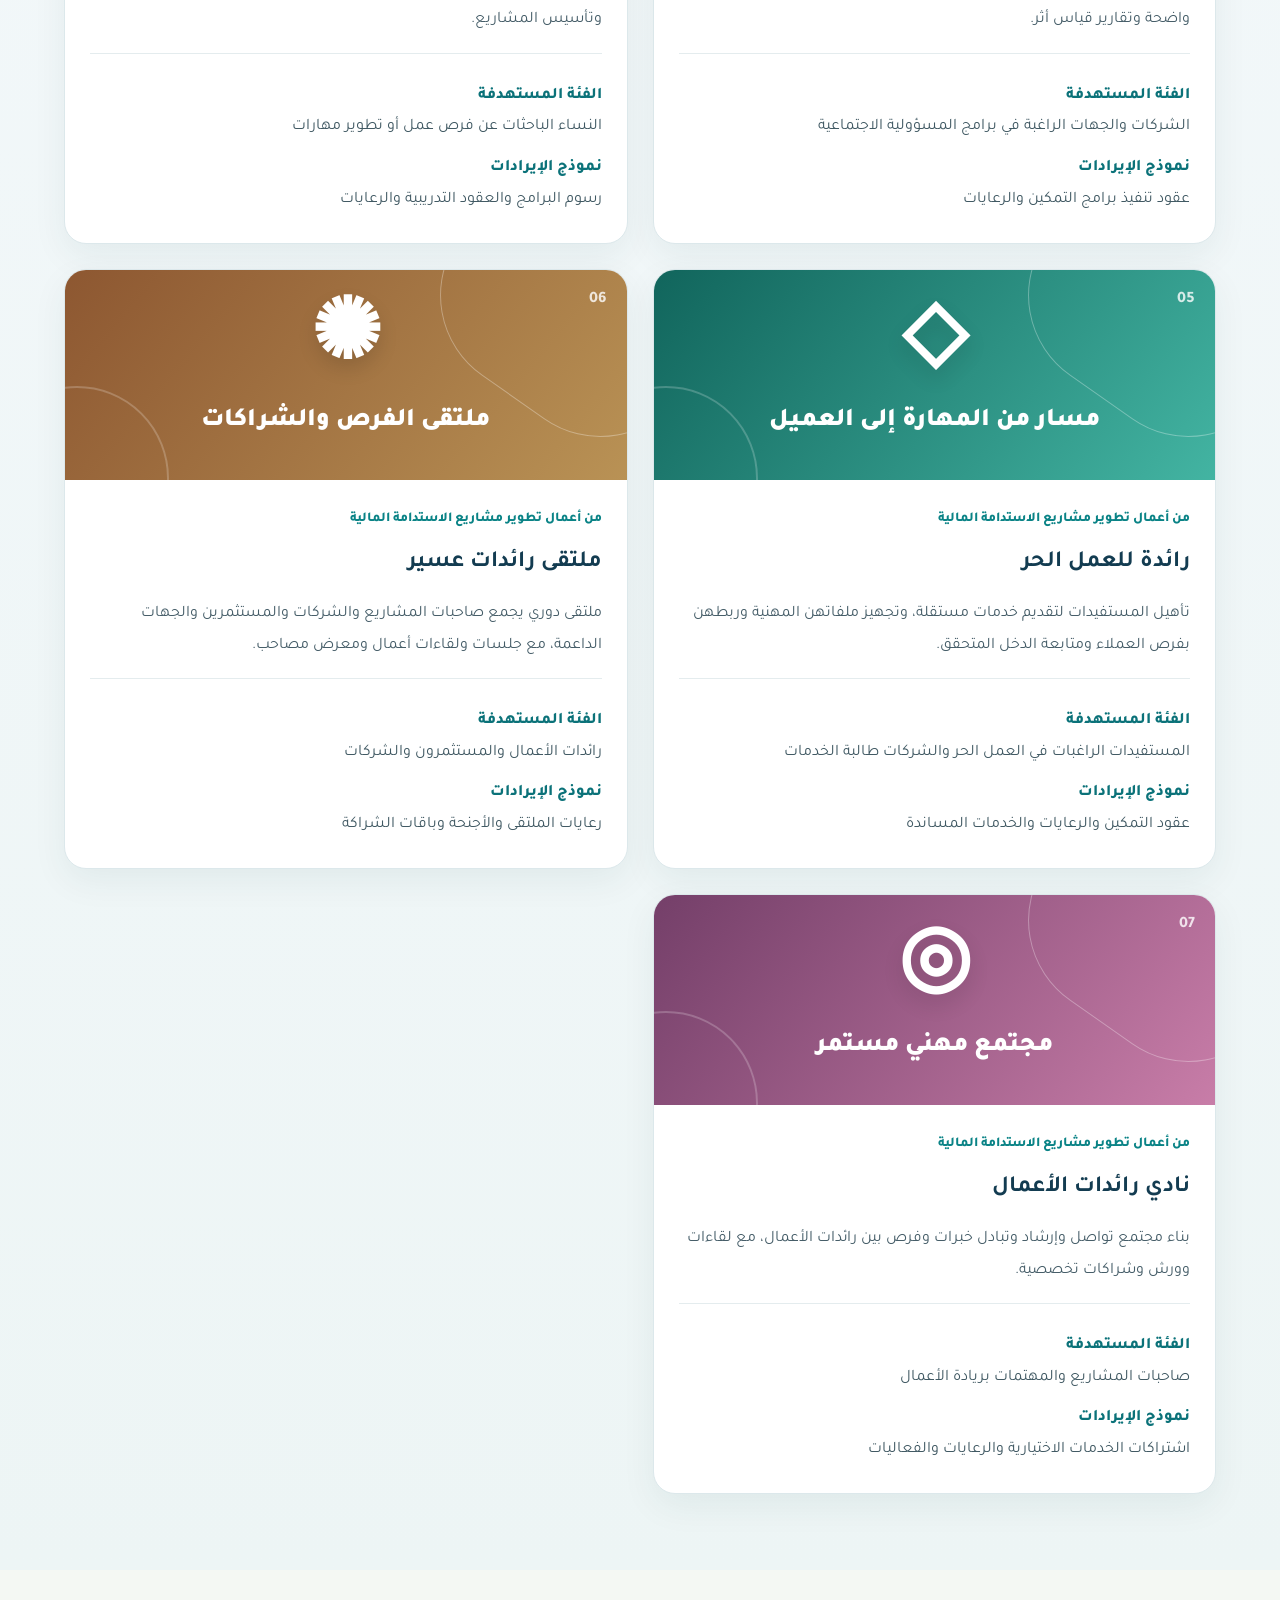
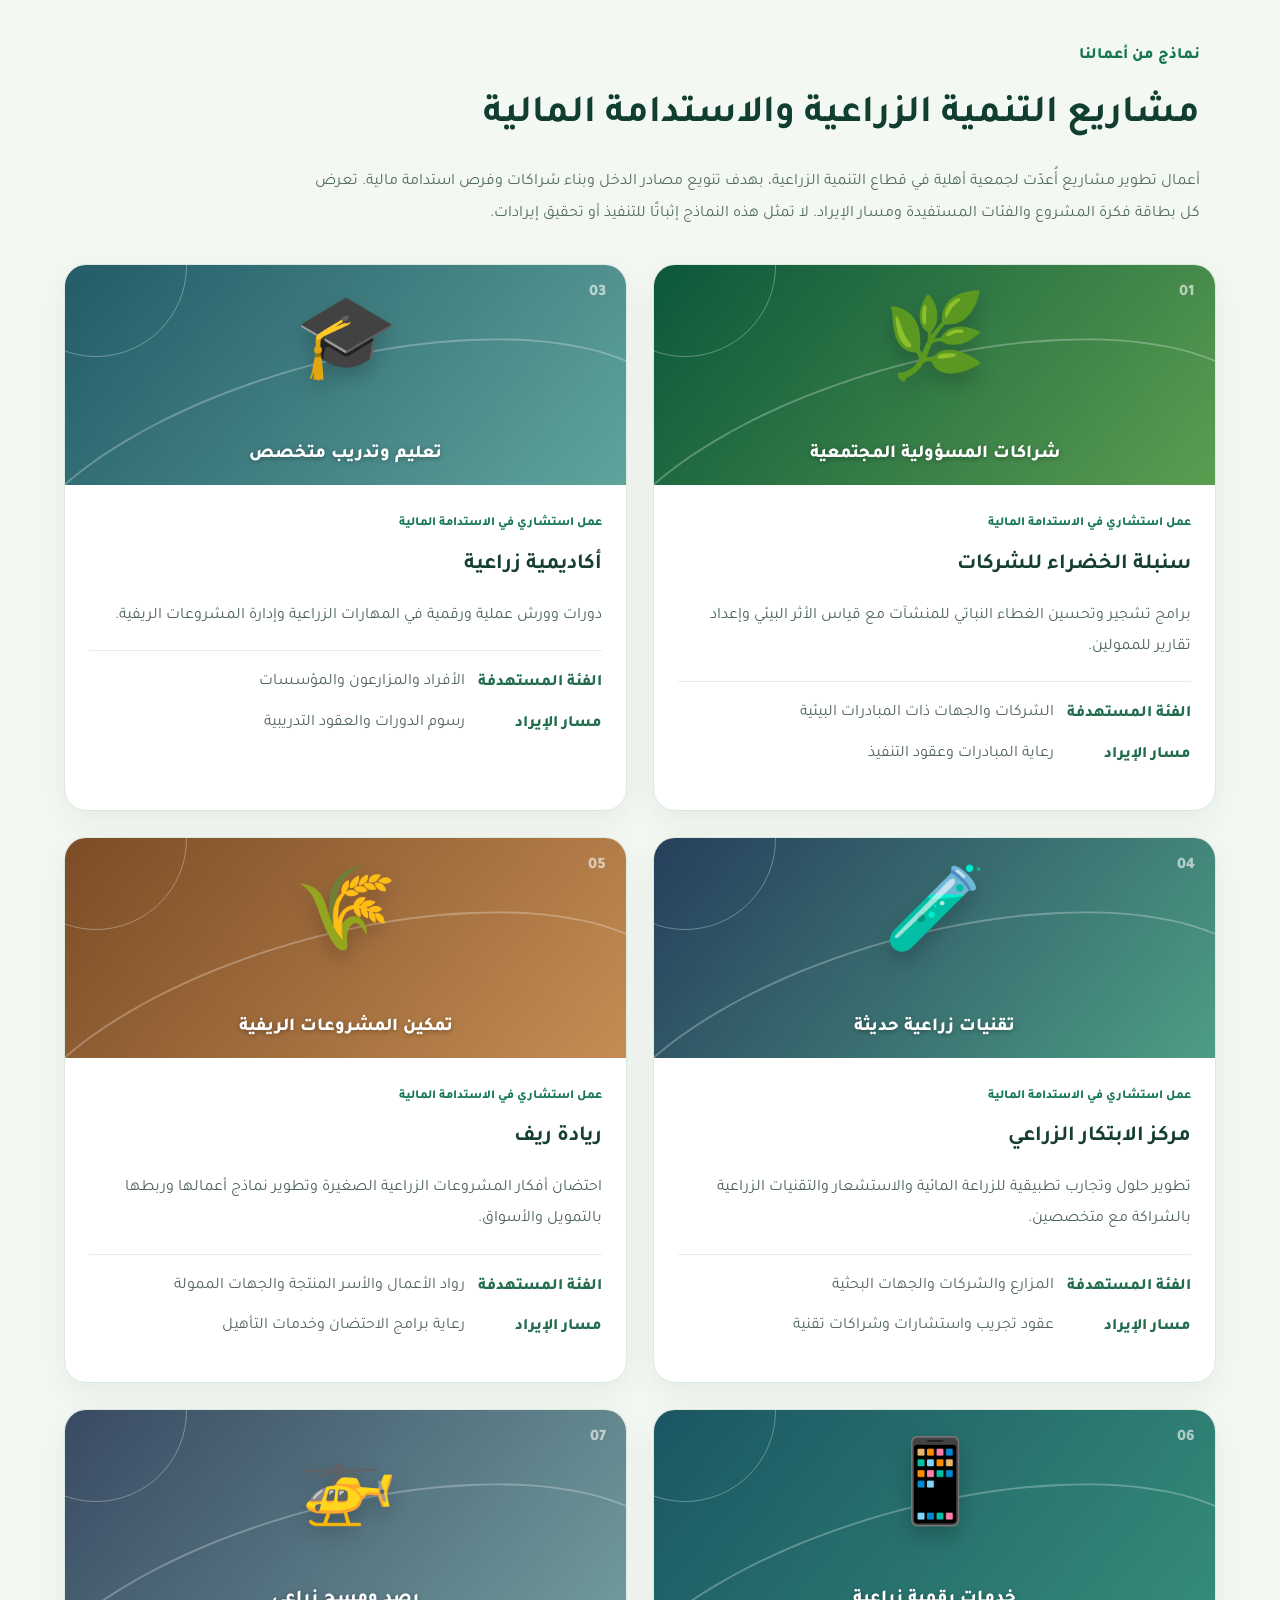
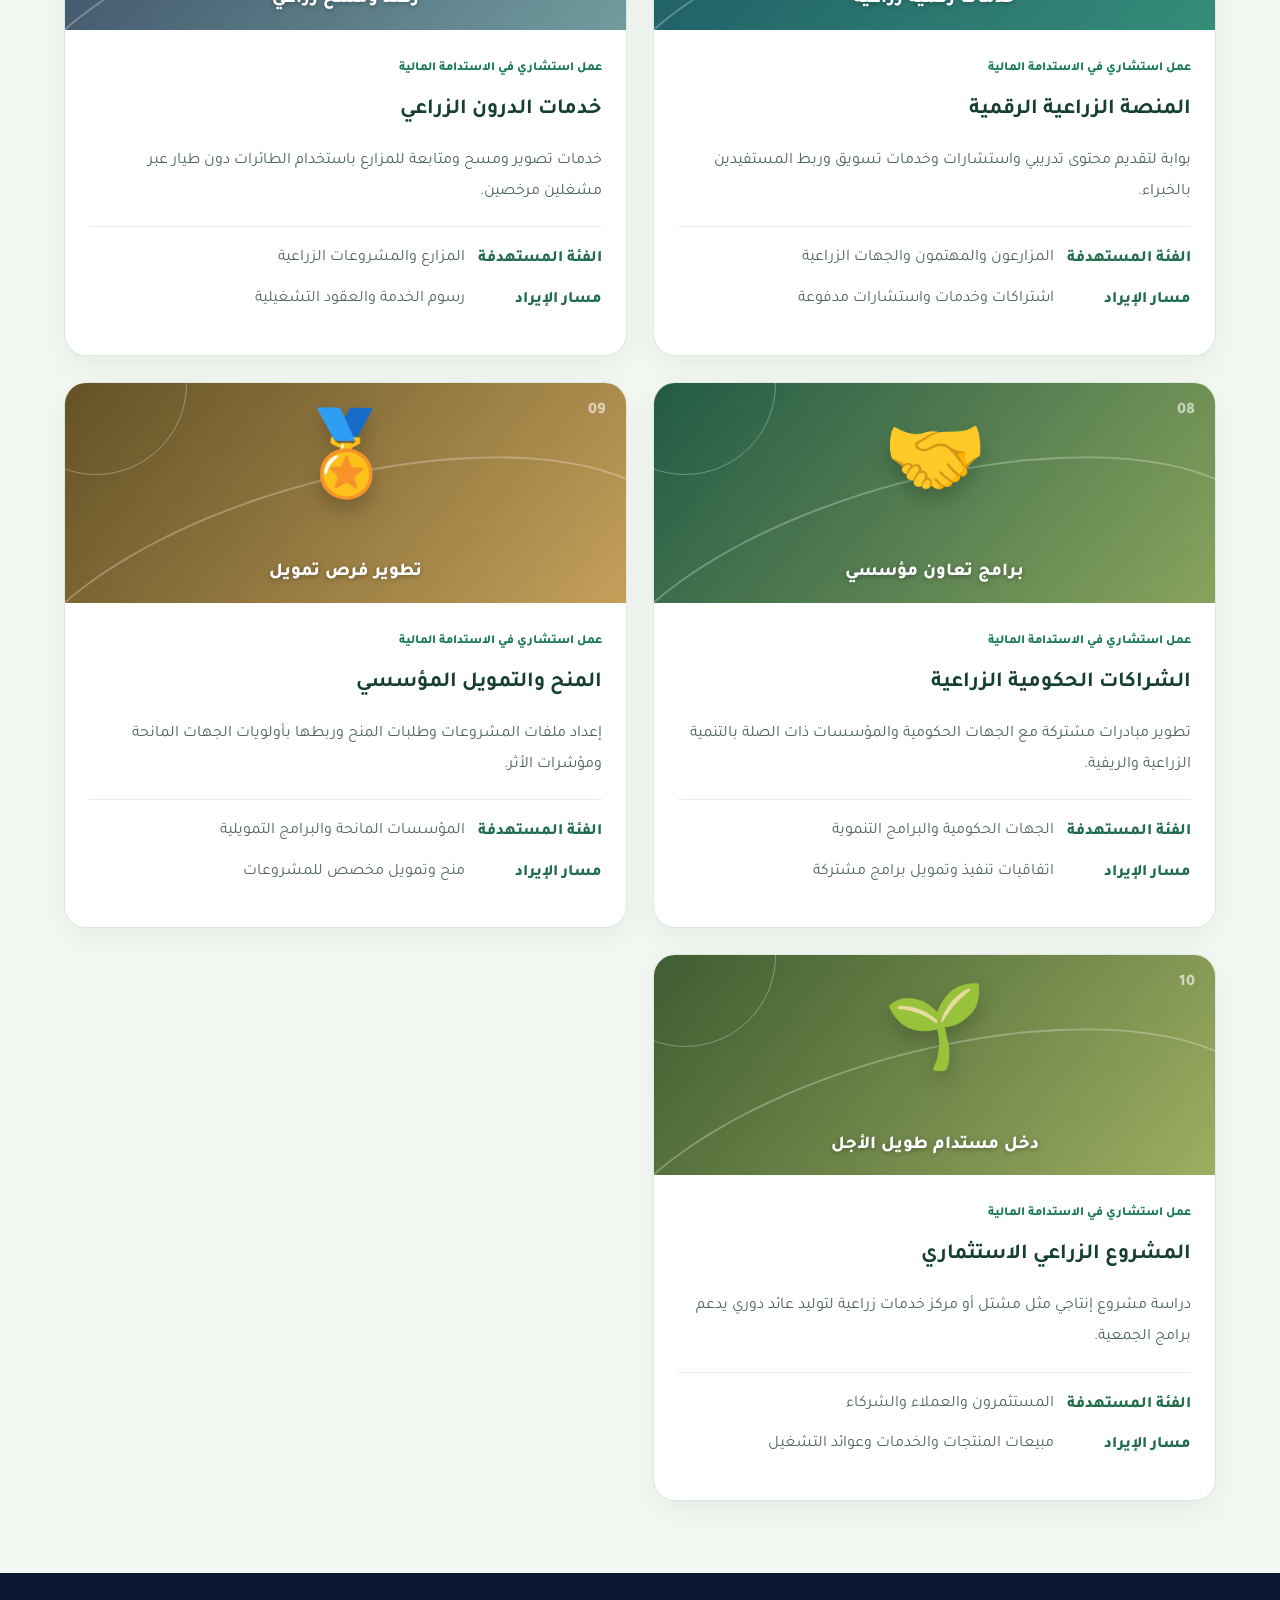
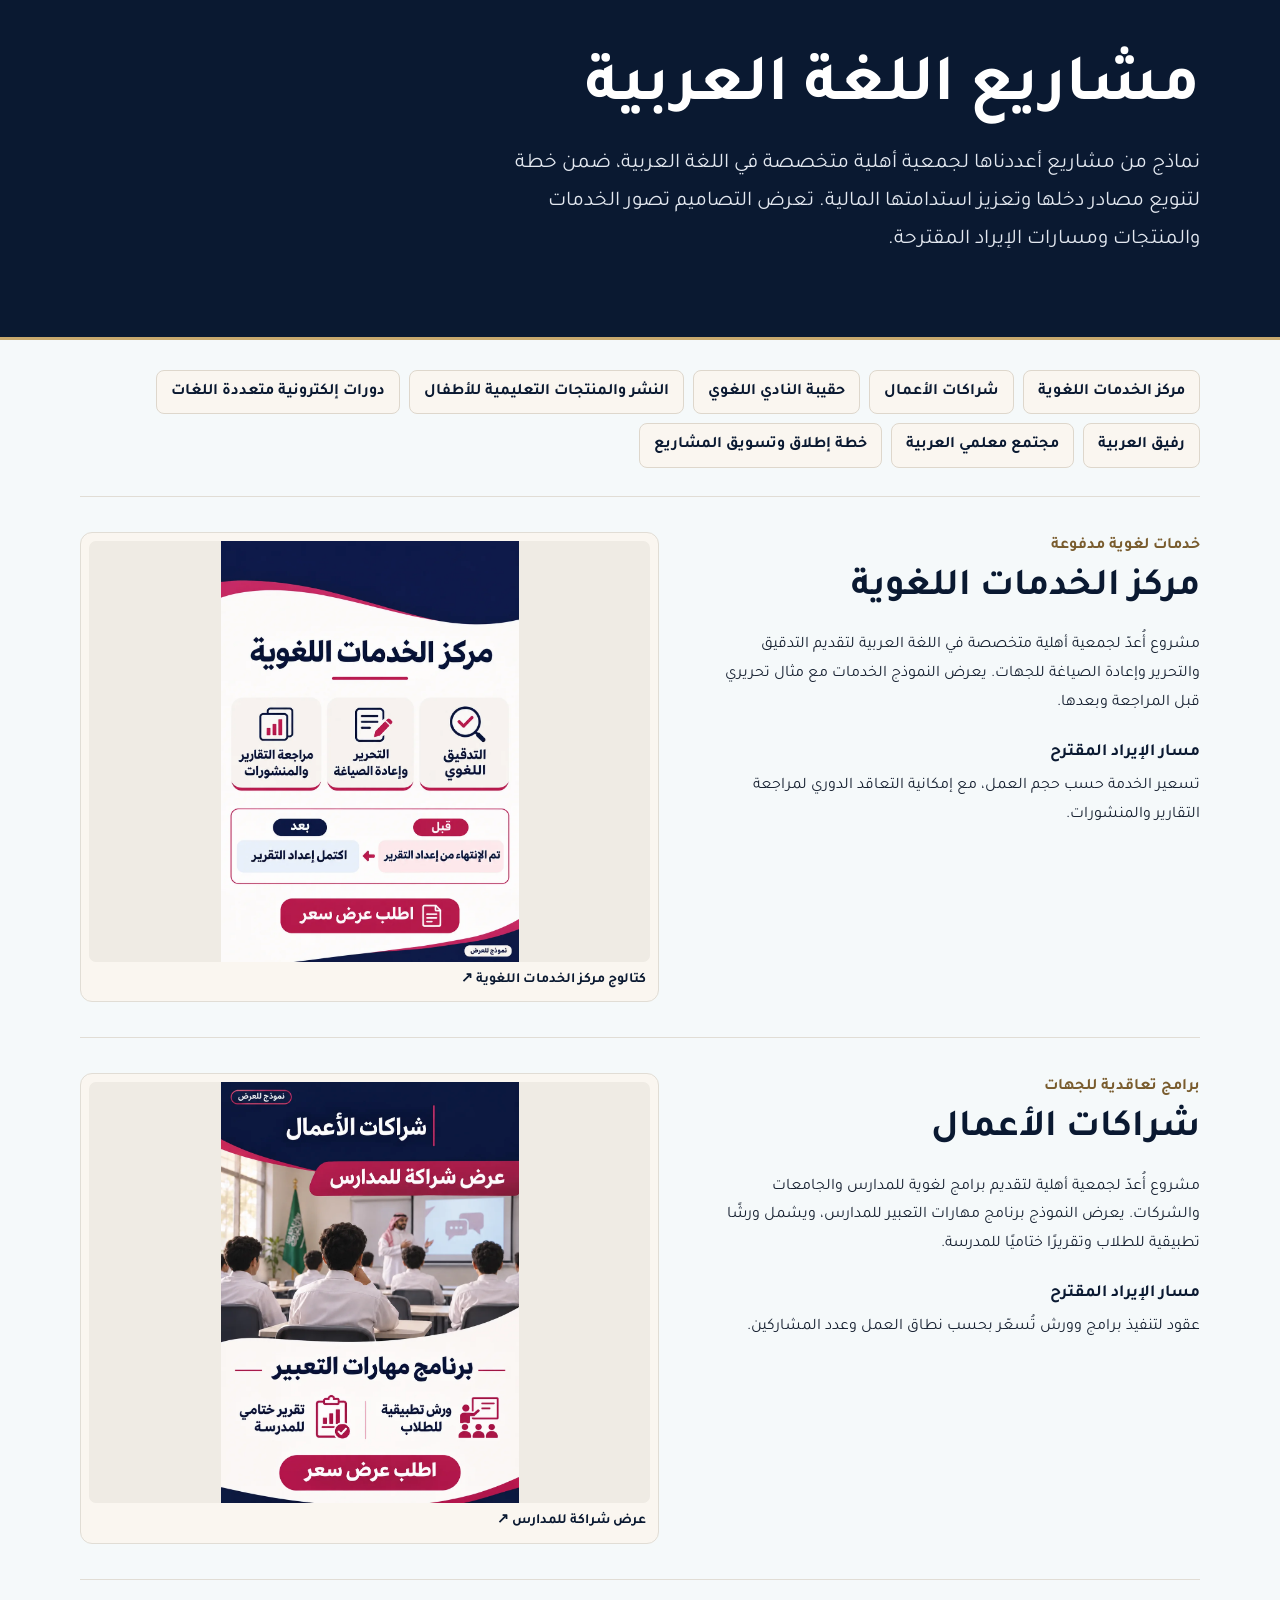
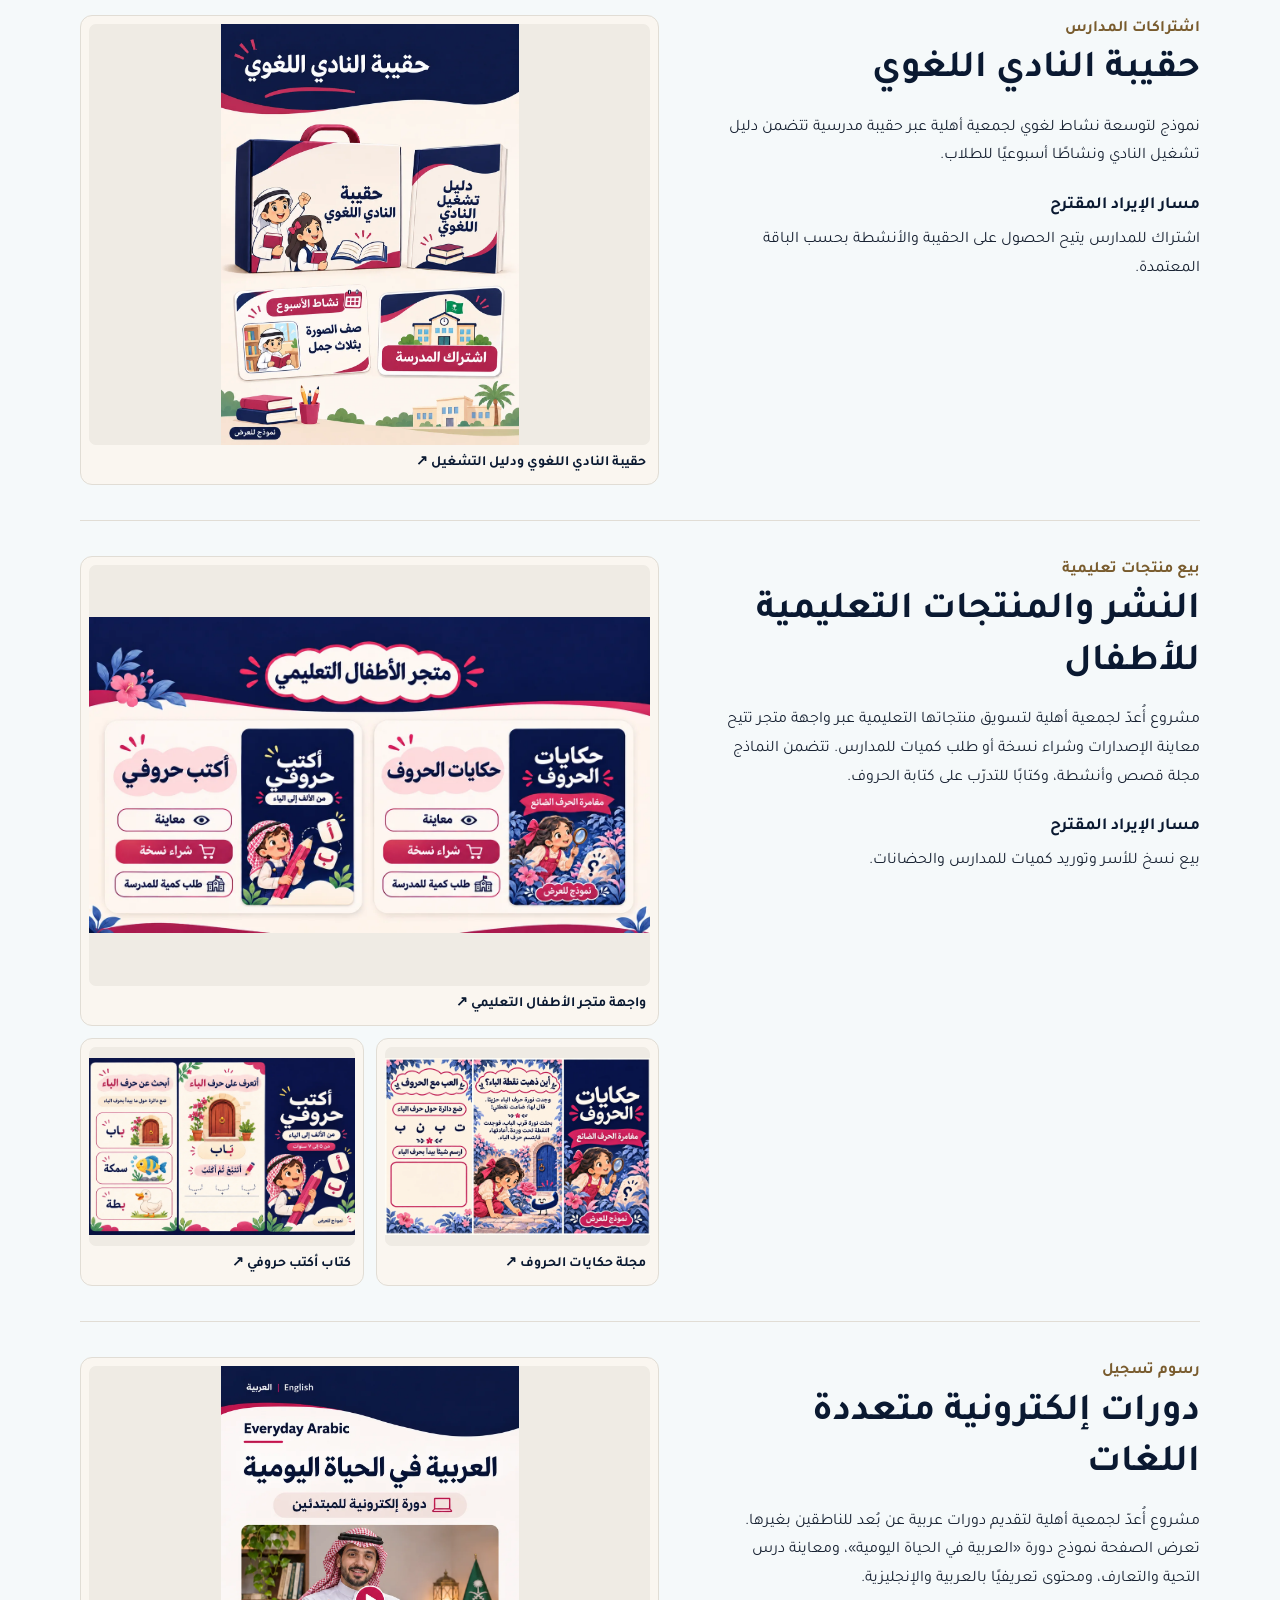
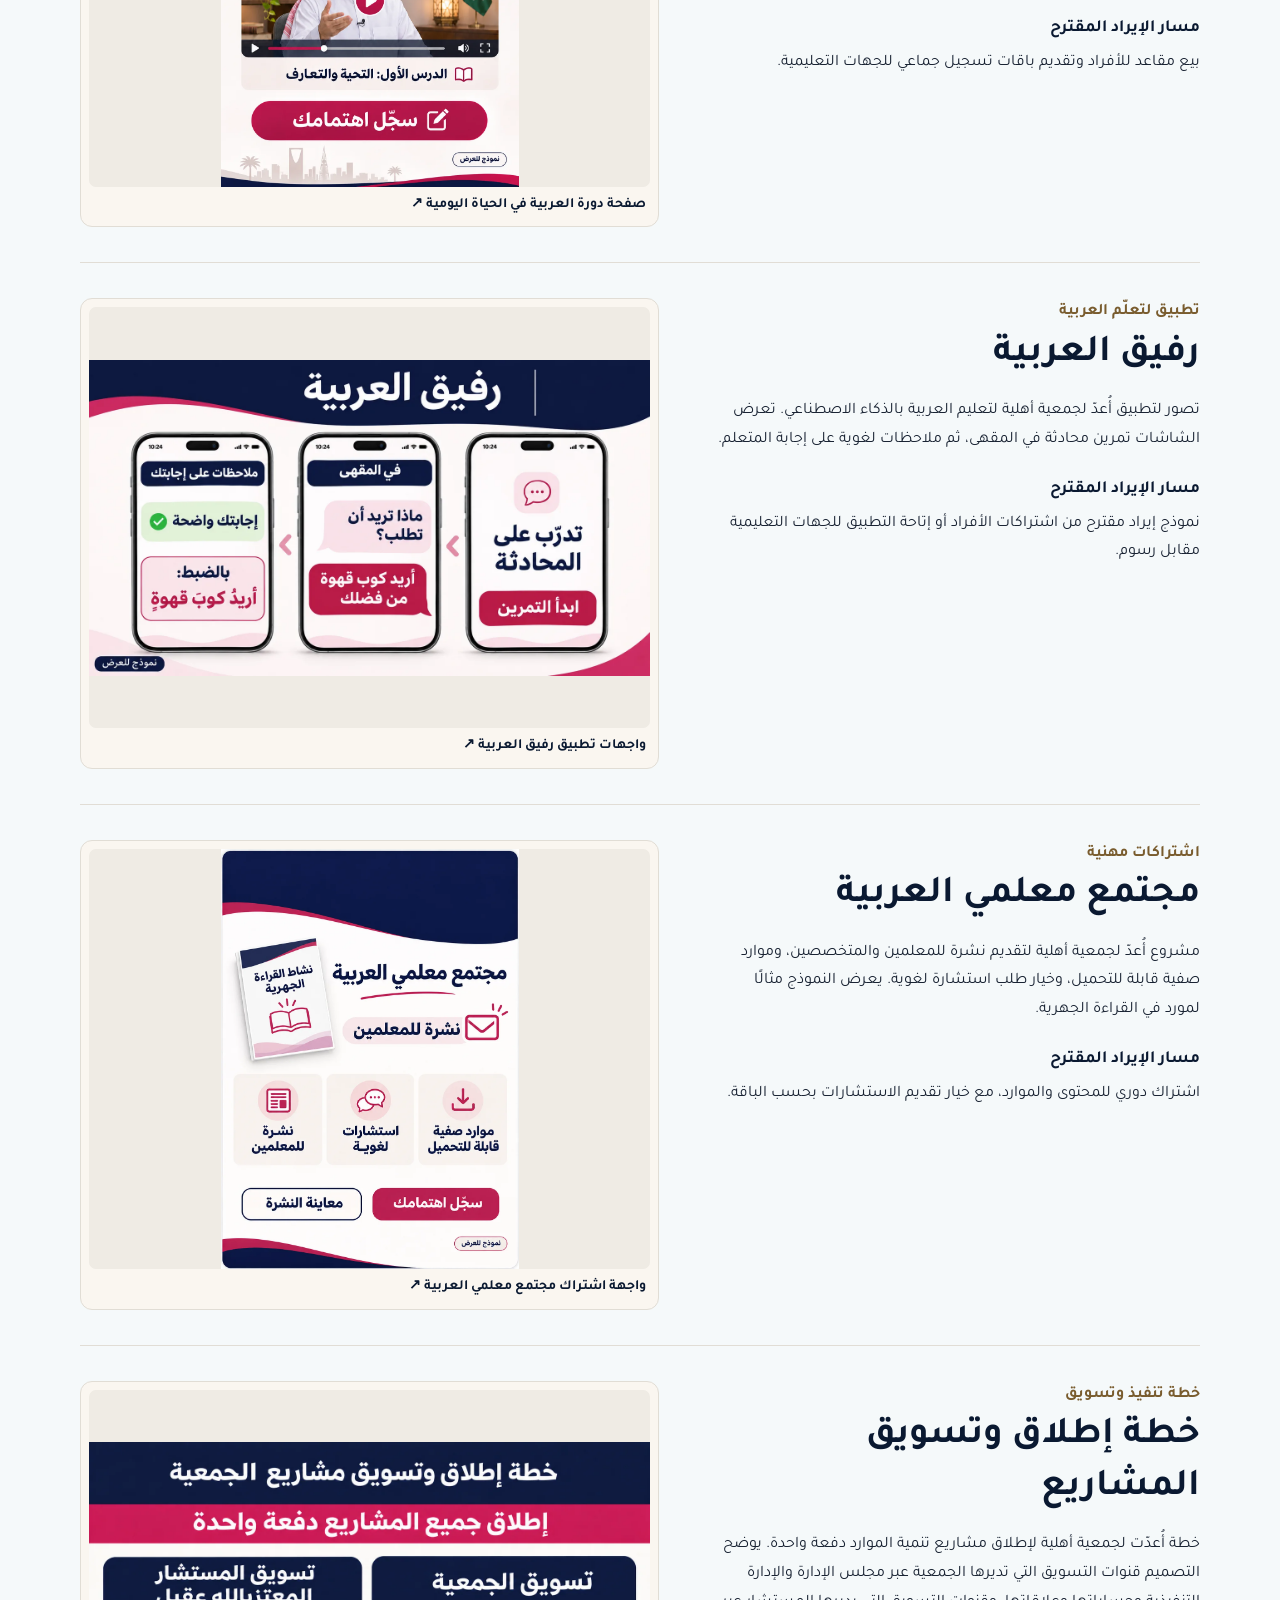
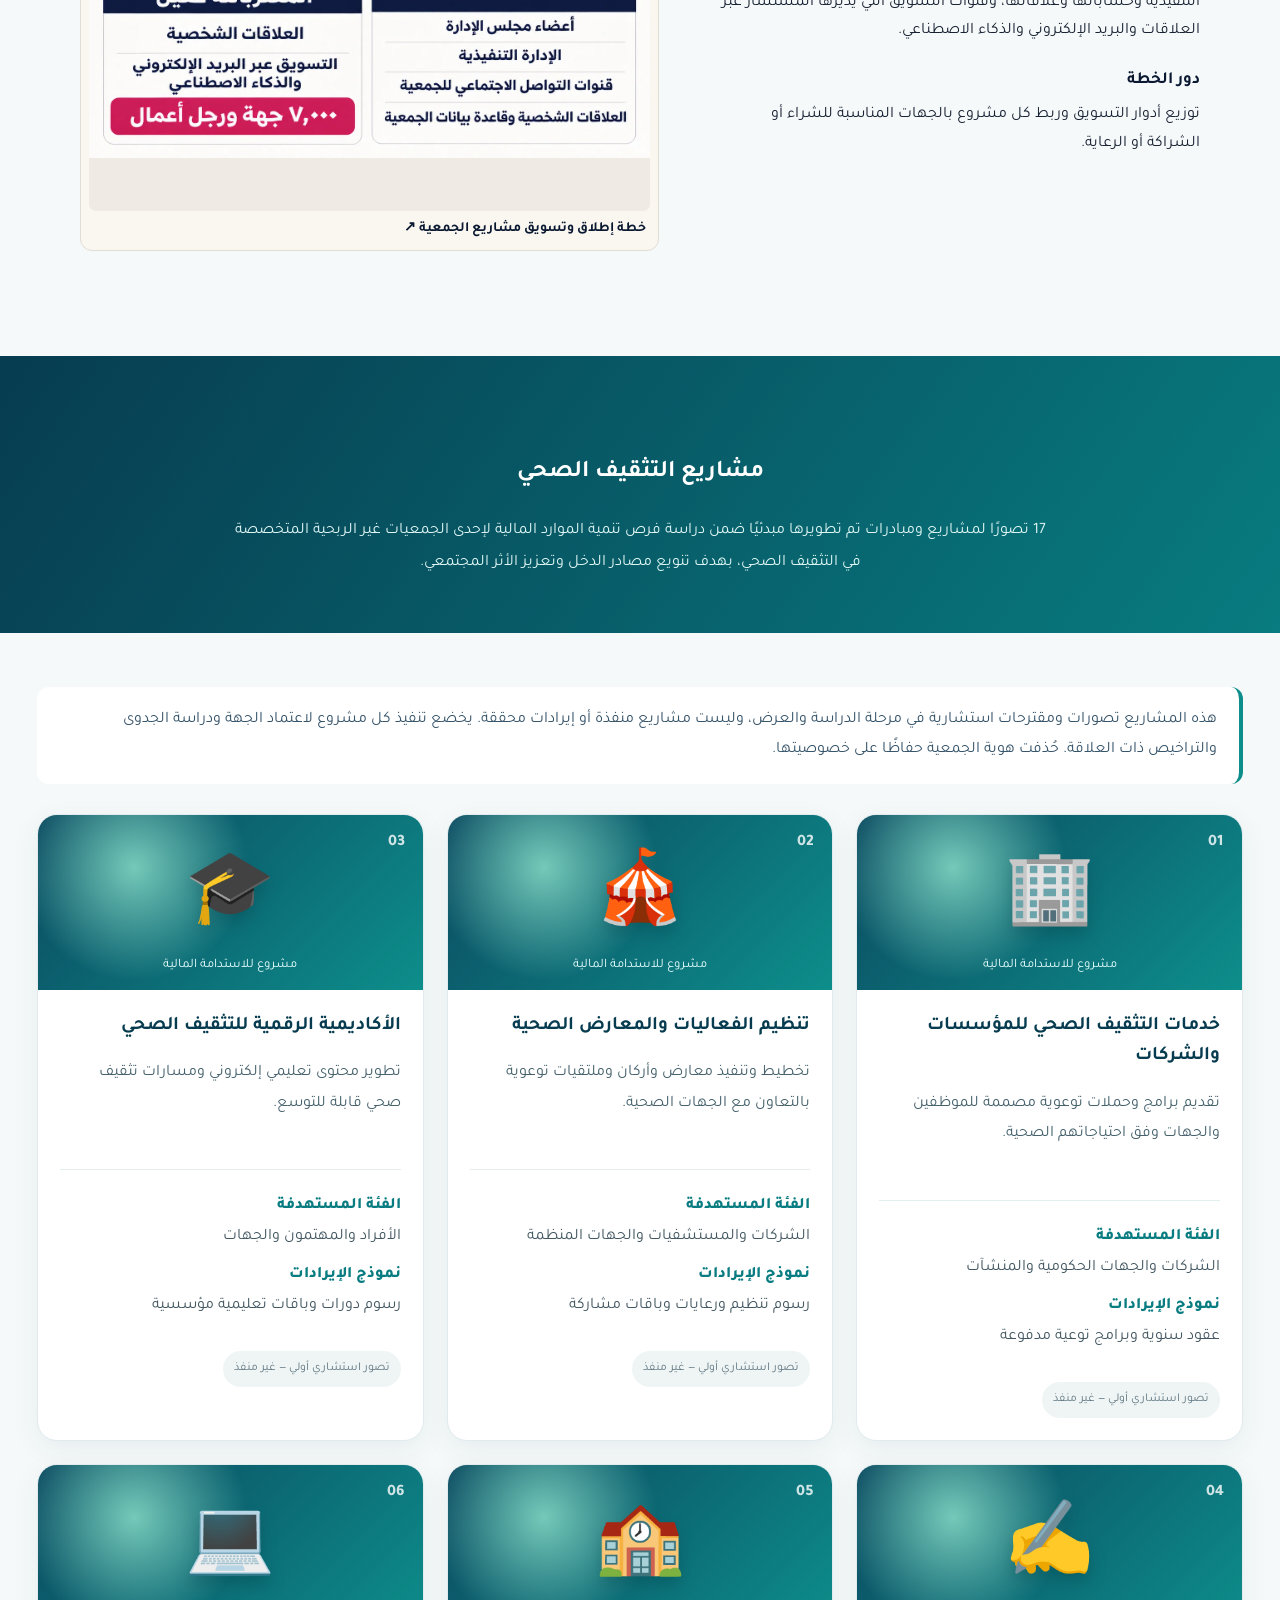
<file: works.html>
<!doctype html><html lang="ar" dir="rtl"><head><meta charset="utf-8"><meta name="viewport" content="width=device-width,initial-scale=1"><title>أعمالنا | مشاريع الاستدامة المالية | ASWAQ GROUP</title><meta name="description" content="نماذج من مشاريع تنمية الموارد المالية والاستدامة المقترحة من أعمال ASWAQ GROUP للجمعيات غير الربحية."><link rel="icon" href="assets/aswaq-icon.png?v=projects" type="image/png"><link rel="stylesheet" href="styles.css?v=aswaq-3"><style>body{background:#f5f9fa}.work-hero{padding:76px max(5vw,20px) 54px;background:linear-gradient(125deg,#073c50,#087c80);color:white;text-align:center}.work-hero h1{font-size:clamp(2rem,5vw,3.5rem);margin:12px auto}.work-hero p{max-width:830px;margin:auto;line-height:2;color:#e0f7f5}.work-wrap{max-width:1250px;margin:auto;padding:54px 22px}.notice{padding:18px 22px;background:white;border-right:4px solid #0d8e8b;border-radius:12px;line-height:1.9;margin-bottom:30px;color:#36546a}.projects-grid{display:grid;grid-template-columns:repeat(3,minmax(0,1fr));gap:23px}.project{background:white;border-radius:20px;overflow:hidden;box-shadow:0 8px 28px #123b4710;border:1px solid #e1ebed}.visual{min-height:175px;background:radial-gradient(circle at 25% 30%,#74c9b9 0,transparent 36%),linear-gradient(135deg,#0b4960,#0d8e8b);display:flex;align-items:center;justify-content:center;position:relative;color:white}.visual .emoji{font-size:72px;filter:drop-shadow(0 8px 8px #002b3340)}.number{position:absolute;right:18px;top:14px;font-size:16px;font-weight:800;opacity:.8}.visual-label{position:absolute;bottom:12px;font-size:13px;color:#e8ffff}.content{padding:22px}.content h2{font-size:1.2rem;line-height:1.6;color:#073c50;margin:0 0 12px}.content p{line-height:1.9;color:#45616c;min-height:95px}.content dl{border-top:1px solid #e2eeee;padding-top:12px}.content dt{font-weight:800;color:#087c80;margin-top:10px}.content dd{margin:3px 0 0;color:#425761;line-height:1.7}.state{display:inline-block;margin-top:15px;font-size:12px;color:#607681;background:#eff5f5;padding:7px 11px;border-radius:30px}.work-footer{text-align:center;padding:45px 20px}.work-footer a{display:inline-block;background:#0b6d73;color:white;text-decoration:none;padding:13px 28px;border-radius:30px}@media(max-width:960px){.projects-grid{grid-template-columns:repeat(2,minmax(0,1fr))}}@media(max-width:630px){.projects-grid{grid-template-columns:1fr}.content p{min-height:0}}</style><link rel="stylesheet" href="work.css"><style>
.agri-section{background:#f4f8f3;padding:72px max(22px,5vw);direction:rtl}.agri-heading{max-width:1120px;margin:0 auto 34px}.agri-heading>span{color:#147553;font-weight:800}.agri-heading h2{font-size:clamp(1.7rem,3vw,2.6rem);color:#103e31;margin:10px 0 15px}.agri-heading p{line-height:2;color:#526c61;max-width:900px}.agri-grid{display:grid;grid-template-columns:repeat(2,minmax(0,1fr));gap:26px;max-width:1200px;margin:auto}.agri-card{overflow:hidden;border:1px solid #dce9df;border-radius:22px;background:#fff;box-shadow:0 10px 30px #174c3012}.agri-art{height:220px;position:relative;display:flex;align-items:center;justify-content:center;flex-direction:column;gap:12px;isolation:isolate;overflow:hidden;background:linear-gradient(130deg,var(--g1),var(--g2))}.agri-art:before{content:"";position:absolute;inset:auto -12% -75% -12%;height:130%;border:2px solid #ffffff45;border-radius:50%;transform:rotate(-15deg)}.agri-art:after{content:"";position:absolute;width:180px;height:180px;border:1px solid #ffffff50;border-radius:50%;top:-90px;left:-60px}.agri-art-1{--g1:#0b573b;--g2:#5b9d50}.agri-art-2{--g1:#77612b;--g2:#c2a15c}.agri-art-3{--g1:#235b68;--g2:#60a49c}.agri-art-4{--g1:#263f5c;--g2:#4d9d85}.agri-art-5{--g1:#7b4c27;--g2:#c58d53}.agri-art-6{--g1:#1b5663;--g2:#358d79}.agri-art-7{--g1:#394a62;--g2:#719c9e}.agri-art-8{--g1:#225a46;--g2:#88a35c}.agri-art-9{--g1:#635126;--g2:#c4a05a}.agri-art-10{--g1:#3e5d31;--g2:#9eae61}.agri-icon{font-size:82px;filter:drop-shadow(0 10px 10px #0003);z-index:1}.agri-art-title{color:#fff;font-size:1.15rem;font-weight:800;text-shadow:0 1px 5px #0005;z-index:1}.agri-index{position:absolute;right:20px;top:14px;color:#fff9;font-weight:900}.agri-copy{padding:24px}.agri-tag{color:#187a55;font-size:.78rem;font-weight:800}.agri-copy h3{color:#153f30;font-size:1.35rem;margin:8px 0}.agri-copy p{line-height:1.95;color:#4d645b}.agri-copy dl{display:grid;grid-template-columns:125px 1fr;gap:12px;border-top:1px solid #e6eee7;padding-top:18px;margin-top:18px}.agri-copy dt{font-weight:800;color:#206c4d}.agri-copy dd{margin:0;color:#53665d;line-height:1.7}@media(max-width:760px){.agri-grid{grid-template-columns:1fr}.agri-section{padding:48px 18px}.agri-art{height:190px}.agri-copy dl{grid-template-columns:1fr;gap:4px}}
</style></head><body><header class="nav"><a class="brand" href="index.html"><img class="brand-icon" src="assets/aswaq-icon.png?v=projects" width="46" height="46" alt=""><span class="brand-copy"><b dir="ltr">ASWAQ GROUP</b><small>تنمية الموارد المالية وتسويق المشاريع</small></span></a><button class="menu" aria-label="القائمة">☰</button><nav><a href="index.html">الرئيسية</a><a href="about.html">من نحن</a><a href="packages.html">باقات الجمعيات</a><a href="other-services.html">خدمات أخرى</a><a href="works.html" aria-current="page">أعمالنا</a><a href="index.html#contact">تواصل معنا</a></nav></header><main>
<section class="work-hero"><h1>أعمالنا في مشاريع الاستدامة المالية</h1><p>نماذج من أعمال تطوير المشاريع وتنمية الموارد المالية للجمعيات الأهلية.</p><nav class="portfolio-collections" aria-label="مجالات المشاريع"><a href="#events-projects">مشاريع صناعة الفعاليات</a><a href="#raedah-projects">مشاريع التمكين الاقتصادي</a><a href="#agri-projects">مشاريع التنمية الزراعية</a><a href="#language-projects">مشاريع اللغة العربية</a><a href="#health-projects">مشاريع التثقيف الصحي</a><a href="#mobility-projects">مشاريع الرعاية والتأهيل</a><a href="#cloud-projects">مشاريع الحوسبة السحابية</a></nav></section>
<section class="featured-work" aria-labelledby="featured-work-title">
  <h2 id="featured-work-title">نماذج مختارة</h2>
  <div class="cards">
    <article><h3>منصة فرص الأعمال</h3><p>منصة تربط منظمي الفعاليات بالموردين المؤهلين وتقارن عروضهم.</p><a href="#events-projects">مشاريع صناعة الفعاليات</a></article>
    <article><h3>مركز الخدمات اللغوية</h3><p>نموذج لتقديم خدمات لغوية مدفوعة للأفراد والجهات.</p><a href="#language-services">تفاصيل المشروع</a></article>
    <article><h3>شريك الحركة</h3><p>باقات رعاية مؤسسية لتغطية الأطراف الصناعية والتأهيل.</p><a href="#mobility-projects">مشاريع الرعاية والتأهيل</a></article>
  </div>
</section>
<style>
.events-section{direction:rtl;padding:76px max(18px,5vw);background:linear-gradient(180deg,#eef3f8,#f8fafc)}
.events-inner{max-width:1240px;margin:auto}.events-kicker{color:#b48b43;font-weight:900}.events-inner>h2{color:#102d4c;font-size:clamp(1.8rem,3vw,2.8rem);margin:12px 0}.events-intro{color:#486077;line-height:2;max-width:900px;margin-bottom:28px}
.events-grid{display:grid;grid-template-columns:repeat(2,minmax(0,1fr));gap:26px}.event-work-card{border:1px solid #dce4ed;background:#fff;border-radius:22px;overflow:hidden;box-shadow:0 14px 32px #0d294514}.event-work-art{min-height:280px;position:relative;isolation:isolate;display:flex;align-items:center;justify-content:center;flex-direction:column;gap:12px;padding:40px 24px;background:radial-gradient(circle at 20% 20%,var(--glow),transparent 45%),linear-gradient(135deg,var(--tone),#071b32);color:#fff;text-align:center;overflow:hidden}.event-work-art:before{content:"";position:absolute;width:270px;height:270px;border:2px solid #e4bb6b66;border-radius:38%;transform:rotate(28deg);top:-150px;left:-70px}.event-work-art:after{content:"";position:absolute;width:380px;height:380px;border:1px solid #ffffff30;border-radius:50%;bottom:-280px;right:-90px}.event-work-symbol{font-size:80px;line-height:1;filter:drop-shadow(0 8px 20px #0006);z-index:1}.event-work-art strong{font-size:clamp(1.4rem,2.5vw,2rem);max-width:420px;line-height:1.5;z-index:1}.event-work-number{position:absolute;right:22px;top:18px;color:#e7c27b;font-weight:900;font-size:18px}.event-work-label{position:absolute;left:18px;top:16px;background:#e9c477;color:#102d4c;border-radius:25px;padding:5px 16px;font-weight:900}.event-b2b{--tone:#153b63;--glow:#3587b0}.event-careers{--tone:#173d59;--glow:#3c8d96}.event-awards{--tone:#443351;--glow:#ad874b}.event-summit{--tone:#172b65;--glow:#655bb5}.event-leadership{--tone:#30405a;--glow:#8790a8}.event-media{--tone:#26335c;--glow:#8667c8}.event-consulting{--tone:#143f50;--glow:#2c9b9b}.event-corporate{--tone:#463b4d;--glow:#b17c7a}.event-work-copy{padding:24px}.event-work-copy h3{color:#102d4c;font-size:1.45rem;margin:0 0 10px}.event-work-copy p{color:#455b6c;line-height:1.95}.event-work-copy dl{border-top:1px solid #e3e9ef;margin:18px 0 0;padding-top:12px}.event-work-copy dt{font-weight:900;color:#936b29}.event-work-copy dd{margin:5px 0 0;line-height:1.8;color:#465a6d}@media(max-width:780px){.events-grid{grid-template-columns:1fr}.events-section{padding:48px 16px}.event-work-art{min-height:240px}}
</style><section id="events-projects" class="events-section"><div class="events-inner"><span class="events-kicker">من أعمالنا</span><h2>مشاريع الاستدامة المالية لصناعة الفعاليات</h2><p class="events-intro">مجموعة من أعمالنا في تصميم نماذج خدمات ومشاريع مهنية مدرة للإيرادات لإحدى الجمعيات المتخصصة في قطاع الفعاليات، تشمل المنصات الرقمية والخدمات الاستشارية والبرامج والفعاليات المهنية.</p><div class="events-grid"><article class="event-work-card"><div class="event-work-art event-b2b" role="img" aria-label="تصميم بصري لمشروع منصة فرص الأعمال B2B"><span class="event-work-number">01</span><span class="event-work-symbol" aria-hidden="true">💻</span><strong>منصة فرص الأعمال B2B</strong><span class="event-work-label">من أعمالنا</span></div><div class="event-work-copy"><h3>منصة فرص الأعمال B2B</h3><p>منصة تربط منظمي الفعاليات بالموردين المؤهلين؛ يطرح المنظم احتياجه وتقدم الشركات عروض الأسعار للمقارنة والاختيار.</p><dl><dt>مصادر الإيرادات</dt><dd>رسوم الخدمات والاشتراكات وباقات الموردين</dd></dl></div></article><article class="event-work-card"><div class="event-work-art event-careers" role="img" aria-label="تصميم بصري لمشروع مركز وظائف صناعة الفعاليات"><span class="event-work-number">02</span><span class="event-work-symbol" aria-hidden="true">💼</span><strong>مركز وظائف صناعة الفعاليات</strong><span class="event-work-label">من أعمالنا</span></div><div class="event-work-copy"><h3>مركز وظائف صناعة الفعاليات</h3><p>مركز متخصص لربط الشركات بالكفاءات المهنية، ونشر الوظائف والبحث عن المرشحين وترشيحهم.</p><dl><dt>مصادر الإيرادات</dt><dd>رسوم نشر الوظائف وباقات التوظيف للشركات</dd></dl></div></article><article class="event-work-card"><div class="event-work-art event-awards" role="img" aria-label="تصميم بصري لمشروع جوائز التميز في صناعة الفعاليات"><span class="event-work-number">03</span><span class="event-work-symbol" aria-hidden="true">🏆</span><strong>جوائز التميز في صناعة الفعاليات</strong><span class="event-work-label">من أعمالنا</span></div><div class="event-work-copy"><h3>جوائز التميز في صناعة الفعاليات</h3><p>برنامج جوائز مهنية لتكريم الشركات والأفراد والمشاريع المتميزة وتحفيز الجودة والابتكار في القطاع.</p><dl><dt>مصادر الإيرادات</dt><dd>الرعايات ورسوم المشاركة والفعاليات المصاحبة</dd></dl></div></article><article class="event-work-card"><div class="event-work-art event-summit" role="img" aria-label="تصميم بصري لمشروع قمة صناعة الفعاليات والمعرض المصاحب"><span class="event-work-number">04</span><span class="event-work-symbol" aria-hidden="true">🎤</span><strong>قمة صناعة الفعاليات والمعرض المصاحب</strong><span class="event-work-label">من أعمالنا</span></div><div class="event-work-copy"><h3>قمة صناعة الفعاليات والمعرض المصاحب</h3><p>قمة تجمع قادة القطاع وخبراءه مع معرض للشركات والموردين لعرض خدماتهم وإقامة اللقاءات التجارية.</p><dl><dt>مصادر الإيرادات</dt><dd>تأجير الأجنحة والأكشاك والرعايات والتذاكر</dd></dl></div></article><article class="event-work-card"><div class="event-work-art event-leadership" role="img" aria-label="تصميم بصري لمشروع برنامج القيادة التنفيذية"><span class="event-work-number">05</span><span class="event-work-symbol" aria-hidden="true">🎓</span><strong>برنامج القيادة التنفيذية</strong><span class="event-work-label">من أعمالنا</span></div><div class="event-work-copy"><h3>برنامج القيادة التنفيذية</h3><p>برنامج متخصص في تطوير مهارات قيادات صناعة الفعاليات في الاستراتيجية والإدارة والتشغيل والابتكار.</p><dl><dt>مصادر الإيرادات</dt><dd>رسوم المشاركة وباقات الشركات ورعاية البرنامج</dd></dl></div></article><article class="event-work-card"><div class="event-work-art event-media" role="img" aria-label="تصميم بصري لمشروع الإعلام والإعلان المهني"><span class="event-work-number">06</span><span class="event-work-symbol" aria-hidden="true">📹</span><strong>الإعلام والإعلان المهني</strong><span class="event-work-label">من أعمالنا</span></div><div class="event-work-copy"><h3>الإعلام والإعلان المهني</h3><p>منظومة محتوى وإعلام متخصص تشمل النشرات والتقارير والبودكاست والمنصات الرقمية والتغطيات المهنية.</p><dl><dt>مصادر الإيرادات</dt><dd>الإعلانات ورعاية المحتوى والباقات الإعلامية</dd></dl></div></article><article class="event-work-card"><div class="event-work-art event-consulting" role="img" aria-label="تصميم بصري لمشروع الخدمات الاستشارية المهنية"><span class="event-work-number">07</span><span class="event-work-symbol" aria-hidden="true">📊</span><strong>الخدمات الاستشارية المهنية</strong><span class="event-work-label">من أعمالنا</span></div><div class="event-work-copy"><h3>الخدمات الاستشارية المهنية</h3><p>خدمات دراسات جدوى الفعاليات وقياس الأثر الاقتصادي وتقييم تجربة الزائر واستراتيجيات الرعاية ومراجعة التشغيل.</p><dl><dt>مصادر الإيرادات</dt><dd>أتعاب الاستشارات والدراسات والمشاريع</dd></dl></div></article></div></div></section>
  <style>
.raedah-section{padding:76px max(20px,5vw);background:linear-gradient(180deg,#f5f9fc,#edf5f5);direction:rtl}
.raedah-inner{max-width:1240px;margin:auto}.raedah-kicker{color:#087b80;font-weight:800;letter-spacing:.02em}
.raedah-inner>h2{font-size:clamp(1.9rem,3.5vw,2.9rem);color:#12394e;margin:10px 0 12px}
.raedah-intro{color:#45616c;line-height:2;max-width:930px;margin-bottom:30px}
.raedah-grid{display:grid;grid-template-columns:repeat(2,minmax(0,1fr));gap:25px}
.raedah-card{background:white;border:1px solid #dce8eb;border-radius:22px;overflow:hidden;box-shadow:0 12px 35px #0b394610}
.raedah-visual{min-height:210px;display:flex;align-items:center;justify-content:center;flex-direction:column;gap:10px;position:relative;overflow:hidden;background:linear-gradient(130deg,var(--a),var(--b));color:white;text-align:center;padding:20px}
.raedah-visual:before{content:"";position:absolute;width:270px;height:270px;border:1px solid #ffffff50;border-radius:36%;transform:rotate(35deg);right:-100px;top:-120px}
.raedah-visual:after{content:"";position:absolute;width:180px;height:180px;border:2px solid #ffffff35;border-radius:50%;left:-80px;bottom:-90px}
.raedah-symbol{font-size:84px;line-height:1;position:relative;font-weight:700;text-shadow:0 10px 20px #0002}
.raedah-visual strong{position:relative;font-size:clamp(1.25rem,2vw,1.65rem);font-weight:900}
.raedah-no{position:absolute;top:16px;right:20px;font-weight:800;color:#ffffffcc}
.raedah-investment{--a:#102d50;--b:#138b9d}.raedah-market{--a:#a05c35;--b:#dfab6d}
.raedah-corporate{--a:#254a6a;--b:#628da6}.raedah-academy{--a:#5d3b8d;--b:#9a83c7}
.raedah-freelance{--a:#11655c;--b:#43b4a2}.raedah-forum{--a:#8d5731;--b:#b99255}
.raedah-club{--a:#743f69;--b:#c87da8}
.raedah-copy{padding:25px}.raedah-tag{color:#0a8386;font-size:.85rem;font-weight:800}
.raedah-copy h3{font-size:1.45rem;color:#133c51;margin:8px 0 12px}
.raedah-copy p{color:#455d68;line-height:1.95}
.raedah-copy dl{border-top:1px solid #e4ecee;padding-top:16px;margin:16px 0 0}
.raedah-copy dt{font-weight:800;color:#0b7279;margin-top:12px}.raedah-copy dd{margin:3px 0;color:#405963;line-height:1.8}
.raedah-note{display:block;margin-top:16px;font-size:.85rem;color:#647781;background:#f0f5f6;border-radius:10px;padding:9px 12px}
@media(max-width:760px){.raedah-grid{grid-template-columns:1fr}.raedah-section{padding:50px 18px}.raedah-visual{min-height:190px}}
</style><section class="raedah-section" id="raedah-projects"><div class="raedah-inner"><span class="raedah-kicker">أعمالنا في التمكين الاقتصادي</span><h2>مشاريع التمكين الاقتصادي والاستدامة المالية</h2><p class="raedah-intro">نماذج مستقلة من أعمال إعداد وتطوير مشاريع الاستدامة المالية لجمعية أهلية تُعنى بتمكين المرأة اقتصاديًا. لكل مشروع نموذج عمل وفئات مستهدفة ومسار إيرادات مقترح. تعرض النماذج دون شعار الجمعية أو بياناتها الخاصة.</p><div class="raedah-grid"><article class="raedah-card" id="raedah-1"><div class="raedah-visual raedah-investment"><span class="raedah-no">01</span><span class="raedah-symbol" aria-hidden="true">✦</span><strong>حاضنة الأعمال والذراع الاستثماري</strong></div><div class="raedah-copy"><span class="raedah-tag">من أعمال تطوير مشاريع الاستدامة المالية</span><h3>شركة رائدة للاستثمار</h3><p>استقبال مشاريع رائدات الأعمال وفرزها وتطوير نماذج أعمالها واختبار الطلب عليها قبل التوسع والاستثمار.</p><dl><dt>الفئة المستهدفة</dt><dd>رائدات الأعمال والمشاريع النسائية الناشئة</dd><dt>نموذج الإيرادات</dt><dd>حصص استثمارية وعوائد مستقبلية من المشاريع الناجحة</dd></dl></div></article>
<article class="raedah-card" id="raedah-2"><div class="raedah-visual raedah-market"><span class="raedah-no">02</span><span class="raedah-symbol" aria-hidden="true">◈</span><strong>من التمكين إلى المبيعات</strong></div><div class="raedah-copy"><span class="raedah-tag">من أعمال تطوير مشاريع الاستدامة المالية</span><h3>سوق رائدة</h3><p>إنشاء قناة بيع مستمرة لمنتجات وخدمات المستفيدات، تشمل العرض الرقمي والتسويق والمواسم البيعية ومتابعة مؤشرات المبيعات.</p><dl><dt>الفئة المستهدفة</dt><dd>الأسر المنتجة وصاحبات المشاريع والعملاء</dd><dt>نموذج الإيرادات</dt><dd>عمولات البيع وخدمات التسويق والتشغيل</dd></dl></div></article>
<article class="raedah-card" id="raedah-3"><div class="raedah-visual raedah-corporate"><span class="raedah-no">03</span><span class="raedah-symbol" aria-hidden="true">✳</span><strong>شراكات المسؤولية الاجتماعية</strong></div><div class="raedah-copy"><span class="raedah-tag">من أعمال تطوير مشاريع الاستدامة المالية</span><h3>رائدة للشركات</h3><p>تطوير برامج تمكين اقتصادي قابلة للتعاقد مع الشركات، تتضمن مستهدفات واضحة وتقارير قياس أثر.</p><dl><dt>الفئة المستهدفة</dt><dd>الشركات والجهات الراغبة في برامج المسؤولية الاجتماعية</dd><dt>نموذج الإيرادات</dt><dd>عقود تنفيذ برامج التمكين والرعايات</dd></dl></div></article>
<article class="raedah-card" id="raedah-4"><div class="raedah-visual raedah-academy"><span class="raedah-no">04</span><span class="raedah-symbol" aria-hidden="true">✧</span><strong>مهارات ترتبط بفرص دخل</strong></div><div class="raedah-copy"><span class="raedah-tag">من أعمال تطوير مشاريع الاستدامة المالية</span><h3>أكاديمية رائدة</h3><p>برامج تدريب مهني وريادي وتطبيقي، تربط التأهيل بسوق العمل والعمل الحر وتأسيس المشاريع.</p><dl><dt>الفئة المستهدفة</dt><dd>النساء الباحثات عن فرص عمل أو تطوير مهارات</dd><dt>نموذج الإيرادات</dt><dd>رسوم البرامج والعقود التدريبية والرعايات</dd></dl></div></article>
<article class="raedah-card" id="raedah-5"><div class="raedah-visual raedah-freelance"><span class="raedah-no">05</span><span class="raedah-symbol" aria-hidden="true">◇</span><strong>مسار من المهارة إلى العميل</strong></div><div class="raedah-copy"><span class="raedah-tag">من أعمال تطوير مشاريع الاستدامة المالية</span><h3>رائدة للعمل الحر</h3><p>تأهيل المستفيدات لتقديم خدمات مستقلة، وتجهيز ملفاتهن المهنية وربطهن بفرص العملاء ومتابعة الدخل المتحقق.</p><dl><dt>الفئة المستهدفة</dt><dd>المستفيدات الراغبات في العمل الحر والشركات طالبة الخدمات</dd><dt>نموذج الإيرادات</dt><dd>عقود التمكين والرعايات والخدمات المساندة</dd></dl></div></article>
<article class="raedah-card" id="raedah-6"><div class="raedah-visual raedah-forum"><span class="raedah-no">06</span><span class="raedah-symbol" aria-hidden="true">✺</span><strong>ملتقى الفرص والشراكات</strong></div><div class="raedah-copy"><span class="raedah-tag">من أعمال تطوير مشاريع الاستدامة المالية</span><h3>ملتقى رائدات عسير</h3><p>ملتقى دوري يجمع صاحبات المشاريع والشركات والمستثمرين والجهات الداعمة، مع جلسات ولقاءات أعمال ومعرض مصاحب.</p><dl><dt>الفئة المستهدفة</dt><dd>رائدات الأعمال والمستثمرون والشركات</dd><dt>نموذج الإيرادات</dt><dd>رعايات الملتقى والأجنحة وباقات الشراكة</dd></dl></div></article>
<article class="raedah-card" id="raedah-7"><div class="raedah-visual raedah-club"><span class="raedah-no">07</span><span class="raedah-symbol" aria-hidden="true">◎</span><strong>مجتمع مهني مستمر</strong></div><div class="raedah-copy"><span class="raedah-tag">من أعمال تطوير مشاريع الاستدامة المالية</span><h3>نادي رائدات الأعمال</h3><p>بناء مجتمع تواصل وإرشاد وتبادل خبرات وفرص بين رائدات الأعمال، مع لقاءات وورش وشراكات تخصصية.</p><dl><dt>الفئة المستهدفة</dt><dd>صاحبات المشاريع والمهتمات بريادة الأعمال</dd><dt>نموذج الإيرادات</dt><dd>اشتراكات الخدمات الاختيارية والرعايات والفعاليات</dd></dl></div></article></div></div></section><section class="agri-section" id="agri-projects"><div class="agri-heading"><span>نماذج من أعمالنا</span><h2>مشاريع التنمية الزراعية والاستدامة المالية</h2><p>أعمال تطوير مشاريع أُعدّت لجمعية أهلية في قطاع التنمية الزراعية، بهدف تنويع مصادر الدخل وبناء شراكات وفرص استدامة مالية. تعرض كل بطاقة فكرة المشروع والفئات المستفيدة ومسار الإيراد. لا تمثل هذه النماذج إثباتًا للتنفيذ أو تحقيق إيرادات.</p></div><div class="agri-grid"><article class="agri-card" id="agri-1"><div class="agri-art agri-art-1"><span class="agri-icon" aria-hidden="true">🌿</span><span class="agri-art-title">شراكات المسؤولية المجتمعية</span><span class="agri-index">01</span></div><div class="agri-copy"><span class="agri-tag">عمل استشاري في الاستدامة المالية</span><h3>سنبلة الخضراء للشركات</h3><p>برامج تشجير وتحسين الغطاء النباتي للمنشآت مع قياس الأثر البيئي وإعداد تقارير للممولين.</p><dl><dt>الفئة المستهدفة</dt><dd>الشركات والجهات ذات المبادرات البيئية</dd><dt>مسار الإيراد</dt><dd>رعاية المبادرات وعقود التنفيذ</dd></dl></div></article>

<article class="agri-card" id="agri-3"><div class="agri-art agri-art-3"><span class="agri-icon" aria-hidden="true">🎓</span><span class="agri-art-title">تعليم وتدريب متخصص</span><span class="agri-index">03</span></div><div class="agri-copy"><span class="agri-tag">عمل استشاري في الاستدامة المالية</span><h3>أكاديمية زراعية</h3><p>دورات وورش عملية ورقمية في المهارات الزراعية وإدارة المشروعات الريفية.</p><dl><dt>الفئة المستهدفة</dt><dd>الأفراد والمزارعون والمؤسسات</dd><dt>مسار الإيراد</dt><dd>رسوم الدورات والعقود التدريبية</dd></dl></div></article>
<article class="agri-card" id="agri-4"><div class="agri-art agri-art-4"><span class="agri-icon" aria-hidden="true">🧪</span><span class="agri-art-title">تقنيات زراعية حديثة</span><span class="agri-index">04</span></div><div class="agri-copy"><span class="agri-tag">عمل استشاري في الاستدامة المالية</span><h3>مركز الابتكار الزراعي</h3><p>تطوير حلول وتجارب تطبيقية للزراعة المائية والاستشعار والتقنيات الزراعية بالشراكة مع متخصصين.</p><dl><dt>الفئة المستهدفة</dt><dd>المزارع والشركات والجهات البحثية</dd><dt>مسار الإيراد</dt><dd>عقود تجريب واستشارات وشراكات تقنية</dd></dl></div></article>
<article class="agri-card" id="agri-5"><div class="agri-art agri-art-5"><span class="agri-icon" aria-hidden="true">🌾</span><span class="agri-art-title">تمكين المشروعات الريفية</span><span class="agri-index">05</span></div><div class="agri-copy"><span class="agri-tag">عمل استشاري في الاستدامة المالية</span><h3>ريادة ريف</h3><p>احتضان أفكار المشروعات الزراعية الصغيرة وتطوير نماذج أعمالها وربطها بالتمويل والأسواق.</p><dl><dt>الفئة المستهدفة</dt><dd>رواد الأعمال والأسر المنتجة والجهات الممولة</dd><dt>مسار الإيراد</dt><dd>رعاية برامج الاحتضان وخدمات التأهيل</dd></dl></div></article>
<article class="agri-card" id="agri-6"><div class="agri-art agri-art-6"><span class="agri-icon" aria-hidden="true">📱</span><span class="agri-art-title">خدمات رقمية زراعية</span><span class="agri-index">06</span></div><div class="agri-copy"><span class="agri-tag">عمل استشاري في الاستدامة المالية</span><h3>المنصة الزراعية الرقمية</h3><p>بوابة لتقديم محتوى تدريبي واستشارات وخدمات تسويق وربط المستفيدين بالخبراء.</p><dl><dt>الفئة المستهدفة</dt><dd>المزارعون والمهتمون والجهات الزراعية</dd><dt>مسار الإيراد</dt><dd>اشتراكات وخدمات واستشارات مدفوعة</dd></dl></div></article>
<article class="agri-card" id="agri-7"><div class="agri-art agri-art-7"><span class="agri-icon" aria-hidden="true">🚁</span><span class="agri-art-title">رصد ومسح زراعي</span><span class="agri-index">07</span></div><div class="agri-copy"><span class="agri-tag">عمل استشاري في الاستدامة المالية</span><h3>خدمات الدرون الزراعي</h3><p>خدمات تصوير ومسح ومتابعة للمزارع باستخدام الطائرات دون طيار عبر مشغلين مرخصين.</p><dl><dt>الفئة المستهدفة</dt><dd>المزارع والمشروعات الزراعية</dd><dt>مسار الإيراد</dt><dd>رسوم الخدمة والعقود التشغيلية</dd></dl></div></article>
<article class="agri-card" id="agri-8"><div class="agri-art agri-art-8"><span class="agri-icon" aria-hidden="true">🤝</span><span class="agri-art-title">برامج تعاون مؤسسي</span><span class="agri-index">08</span></div><div class="agri-copy"><span class="agri-tag">عمل استشاري في الاستدامة المالية</span><h3>الشراكات الحكومية الزراعية</h3><p>تطوير مبادرات مشتركة مع الجهات الحكومية والمؤسسات ذات الصلة بالتنمية الزراعية والريفية.</p><dl><dt>الفئة المستهدفة</dt><dd>الجهات الحكومية والبرامج التنموية</dd><dt>مسار الإيراد</dt><dd>اتفاقيات تنفيذ وتمويل برامج مشتركة</dd></dl></div></article>
<article class="agri-card" id="agri-9"><div class="agri-art agri-art-9"><span class="agri-icon" aria-hidden="true">🏅</span><span class="agri-art-title">تطوير فرص تمويل</span><span class="agri-index">09</span></div><div class="agri-copy"><span class="agri-tag">عمل استشاري في الاستدامة المالية</span><h3>المنح والتمويل المؤسسي</h3><p>إعداد ملفات المشروعات وطلبات المنح وربطها بأولويات الجهات المانحة ومؤشرات الأثر.</p><dl><dt>الفئة المستهدفة</dt><dd>المؤسسات المانحة والبرامج التمويلية</dd><dt>مسار الإيراد</dt><dd>منح وتمويل مخصص للمشروعات</dd></dl></div></article>
<article class="agri-card" id="agri-10"><div class="agri-art agri-art-10"><span class="agri-icon" aria-hidden="true">🌱</span><span class="agri-art-title">دخل مستدام طويل الأجل</span><span class="agri-index">10</span></div><div class="agri-copy"><span class="agri-tag">عمل استشاري في الاستدامة المالية</span><h3>المشروع الزراعي الاستثماري</h3><p>دراسة مشروع إنتاجي مثل مشتل أو مركز خدمات زراعية لتوليد عائد دوري يدعم برامج الجمعية.</p><dl><dt>الفئة المستهدفة</dt><dd>المستثمرون والعملاء والشركاء</dd><dt>مسار الإيراد</dt><dd>مبيعات المنتجات والخدمات وعوائد التشغيل</dd></dl></div></article></div></section>
<section id="language-projects" class="work-intro" aria-labelledby="work-title">
    <div class="language-wrap">
      <h2 id="work-title">مشاريع اللغة العربية</h2>
      <p>نماذج من مشاريع أعددناها لجمعية أهلية متخصصة في اللغة العربية، ضمن خطة لتنويع مصادر دخلها وتعزيز استدامتها المالية. تعرض التصاميم تصور الخدمات والمنتجات ومسارات الإيراد المقترحة.</p>
    </div>
  </section>
  <div class="language-wrap work-body">
    <nav class="work-toc" aria-label="المشاريع المعروضة">
        <a href="#language-services">مركز الخدمات اللغوية</a>
        <a href="#business-partnerships">شراكات الأعمال</a>
        <a href="#school-club">حقيبة النادي اللغوي</a>
        <a href="#kids-store">النشر والمنتجات التعليمية للأطفال</a>
        <a href="#online-courses">دورات إلكترونية متعددة اللغات</a>
        <a href="#ai-arabic">رفيق العربية</a>
        <a href="#teacher-community">مجتمع معلمي العربية</a>
        <a href="#launch-plan">خطة إطلاق وتسويق المشاريع</a>
    </nav>
    <article class="work-project" id="language-services" aria-labelledby="language-services-title">
      <div class="work-copy">
        <p class="work-kind">خدمات لغوية مدفوعة</p>
        <h2 id="language-services-title">مركز الخدمات اللغوية</h2>
        <p>مشروع أُعدّ لجمعية أهلية متخصصة في اللغة العربية لتقديم التدقيق والتحرير وإعادة الصياغة للجهات. يعرض النموذج الخدمات مع مثال تحريري قبل المراجعة وبعدها.</p>
        <h3>مسار الإيراد المقترح</h3>
        <p>تسعير الخدمة حسب حجم العمل، مع إمكانية التعاقد الدوري لمراجعة التقارير والمنشورات.</p>
      </div>
      <div class="work-graphics">
        <figure>
          <a href="assets/work/language-services.webp" aria-label="فتح التصميم بالحجم الكامل: كتالوج مركز الخدمات اللغوية">
            <img src="assets/work/language-services.webp" alt="كتالوج مركز الخدمات اللغوية" loading="lazy" decoding="async">
          </a>
          <figcaption><a href="assets/work/language-services.webp">كتالوج مركز الخدمات اللغوية <span aria-hidden="true">↗</span></a></figcaption>
        </figure>
      </div>
    </article>
    <article class="work-project" id="business-partnerships" aria-labelledby="business-partnerships-title">
      <div class="work-copy">
        <p class="work-kind">برامج تعاقدية للجهات</p>
        <h2 id="business-partnerships-title">شراكات الأعمال</h2>
        <p>مشروع أُعدّ لجمعية أهلية لتقديم برامج لغوية للمدارس والجامعات والشركات. يعرض النموذج برنامج مهارات التعبير للمدارس، ويشمل ورشًا تطبيقية للطلاب وتقريرًا ختاميًا للمدرسة.</p>
        <h3>مسار الإيراد المقترح</h3>
        <p>عقود لتنفيذ برامج وورش تُسعّر بحسب نطاق العمل وعدد المشاركين.</p>
      </div>
      <div class="work-graphics">
        <figure>
          <a href="assets/work/business-partnerships.webp" aria-label="فتح التصميم بالحجم الكامل: عرض شراكة للمدارس">
            <img src="assets/work/business-partnerships.webp" alt="عرض شراكة للمدارس" loading="lazy" decoding="async">
          </a>
          <figcaption><a href="assets/work/business-partnerships.webp">عرض شراكة للمدارس <span aria-hidden="true">↗</span></a></figcaption>
        </figure>
      </div>
    </article>
    <article class="work-project" id="school-club" aria-labelledby="school-club-title">
      <div class="work-copy">
        <p class="work-kind">اشتراكات المدارس</p>
        <h2 id="school-club-title">حقيبة النادي اللغوي</h2>
        <p>نموذج لتوسعة نشاط لغوي لجمعية أهلية عبر حقيبة مدرسية تتضمن دليل تشغيل النادي ونشاطًا أسبوعيًا للطلاب.</p>
        <h3>مسار الإيراد المقترح</h3>
        <p>اشتراك للمدارس يتيح الحصول على الحقيبة والأنشطة بحسب الباقة المعتمدة.</p>
      </div>
      <div class="work-graphics">
        <figure>
          <a href="assets/work/school-club.webp" aria-label="فتح التصميم بالحجم الكامل: حقيبة النادي اللغوي ودليل التشغيل">
            <img src="assets/work/school-club.webp" alt="حقيبة النادي اللغوي ودليل التشغيل" loading="lazy" decoding="async">
          </a>
          <figcaption><a href="assets/work/school-club.webp">حقيبة النادي اللغوي ودليل التشغيل <span aria-hidden="true">↗</span></a></figcaption>
        </figure>
      </div>
    </article>
    <article class="work-project" id="kids-store" aria-labelledby="kids-store-title">
      <div class="work-copy">
        <p class="work-kind">بيع منتجات تعليمية</p>
        <h2 id="kids-store-title">النشر والمنتجات التعليمية للأطفال</h2>
        <p>مشروع أُعدّ لجمعية أهلية لتسويق منتجاتها التعليمية عبر واجهة متجر تتيح معاينة الإصدارات وشراء نسخة أو طلب كميات للمدارس. تتضمن النماذج مجلة قصص وأنشطة، وكتابًا للتدرّب على كتابة الحروف.</p>
        <h3>مسار الإيراد المقترح</h3>
        <p>بيع نسخ للأسر وتوريد كميات للمدارس والحضانات.</p>
      </div>
      <div class="work-graphics work-gallery">
        <figure>
          <a href="assets/work/kids-store.webp" aria-label="فتح التصميم بالحجم الكامل: واجهة متجر الأطفال التعليمي">
            <img src="assets/work/kids-store.webp" alt="واجهة متجر الأطفال التعليمي" loading="lazy" decoding="async">
          </a>
          <figcaption><a href="assets/work/kids-store.webp">واجهة متجر الأطفال التعليمي <span aria-hidden="true">↗</span></a></figcaption>
        </figure>
        <figure>
          <a href="assets/work/kids-magazine.webp" aria-label="فتح التصميم بالحجم الكامل: مجلة حكايات الحروف">
            <img src="assets/work/kids-magazine.webp" alt="مجلة حكايات الحروف" loading="lazy" decoding="async">
          </a>
          <figcaption><a href="assets/work/kids-magazine.webp">مجلة حكايات الحروف <span aria-hidden="true">↗</span></a></figcaption>
        </figure>
        <figure>
          <a href="assets/work/handwriting-workbook.webp" aria-label="فتح التصميم بالحجم الكامل: كتاب أكتب حروفي">
            <img src="assets/work/handwriting-workbook.webp" alt="كتاب أكتب حروفي" loading="lazy" decoding="async">
          </a>
          <figcaption><a href="assets/work/handwriting-workbook.webp">كتاب أكتب حروفي <span aria-hidden="true">↗</span></a></figcaption>
        </figure>
      </div>
    </article>
    <article class="work-project" id="online-courses" aria-labelledby="online-courses-title">
      <div class="work-copy">
        <p class="work-kind">رسوم تسجيل</p>
        <h2 id="online-courses-title">دورات إلكترونية متعددة اللغات</h2>
        <p>مشروع أُعدّ لجمعية أهلية لتقديم دورات عربية عن بُعد للناطقين بغيرها. تعرض الصفحة نموذج دورة «العربية في الحياة اليومية»، ومعاينة درس التحية والتعارف، ومحتوى تعريفيًا بالعربية والإنجليزية.</p>
        <h3>مسار الإيراد المقترح</h3>
        <p>بيع مقاعد للأفراد وتقديم باقات تسجيل جماعي للجهات التعليمية.</p>
      </div>
      <div class="work-graphics">
        <figure>
          <a href="assets/work/online-courses.webp" aria-label="فتح التصميم بالحجم الكامل: صفحة دورة العربية في الحياة اليومية">
            <img src="assets/work/online-courses.webp" alt="صفحة دورة العربية في الحياة اليومية" loading="lazy" decoding="async">
          </a>
          <figcaption><a href="assets/work/online-courses.webp">صفحة دورة العربية في الحياة اليومية <span aria-hidden="true">↗</span></a></figcaption>
        </figure>
      </div>
    </article>
    <article class="work-project" id="ai-arabic" aria-labelledby="ai-arabic-title">
      <div class="work-copy">
        <p class="work-kind">تطبيق لتعلّم العربية</p>
        <h2 id="ai-arabic-title">رفيق العربية</h2>
        <p>تصور لتطبيق أُعدّ لجمعية أهلية لتعليم العربية بالذكاء الاصطناعي. تعرض الشاشات تمرين محادثة في المقهى، ثم ملاحظات لغوية على إجابة المتعلم.</p>
        <h3>مسار الإيراد المقترح</h3>
        <p>نموذج إيراد مقترح من اشتراكات الأفراد أو إتاحة التطبيق للجهات التعليمية مقابل رسوم.</p>
      </div>
      <div class="work-graphics">
        <figure>
          <a href="assets/work/ai-arabic.webp" aria-label="فتح التصميم بالحجم الكامل: واجهات تطبيق رفيق العربية">
            <img src="assets/work/ai-arabic.webp" alt="واجهات تطبيق رفيق العربية" loading="lazy" decoding="async">
          </a>
          <figcaption><a href="assets/work/ai-arabic.webp">واجهات تطبيق رفيق العربية <span aria-hidden="true">↗</span></a></figcaption>
        </figure>
      </div>
    </article>
    <article class="work-project" id="teacher-community" aria-labelledby="teacher-community-title">
      <div class="work-copy">
        <p class="work-kind">اشتراكات مهنية</p>
        <h2 id="teacher-community-title">مجتمع معلمي العربية</h2>
        <p>مشروع أُعدّ لجمعية أهلية لتقديم نشرة للمعلمين والمتخصصين، وموارد صفية قابلة للتحميل، وخيار طلب استشارة لغوية. يعرض النموذج مثالًا لمورد في القراءة الجهرية.</p>
        <h3>مسار الإيراد المقترح</h3>
        <p>اشتراك دوري للمحتوى والموارد، مع خيار تقديم الاستشارات بحسب الباقة.</p>
      </div>
      <div class="work-graphics">
        <figure>
          <a href="assets/work/teacher-community.webp" aria-label="فتح التصميم بالحجم الكامل: واجهة اشتراك مجتمع معلمي العربية">
            <img src="assets/work/teacher-community.webp" alt="واجهة اشتراك مجتمع معلمي العربية" loading="lazy" decoding="async">
          </a>
          <figcaption><a href="assets/work/teacher-community.webp">واجهة اشتراك مجتمع معلمي العربية <span aria-hidden="true">↗</span></a></figcaption>
        </figure>
      </div>
    </article>
    <article class="work-project" id="launch-plan" aria-labelledby="launch-plan-title">
      <div class="work-copy">
        <p class="work-kind">خطة تنفيذ وتسويق</p>
        <h2 id="launch-plan-title">خطة إطلاق وتسويق المشاريع</h2>
        <p>خطة أُعدّت لجمعية أهلية لإطلاق مشاريع تنمية الموارد دفعة واحدة. يوضح التصميم قنوات التسويق التي تديرها الجمعية عبر مجلس الإدارة والإدارة التنفيذية وحساباتها وعلاقاتها، وقنوات التسويق التي يديرها المستشار عبر العلاقات والبريد الإلكتروني والذكاء الاصطناعي.</p>
        <h3>دور الخطة</h3>
        <p>توزيع أدوار التسويق وربط كل مشروع بالجهات المناسبة للشراء أو الشراكة أو الرعاية.</p>
      </div>
      <div class="work-graphics">
        <figure>
          <a href="assets/work/launch-plan.webp" aria-label="فتح التصميم بالحجم الكامل: خطة إطلاق وتسويق مشاريع الجمعية">
            <img src="assets/work/launch-plan.webp" alt="خطة إطلاق وتسويق مشاريع الجمعية" loading="lazy" decoding="async">
          </a>
          <figcaption><a href="assets/work/launch-plan.webp">خطة إطلاق وتسويق مشاريع الجمعية <span aria-hidden="true">↗</span></a></figcaption>
        </figure>
      </div>
    </article>
  </div>
<section class="work-hero" id="health-projects"><h2>مشاريع التثقيف الصحي</h2><p>17 تصورًا لمشاريع ومبادرات تم تطويرها مبدئيًا ضمن دراسة فرص تنمية الموارد المالية لإحدى الجمعيات غير الربحية المتخصصة في التثقيف الصحي، بهدف تنويع مصادر الدخل وتعزيز الأثر المجتمعي.</p></section><div class="work-wrap"><div class="notice">هذه المشاريع تصورات ومقترحات استشارية في مرحلة الدراسة والعرض، وليست مشاريع منفذة أو إيرادات محققة. يخضع تنفيذ كل مشروع لاعتماد الجهة ودراسة الجدوى والتراخيص ذات العلاقة. حُذفت هوية الجمعية حفاظًا على خصوصيتها.</div><section class="projects-grid" aria-label="المشاريع الاستشارية"><article class="project" id="project-1"><div class="visual"><span class="number">01</span><span class="emoji" aria-hidden="true">🏢</span><span class="visual-label">مشروع للاستدامة المالية</span></div><div class="content"><h2>خدمات التثقيف الصحي للمؤسسات والشركات</h2><p>تقديم برامج وحملات توعوية مصممة للموظفين والجهات وفق احتياجاتهم الصحية.</p><dl><dt>الفئة المستهدفة</dt><dd>الشركات والجهات الحكومية والمنشآت</dd><dt>نموذج الإيرادات</dt><dd>عقود سنوية وبرامج توعية مدفوعة</dd></dl><span class="state">تصور استشاري أولي — غير منفذ</span></div></article>
<article class="project" id="project-2"><div class="visual"><span class="number">02</span><span class="emoji" aria-hidden="true">🎪</span><span class="visual-label">مشروع للاستدامة المالية</span></div><div class="content"><h2>تنظيم الفعاليات والمعارض الصحية</h2><p>تخطيط وتنفيذ معارض وأركان وملتقيات توعوية بالتعاون مع الجهات الصحية.</p><dl><dt>الفئة المستهدفة</dt><dd>الشركات والمستشفيات والجهات المنظمة</dd><dt>نموذج الإيرادات</dt><dd>رسوم تنظيم ورعايات وباقات مشاركة</dd></dl><span class="state">تصور استشاري أولي — غير منفذ</span></div></article>
<article class="project" id="project-3"><div class="visual"><span class="number">03</span><span class="emoji" aria-hidden="true">🎓</span><span class="visual-label">مشروع للاستدامة المالية</span></div><div class="content"><h2>الأكاديمية الرقمية للتثقيف الصحي</h2><p>تطوير محتوى تعليمي إلكتروني ومسارات تثقيف صحي قابلة للتوسع.</p><dl><dt>الفئة المستهدفة</dt><dd>الأفراد والمهتمون والجهات</dd><dt>نموذج الإيرادات</dt><dd>رسوم دورات وباقات تعليمية مؤسسية</dd></dl><span class="state">تصور استشاري أولي — غير منفذ</span></div></article>
<article class="project" id="project-4"><div class="visual"><span class="number">04</span><span class="emoji" aria-hidden="true">✍️</span><span class="visual-label">مشروع للاستدامة المالية</span></div><div class="content"><h2>وكالة المحتوى والتسويق الصحي</h2><p>إنتاج محتوى صحي موثوق وإدارة حملات توعوية للجهات.</p><dl><dt>الفئة المستهدفة</dt><dd>المنشآت الصحية والشركات</dd><dt>نموذج الإيرادات</dt><dd>اشتراكات خدمات شهرية وعقود إنتاج</dd></dl><span class="state">تصور استشاري أولي — غير منفذ</span></div></article>
<article class="project" id="project-5"><div class="visual"><span class="number">05</span><span class="emoji" aria-hidden="true">🏫</span><span class="visual-label">مشروع للاستدامة المالية</span></div><div class="content"><h2>برنامج المدارس الصحية</h2><p>برامج توعية وأنشطة صحية مخصصة للمدارس والطلاب وأولياء الأمور.</p><dl><dt>الفئة المستهدفة</dt><dd>المدارس والمؤسسات التعليمية</dd><dt>نموذج الإيرادات</dt><dd>عقود تنفيذ وبرامج مدرسية</dd></dl><span class="state">تصور استشاري أولي — غير منفذ</span></div></article>
<article class="project" id="project-6"><div class="visual"><span class="number">06</span><span class="emoji" aria-hidden="true">💻</span><span class="visual-label">مشروع للاستدامة المالية</span></div><div class="content"><h2>منصة اشتراكات التثقيف الصحي</h2><p>مكتبة رقمية تقدم محتوى ومواد تثقيفية وخدمات إضافية باشتراك.</p><dl><dt>الفئة المستهدفة</dt><dd>الأفراد والمؤسسات</dd><dt>نموذج الإيرادات</dt><dd>اشتراكات محتوى وخدمات رقمية</dd></dl><span class="state">تصور استشاري أولي — غير منفذ</span></div></article>
<article class="project" id="project-7"><div class="visual"><span class="number">07</span><span class="emoji" aria-hidden="true">🛒</span><span class="visual-label">مشروع للاستدامة المالية</span></div><div class="content"><h2>متجر إلكتروني للمنتجات الصحية</h2><p>بيع منتجات توعوية وتعليمية وصحية مناسبة عبر متجر إلكتروني.</p><dl><dt>الفئة المستهدفة</dt><dd>الأفراد والأسر والمؤسسات</dd><dt>نموذج الإيرادات</dt><dd>مبيعات المنتجات وهوامش التوزيع</dd></dl><span class="state">تصور استشاري أولي — غير منفذ</span></div></article>
<article class="project" id="project-8"><div class="visual"><span class="number">08</span><span class="emoji" aria-hidden="true">🚐</span><span class="visual-label">مشروع للاستدامة المالية</span></div><div class="content"><h2>وحدة خدمات صحية متنقلة</h2><p>وحدة متنقلة لتقديم خدمات توعوية وفحوص مسموحة بالشراكة مع مختصين مرخصين.</p><dl><dt>الفئة المستهدفة</dt><dd>الفعاليات والمواقع المجتمعية والمنشآت</dd><dt>نموذج الإيرادات</dt><dd>عقود تشغيل ورعاية وخدمات</dd></dl><span class="state">تصور استشاري أولي — غير منفذ</span></div></article>
<article class="project" id="project-9"><div class="visual"><span class="number">09</span><span class="emoji" aria-hidden="true">🥗</span><span class="visual-label">مشروع للاستدامة المالية</span></div><div class="content"><h2>برنامج إدارة الوزن والعادات الصحية</h2><p>برامج إرشاد وتثقيف صحي لتطوير العادات بالتعاون مع مؤهلين.</p><dl><dt>الفئة المستهدفة</dt><dd>الأفراد والمنشآت</dd><dt>نموذج الإيرادات</dt><dd>رسوم برامج وباقات متابعة</dd></dl><span class="state">تصور استشاري أولي — غير منفذ</span></div></article>
<article class="project" id="project-10"><div class="visual"><span class="number">10</span><span class="emoji" aria-hidden="true">📊</span><span class="visual-label">مشروع للاستدامة المالية</span></div><div class="content"><h2>مركز الدراسات والاستشارات الصحية</h2><p>إعداد دراسات احتياج وتقارير واستشارات في التوعية والصحة المجتمعية.</p><dl><dt>الفئة المستهدفة</dt><dd>المنشآت والجمعيات والجهات</dd><dt>نموذج الإيرادات</dt><dd>أتعاب الدراسات والاستشارات</dd></dl><span class="state">تصور استشاري أولي — غير منفذ</span></div></article>
<article class="project" id="project-11"><div class="visual"><span class="number">11</span><span class="emoji" aria-hidden="true">🩺</span><span class="visual-label">مشروع للاستدامة المالية</span></div><div class="content"><h2>مركز التدريب الصحي المتخصص</h2><p>تقديم برامج تدريب مهني صحي وفق التراخيص والاعتمادات اللازمة.</p><dl><dt>الفئة المستهدفة</dt><dd>الممارسون الصحيون والمنشآت</dd><dt>نموذج الإيرادات</dt><dd>رسوم التدريب وعقود التأهيل</dd></dl><span class="state">تصور استشاري أولي — غير منفذ</span></div></article>
<article class="project" id="project-12"><div class="visual"><span class="number">12</span><span class="emoji" aria-hidden="true">📚</span><span class="visual-label">مشروع للاستدامة المالية</span></div><div class="content"><h2>دار نشر ومحتوى صحي للأطفال</h2><p>إنتاج قصص ومواد تعليمية تفاعلية لترسيخ السلوكيات الصحية.</p><dl><dt>الفئة المستهدفة</dt><dd>الأسر والمدارس والناشرون</dd><dt>نموذج الإيرادات</dt><dd>مبيعات المحتوى وحقوق الترخيص</dd></dl><span class="state">تصور استشاري أولي — غير منفذ</span></div></article>
<article class="project" id="project-13"><div class="visual"><span class="number">13</span><span class="emoji" aria-hidden="true">🎤</span><span class="visual-label">مشروع للاستدامة المالية</span></div><div class="content"><h2>المعرض والمؤتمر السنوي للتثقيف الصحي</h2><p>تنظيم ملتقى سنوي يجمع المختصين والجهات حول التثقيف الصحي.</p><dl><dt>الفئة المستهدفة</dt><dd>الشركات والقطاع الصحي والمختصون</dd><dt>نموذج الإيرادات</dt><dd>رعايات وأجنحة ورسوم مشاركة</dd></dl><span class="state">تصور استشاري أولي — غير منفذ</span></div></article>
<article class="project" id="project-14"><div class="visual"><span class="number">14</span><span class="emoji" aria-hidden="true">🗂️</span><span class="visual-label">مشروع للاستدامة المالية</span></div><div class="content"><h2>مكتبة المحتوى الصحي المرخص</h2><p>إنتاج مواد توعوية قابلة للترخيص وإعادة الاستخدام المؤسسي.</p><dl><dt>الفئة المستهدفة</dt><dd>المدارس والمنشآت والمنصات</dd><dt>نموذج الإيرادات</dt><dd>تراخيص استخدام وباقات محتوى</dd></dl><span class="state">تصور استشاري أولي — غير منفذ</span></div></article>
<article class="project" id="project-15"><div class="visual"><span class="number">15</span><span class="emoji" aria-hidden="true">🌱</span><span class="visual-label">مشروع للاستدامة المالية</span></div><div class="content"><h2>مشروع استثماري وقفي مدر للدخل</h2><p>دراسة أصل أو نشاط استثماري يخصص ريعه لدعم البرامج الصحية.</p><dl><dt>الفئة المستهدفة</dt><dd>المستثمرون والشركاء والداعمون</dd><dt>نموذج الإيرادات</dt><dd>عوائد استثمارية وفق الهيكلة النظامية</dd></dl><span class="state">تصور استشاري أولي — غير منفذ</span></div></article>
<article class="project" id="project-16"><div class="visual"><span class="number">16</span><span class="emoji" aria-hidden="true">📅</span><span class="visual-label">مشروع للاستدامة المالية</span></div><div class="content"><h2>تنظيم الأيام والمناسبات الصحية العالمية</h2><p>تنفيذ فعاليات دورية للأيام الصحية العالمية بعقود مفردة أو باقات سنوية.</p><dl><dt>الفئة المستهدفة</dt><dd>المستشفيات والمدارس والشركات</dd><dt>نموذج الإيرادات</dt><dd>تنظيم المناسبة وباقات 6 أو 12 فعالية</dd></dl><span class="state">تصور استشاري أولي — غير منفذ</span></div></article>
<article class="project" id="project-17"><div class="visual"><span class="number">17</span><span class="emoji" aria-hidden="true">🤝</span><span class="visual-label">مشروع للاستدامة المالية</span></div><div class="content"><h2>برنامج سفراء التثقيف الصحي لتنمية العضوية المنتسبة</h2><p>تفعيل سفراء من المختصين للتعريف بالجمعية واستقطاب المنتسبين برموز إحالة قابلة للتتبع.</p><dl><dt>الفئة المستهدفة</dt><dd>الممارسون والطلاب والمهتمون بالصحة</dd><dt>نموذج الإيرادات</dt><dd>رسوم عضوية منتسبة وفق لوائح الجمعية؛ الحوافز تخضع للمراجعة النظامية</dd></dl><span class="state">تصور استشاري أولي — غير منفذ</span></div></article></section></div><div class="work-footer"><a href="https://wa.me/966551157297">ناقش مشروعًا لجمعيتك</a></div><style>.mobility-section{padding:75px max(20px,5vw);background:#f2f7fb;direction:rtl}.mobility-inner{max-width:1240px;margin:auto}.mobility-inner h2{color:#103c56;font-size:clamp(1.8rem,3vw,2.7rem)}.mobility-lead{max-width:900px;color:#476170;line-height:2}.mobility-grid{display:grid;grid-template-columns:repeat(2,minmax(0,1fr));gap:25px;margin-top:30px}.mobility-card{background:#fff;border:1px solid #dae6ee;border-radius:20px;overflow:hidden;box-shadow:0 8px 25px #173c5512}.mobility-art{height:220px;position:relative;display:flex;flex-direction:column;align-items:center;justify-content:center;gap:12px;color:white;background:radial-gradient(circle at 15% 20%,#ffffff35,transparent 35%),linear-gradient(130deg,#092a49,var(--accent));isolation:isolate}.mobility-art:after{content:"";position:absolute;width:240px;height:240px;border:2px solid #ffffff2a;border-radius:50%;left:-85px;bottom:-145px}.mobility-icon{font-size:70px;filter:drop-shadow(0 7px 9px #0004)}.mobility-art strong{font-size:1.6rem}.mobility-num{position:absolute;top:15px;right:20px;font-weight:800;color:#ffffffc9}.mobility-copy{padding:24px}.mobility-copy small{color:#127b91;font-weight:800}.mobility-copy h3{color:#153b55;margin:10px 0}.mobility-copy p{color:#46616c;line-height:1.95}.mobility-copy dl{border-top:1px solid #e4ebef;padding-top:12px}.mobility-copy dt{font-weight:800;color:#116e87;margin-top:12px}.mobility-copy dd{margin:4px 0;color:#4c6570;line-height:1.8}@media(max-width:750px){.mobility-grid{grid-template-columns:1fr}.mobility-section{padding:48px 18px}}</style><section class="mobility-section" id="mobility-projects"><div class="mobility-inner"><span style="color:#087c80;font-weight:800">نماذج من أعمالنا</span><h2>مشاريع الرعاية والتأهيل والاستدامة المالية</h2><p class="mobility-lead">عشرة نماذج من أعمال إعداد وتطوير مشاريع الاستدامة المالية لجمعية أهلية متخصصة في الرعاية والتأهيل. تعرض الأفكار ومسارات الموارد والشراكات دون اسم الجمعية أو شعارها. هذه أعمال تطوير استشاري ولا يعني عرضها تشغيل المشاريع أو تحقيق إيرادات فعلية.</p><div class="mobility-grid"><article class="mobility-card"><div class="mobility-art" style="--accent:#156b9a"><span class="mobility-num">01</span><span class="mobility-icon" aria-hidden="true">🦿</span><strong>شريك الحركة</strong></div><div class="mobility-copy"><small>من أعمالنا في تطوير مشاريع الاستدامة المالية</small><h3>شريك الحركة</h3><p>باقات رعاية مؤسسية لتغطية الأطراف الصناعية والتأهيل، مع ربط كل باقة بعدد مستفيدين ومؤشرات أثر.</p><dl><dt>الجهات المستهدفة</dt><dd>الشركات الكبرى والبنوك وبرامج المسؤولية الاجتماعية</dd><dt>مسار الموارد</dt><dd>رعايات سنوية وتمويل برامج</dd></dl></div></article><article class="mobility-card"><div class="mobility-art" style="--accent:#c06c46"><span class="mobility-num">02</span><span class="mobility-icon" aria-hidden="true">🤝</span><strong>تبنَّ حالة</strong></div><div class="mobility-copy"><small>من أعمالنا في تطوير مشاريع الاستدامة المالية</small><h3>تبنَّ حالة</h3><p>تحويل احتياجات التأهيل الفردية إلى فرص دعم واضحة تتضمن تكلفة الحالة وخطة الخدمة وتقرير أثر يحفظ خصوصية المستفيد.</p><dl><dt>الجهات المستهدفة</dt><dd>رجال الأعمال والشركات والمؤسسات المانحة</dd><dt>مسار الموارد</dt><dd>تمويل الحالات والتأهيل</dd></dl></div></article><article class="mobility-card"><div class="mobility-art" style="--accent:#278c74"><span class="mobility-num">03</span><span class="mobility-icon" aria-hidden="true">⚙️</span><strong>استدامة الحركة</strong></div><div class="mobility-copy"><small>من أعمالنا في تطوير مشاريع الاستدامة المالية</small><h3>استدامة الحركة</h3><p>برنامج دوري لصيانة الأطراف الصناعية وتوفير المستلزمات والمتابعة لضمان استمرارية استفادة المستفيد.</p><dl><dt>الجهات المستهدفة</dt><dd>شركات الأجهزة الطبية والمانحون</dd><dt>مسار الموارد</dt><dd>عقود رعاية دورية ودعم عيني</dd></dl></div></article><article class="mobility-card"><div class="mobility-art" style="--accent:#4879b5"><span class="mobility-num">04</span><span class="mobility-icon" aria-hidden="true">💼</span><strong>التوظيف والتمكين</strong></div><div class="mobility-copy"><small>من أعمالنا في تطوير مشاريع الاستدامة المالية</small><h3>التوظيف والتمكين</h3><p>بناء شراكات تدريب وتوظيف لتمكين المستفيدين مهنيًا وربطهم بفرص عمل مناسبة.</p><dl><dt>الجهات المستهدفة</dt><dd>الشركات وأقسام الموارد البشرية</dd><dt>مسار الموارد</dt><dd>رعاية مسارات التمكين والتدريب</dd></dl></div></article><article class="mobility-card"><div class="mobility-art" style="--accent:#7955a5"><span class="mobility-num">05</span><span class="mobility-icon" aria-hidden="true">🎓</span><strong>أكاديمية التأهيل</strong></div><div class="mobility-copy"><small>من أعمالنا في تطوير مشاريع الاستدامة المالية</small><h3>أكاديمية التأهيل</h3><p>برامج توعوية وتدريبية متخصصة للمنشآت والأفراد في الوقاية والتأهيل وتجربة المستفيد، وفق التراخيص اللازمة.</p><dl><dt>الجهات المستهدفة</dt><dd>المؤسسات الصحية والمهنيون</dd><dt>مسار الموارد</dt><dd>رسوم تدريب وعقود مؤسسية</dd></dl></div></article><article class="mobility-card"><div class="mobility-art" style="--accent:#168c98"><span class="mobility-num">06</span><span class="mobility-icon" aria-hidden="true">🏥</span><strong>التحالف الطبي</strong></div><div class="mobility-copy"><small>من أعمالنا في تطوير مشاريع الاستدامة المالية</small><h3>التحالف الطبي</h3><p>توسيع شبكة الشركاء من المستشفيات ومراكز التأهيل وموردي الأجهزة لتوفير خدمات وخصومات ورعايات.</p><dl><dt>الجهات المستهدفة</dt><dd>المستشفيات وشركات الأجهزة والتأمين</dd><dt>مسار الموارد</dt><dd>دعم نقدي وعيني وتخفيض تكلفة الخدمة</dd></dl></div></article><article class="mobility-card"><div class="mobility-art" style="--accent:#d26d55"><span class="mobility-num">07</span><span class="mobility-icon" aria-hidden="true">🩺</span><strong>الوقاية قبل البتر</strong></div><div class="mobility-copy"><small>من أعمالنا في تطوير مشاريع الاستدامة المالية</small><h3>الوقاية قبل البتر</h3><p>حملات توعوية وفحوصات وقائية وشراكات صحية للحد من مخاطر البتر وتكراره.</p><dl><dt>الجهات المستهدفة</dt><dd>شركات التأمين والمستشفيات والقطاع الصحي</dd><dt>مسار الموارد</dt><dd>رعاية حملات وبرامج وقائية</dd></dl></div></article><article class="mobility-card"><div class="mobility-art" style="--accent:#9b7831"><span class="mobility-num">08</span><span class="mobility-icon" aria-hidden="true">🎤</span><strong>ملتقى التأهيل السنوي</strong></div><div class="mobility-copy"><small>من أعمالنا في تطوير مشاريع الاستدامة المالية</small><h3>ملتقى التأهيل السنوي</h3><p>ملتقى ومعرض متخصص يجمع الجهات الصحية وشركات التقنية والتأهيل والرعاة لعرض الحلول والشراكات.</p><dl><dt>الجهات المستهدفة</dt><dd>الشركات الصحية والجهات الراعية</dd><dt>مسار الموارد</dt><dd>رعايات وأجنحة ومعرض مصاحب</dd></dl></div></article><article class="mobility-card"><div class="mobility-art" style="--accent:#b35487"><span class="mobility-num">09</span><span class="mobility-icon" aria-hidden="true">📣</span><strong>سفراء الأثر</strong></div><div class="mobility-copy"><small>من أعمالنا في تطوير مشاريع الاستدامة المالية</small><h3>سفراء الأثر</h3><p>حملات يقودها سفراء وصناع محتوى بأهداف تمويل محددة ومؤشرات أداء قابلة للقياس.</p><dl><dt>الجهات المستهدفة</dt><dd>الشخصيات المؤثرة والشركات</dd><dt>مسار الموارد</dt><dd>تمويل حملات ورعاية مستفيدين</dd></dl></div></article><article class="mobility-card"><div class="mobility-art" style="--accent:#276a84"><span class="mobility-num">10</span><span class="mobility-icon" aria-hidden="true">📊</span><strong>محفظة مشاريع الرعاية</strong></div><div class="mobility-copy"><small>من أعمالنا في تطوير مشاريع الاستدامة المالية</small><h3>محفظة مشاريع الرعاية</h3><p>إعداد ملفات مشاريع احترافية تتضمن الاحتياج والتكلفة والأثر وباقات الشراكة والجهات المستهدفة.</p><dl><dt>الجهات المستهدفة</dt><dd>المانحون والشركات والمؤسسات الوقفية</dd><dt>مسار الموارد</dt><dd>استقطاب تمويل ورعايات متعددة</dd></dl></div></article></div></div></section><style>
.cloud-work-section{direction:rtl;padding:76px max(18px,5vw);background:#f0f5fa}.cloud-work-inner{max-width:1240px;margin:auto}.cloud-work-kicker{font-weight:800;color:#12758e}.cloud-work-inner>h2{color:#102b4b;font-size:clamp(1.8rem,3vw,2.7rem);margin:12px 0}.cloud-work-intro{line-height:2;color:#50677b;max-width:920px;margin-bottom:30px}.cloud-work-grid{display:grid;grid-template-columns:repeat(2,minmax(0,1fr));gap:25px}.cloud-work-card{background:white;border:1px solid #dce6f0;border-radius:22px;overflow:hidden;box-shadow:0 10px 30px #0c294414}.cloud-work-visual{min-height:240px;background:radial-gradient(circle at 24% 36%,color-mix(in srgb,var(--cloud-accent),transparent 25%),transparent 40%),linear-gradient(125deg,var(--cloud-accent),#061b35 76%);position:relative;display:flex;align-items:center;justify-content:center;flex-direction:column;gap:10px;overflow:hidden;color:#fff;text-align:center;padding:32px 24px}.cloud-work-visual:before{content:"";position:absolute;width:260px;height:260px;border:1px solid #ffffff3b;border-radius:50%;left:-90px;top:-125px}.cloud-work-visual:after{content:"";position:absolute;width:340px;height:340px;border:2px solid #ffffff20;border-radius:38%;transform:rotate(35deg);right:-220px;bottom:-220px}.cloud-work-symbol{font-size:70px;z-index:1;filter:drop-shadow(0 10px 12px #0005)}.cloud-work-graphic{position:absolute;left:12%;top:20%;font-size:125px;opacity:.12}.cloud-work-visual strong{font-size:clamp(1.2rem,2.2vw,1.7rem);line-height:1.5;z-index:1}.cloud-work-count{position:absolute;top:18px;right:22px;color:#c6eaf9;font-weight:900}.cloud-work-copy{padding:25px}.cloud-work-tag{color:#15758c;font-size:.83rem;font-weight:800}.cloud-work-copy h3{font-size:1.32rem;color:#0c3152;margin:9px 0}.cloud-work-copy p{line-height:1.95;color:#4d6376}.cloud-work-income{display:flex;flex-direction:column;gap:6px;border-top:1px solid #e5edf4;padding-top:14px;margin-top:15px;color:#3c566b;line-height:1.8}.cloud-work-income b{color:#0c6681}@media(max-width:760px){.cloud-work-grid{grid-template-columns:1fr}.cloud-work-section{padding:48px 16px}.cloud-work-visual{min-height:205px}}
</style><section id="cloud-projects" class="cloud-work-section"><div class="cloud-work-inner"><span class="cloud-work-kicker">من أعمالنا</span><h2>مشاريع الاستدامة المالية في قطاع الحوسبة السحابية</h2><p class="cloud-work-intro">عشرة نماذج من أعمالنا في تطوير مشاريع تنمية الموارد المالية لإحدى الجمعيات المتخصصة في القطاع التقني؛ تستعرض الأفكار ونماذج التشغيل ومصادر الدخل المحتملة، دون الإفصاح عن هوية الجهة أو بياناتها.</p><div class="cloud-work-grid"><article class="cloud-work-card" style="--cloud-accent:#125a87"><div class="cloud-work-visual"><span class="cloud-work-count">01</span><span class="cloud-work-symbol" aria-hidden="true">🤝</span><span class="cloud-work-graphic" aria-hidden="true">☁</span><strong>برنامج الشراكات الاستراتيجية السنوية</strong></div><div class="cloud-work-copy"><span class="cloud-work-tag">من أعمالنا · تطوير مشاريع الاستدامة المالية</span><h3>برنامج الشراكات الاستراتيجية السنوية</h3><p>بناء شراكات مستدامة مع شركات التقنية والحوسبة السحابية من خلال باقات رعاية ومزايا مؤسسية واضحة.</p><div class="cloud-work-income"><b>مصادر الدخل المقترحة</b><span>رعايات سنوية وباقات شراكة</span></div></div></article><article class="cloud-work-card" style="--cloud-accent:#2768a0"><div class="cloud-work-visual"><span class="cloud-work-count">02</span><span class="cloud-work-symbol" aria-hidden="true">🎓</span><span class="cloud-work-graphic" aria-hidden="true">☁</span><strong>أكاديمية الحوسبة السحابية</strong></div><div class="cloud-work-copy"><span class="cloud-work-tag">من أعمالنا · تطوير مشاريع الاستدامة المالية</span><h3>أكاديمية الحوسبة السحابية</h3><p>تطوير برامج تدريبية متخصصة للأفراد والشركات والجهات، تشمل التدريب المهني والبرامج التنفيذية والمنح الممولة.</p><div class="cloud-work-income"><b>مصادر الدخل المقترحة</b><span>رسوم التدريب وعقود الجهات والرعاية</span></div></div></article><article class="cloud-work-card" style="--cloud-accent:#176c83"><div class="cloud-work-visual"><span class="cloud-work-count">03</span><span class="cloud-work-symbol" aria-hidden="true">🧭</span><span class="cloud-work-graphic" aria-hidden="true">☁</span><strong>الخدمات الاستشارية للشركات والجهات</strong></div><div class="cloud-work-copy"><span class="cloud-work-tag">من أعمالنا · تطوير مشاريع الاستدامة المالية</span><h3>الخدمات الاستشارية للشركات والجهات</h3><p>نموذج خدمات متخصص لتقييم الجاهزية السحابية ووضع الاستراتيجيات وتحسين الحوكمة والتكلفة عبر شبكة خبراء.</p><div class="cloud-work-income"><b>مصادر الدخل المقترحة</b><span>عقود وأتعاب الخدمات الاستشارية</span></div></div></article><article class="cloud-work-card" style="--cloud-accent:#334f9c"><div class="cloud-work-visual"><span class="cloud-work-count">04</span><span class="cloud-work-symbol" aria-hidden="true">🎤</span><span class="cloud-work-graphic" aria-hidden="true">☁</span><strong>القمة السعودية للحوسبة السحابية</strong></div><div class="cloud-work-copy"><span class="cloud-work-tag">من أعمالنا · تطوير مشاريع الاستدامة المالية</span><h3>القمة السعودية للحوسبة السحابية</h3><p>ملتقى سنوي يجمع الخبراء والشركات والجهات، ويضم جلسات مهنية ومعرضًا وورش عمل ولقاءات أعمال.</p><div class="cloud-work-income"><b>مصادر الدخل المقترحة</b><span>رعاية القمة والأجنحة والبرامج المصاحبة</span></div></div></article><article class="cloud-work-card" style="--cloud-accent:#0e7490"><div class="cloud-work-visual"><span class="cloud-work-count">05</span><span class="cloud-work-symbol" aria-hidden="true">🌐</span><span class="cloud-work-graphic" aria-hidden="true">☁</span><strong>منصة فرص الأعمال Cloud B2B</strong></div><div class="cloud-work-copy"><span class="cloud-work-tag">من أعمالنا · تطوير مشاريع الاستدامة المالية</span><h3>منصة فرص الأعمال Cloud B2B</h3><p>منصة لربط المنشآت الباحثة عن الحلول السحابية بمقدمي الخدمات والخبراء، مع طلبات عروض ودليل موردين.</p><div class="cloud-work-income"><b>مصادر الدخل المقترحة</b><span>اشتراكات وخدمات مؤسسية مضافة</span></div></div></article><article class="cloud-work-card" style="--cloud-accent:#385d9b"><div class="cloud-work-visual"><span class="cloud-work-count">06</span><span class="cloud-work-symbol" aria-hidden="true">💼</span><span class="cloud-work-graphic" aria-hidden="true">☁</span><strong>مركز الوظائف والمواهب التقنية</strong></div><div class="cloud-work-copy"><span class="cloud-work-tag">من أعمالنا · تطوير مشاريع الاستدامة المالية</span><h3>مركز الوظائف والمواهب التقنية</h3><p>مركز يربط المواهب المتخصصة في الحوسبة السحابية والأمن السيبراني والبيانات بالشركات والفرص المهنية.</p><div class="cloud-work-income"><b>مصادر الدخل المقترحة</b><span>إعلانات الوظائف وباقات التوظيف</span></div></div></article><article class="cloud-work-card" style="--cloud-accent:#565a9b"><div class="cloud-work-visual"><span class="cloud-work-count">07</span><span class="cloud-work-symbol" aria-hidden="true">🏢</span><span class="cloud-work-graphic" aria-hidden="true">☁</span><strong>برنامج العضوية المؤسسية</strong></div><div class="cloud-work-copy"><span class="cloud-work-tag">من أعمالنا · تطوير مشاريع الاستدامة المالية</span><h3>برنامج العضوية المؤسسية</h3><p>عضويات للشركات بمستويات ومزايا مهنية متنوعة تشمل الفعاليات واللقاءات والمحتوى وفرص التواصل.</p><div class="cloud-work-income"><b>مصادر الدخل المقترحة</b><span>اشتراكات عضوية سنوية</span></div></div></article><article class="cloud-work-card" style="--cloud-accent:#166d8b"><div class="cloud-work-visual"><span class="cloud-work-count">08</span><span class="cloud-work-symbol" aria-hidden="true">📊</span><span class="cloud-work-graphic" aria-hidden="true">☁</span><strong>التقرير السنوي لسوق الحوسبة السحابية</strong></div><div class="cloud-work-copy"><span class="cloud-work-tag">من أعمالنا · تطوير مشاريع الاستدامة المالية</span><h3>التقرير السنوي لسوق الحوسبة السحابية</h3><p>تقرير مهني عن اتجاهات السوق السعودي والفرص والتحديات بمشاركة الخبراء وشركاء المعرفة.</p><div class="cloud-work-income"><b>مصادر الدخل المقترحة</b><span>رعاية التقرير والشراكات البحثية</span></div></div></article><article class="cloud-work-card" style="--cloud-accent:#7b5b9b"><div class="cloud-work-visual"><span class="cloud-work-count">09</span><span class="cloud-work-symbol" aria-hidden="true">🏆</span><span class="cloud-work-graphic" aria-hidden="true">☁</span><strong>جوائز التميز في الحوسبة السحابية</strong></div><div class="cloud-work-copy"><span class="cloud-work-tag">من أعمالنا · تطوير مشاريع الاستدامة المالية</span><h3>جوائز التميز في الحوسبة السحابية</h3><p>برنامج تكريم للمشاريع والجهات والمواهب المتميزة بمعايير تقييم مستقلة وفعالية سنوية مصاحبة.</p><div class="cloud-work-income"><b>مصادر الدخل المقترحة</b><span>الرعايات والشراكات والفعالية</span></div></div></article><article class="cloud-work-card" style="--cloud-accent:#227b77"><div class="cloud-work-visual"><span class="cloud-work-count">10</span><span class="cloud-work-symbol" aria-hidden="true">🌱</span><span class="cloud-work-graphic" aria-hidden="true">☁</span><strong>برامج المسؤولية الاجتماعية التقنية</strong></div><div class="cloud-work-copy"><span class="cloud-work-tag">من أعمالنا · تطوير مشاريع الاستدامة المالية</span><h3>برامج المسؤولية الاجتماعية التقنية</h3><p>برامج تدريب وتأهيل ومنح وتمكين رقمي تمولها الشركات، مع قياس أثرها على المستفيدين.</p><div class="cloud-work-income"><b>مصادر الدخل المقترحة</b><span>تمويل البرامج والرعايات المؤسسية</span></div></div></article></div></div></section></main><footer><b>ASWAQ GROUP</b><span>© 2026 جميع الحقوق محفوظة</span></footer><script src="script.js"></script></body></html>
</file>
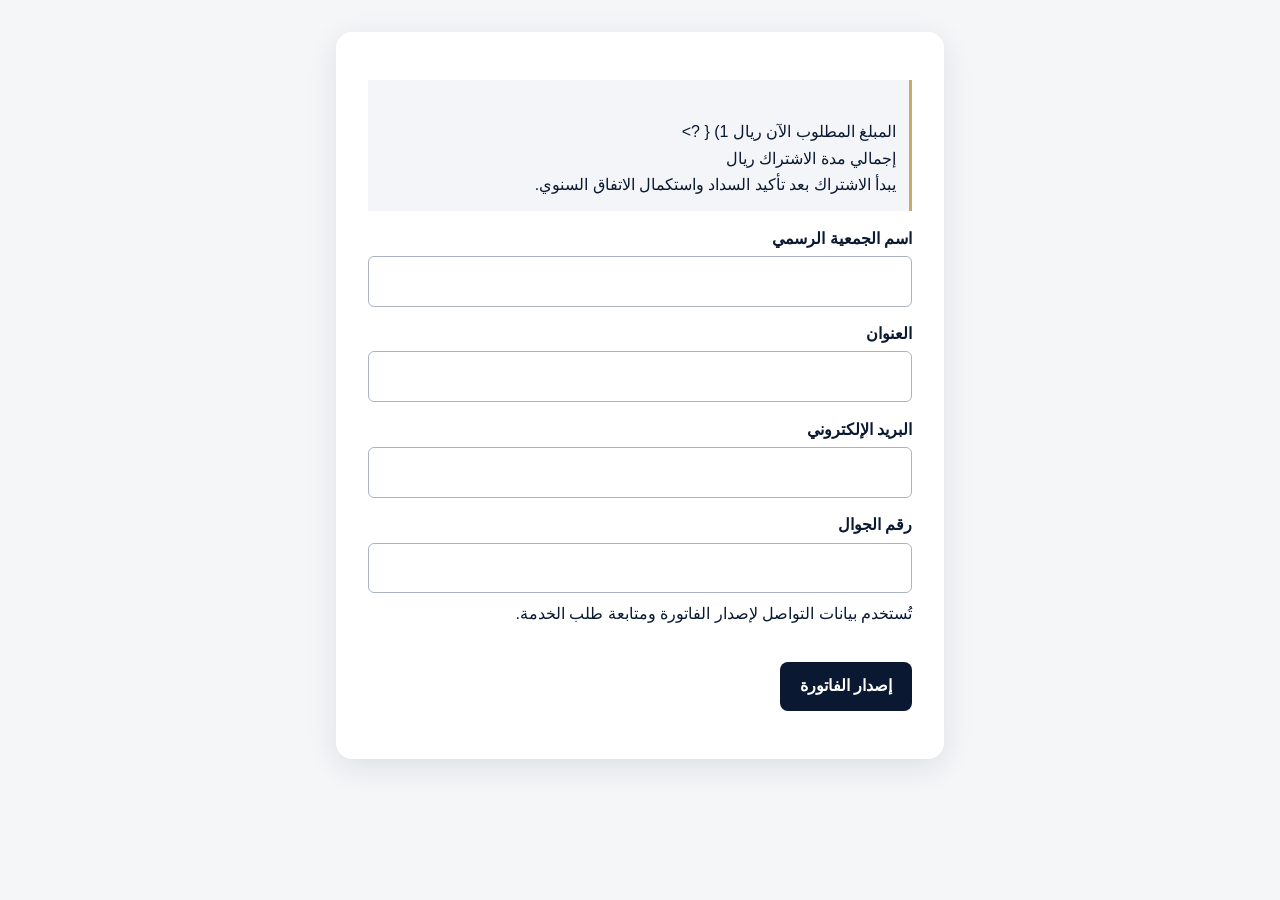
<file: billing/Order.html>
<!doctype html>
<html lang="ar" dir="rtl"><head><base target="_top"><meta name="viewport" content="width=device-width, initial-scale=1">
<style>
body{margin:0;background:#f5f6f8;color:#0a1931;font:16px/1.65 Arial,sans-serif}main{max-width:34rem;margin:2rem auto;background:white;border-radius:16px;padding:clamp(1rem,5vw,2rem);box-shadow:0 8px 30px #0a19311a}
h1{font-size:1.65rem;margin:0 0 .5rem}p{margin:.5rem 0 1rem}label{display:block;margin-top:.9rem;font-weight:bold}input{box-sizing:border-box;width:100%;margin-top:.25rem;padding:.7rem;border:1px solid #aab3c3;border-radius:6px;font:inherit}
button,a{font:inherit}button{margin-top:1.15rem;background:#0a1931;color:white;border:0;padding:.7rem 1.25rem;border-radius:8px;font-weight:bold;cursor:pointer}button:disabled{opacity:.65}
#message{margin-top:1rem}a{color:#175289}.summary{padding:.8rem;background:#f3f5f8;border-inline-start:3px solid #c8a96e}
</style></head><body><main>
<h1><?= plan[0] ?></h1><p><?= plan[3] ?></p>
<div class="summary"><strong><?= plan[4] ?></strong><br>المبلغ المطلوب الآن <?= plan[1] ?> ريال
<? if (plan[2] > 1) { ?><br>إجمالي مدة الاشتراك <?= plan[1]*plan[2] ?> ريال<br>يبدأ الاشتراك بعد تأكيد السداد واستكمال الاتفاق السنوي.<? } ?>
</div>
<form id="order">
<label>اسم الجمعية الرسمي<input required name="association" minlength="2" maxlength="160" autocomplete="organization"></label>
<label>العنوان<input required name="address" minlength="3" maxlength="250" autocomplete="street-address"></label>
<label>البريد الإلكتروني<input required name="email" type="email" maxlength="150" dir="ltr" autocomplete="email"></label>
<label>رقم الجوال<input required name="phone" type="tel" maxlength="20" dir="ltr" autocomplete="tel"></label>
<p>تُستخدم بيانات التواصل لإصدار الفاتورة ومتابعة طلب الخدمة.</p>
<button type="submit">إصدار الفاتورة</button>
</form>
<p id="message" role="status"></p>
<a id="download" hidden>تحميل الفاتورة (PDF)</a>
</main><script>
const planId = <?= planId ?>;
const requestId = crypto.randomUUID();
const form = document.querySelector('#order');
const button = form.querySelector('button');
const message = document.querySelector('#message');
const download = document.querySelector('#download');
form.addEventListener('submit', event => {
  event.preventDefault();
  button.disabled = true;
  message.textContent = 'جارٍ إصدار الفاتورة…';
  const data = Object.fromEntries(new FormData(form));
  google.script.run.withSuccessHandler(result => {
    const bytes = Uint8Array.from(atob(result.pdf), character => character.charCodeAt(0));
    download.href = URL.createObjectURL(new Blob([bytes], {type:'application/pdf'}));
    download.download = result.id + '.pdf';
    download.hidden = false;
    message.textContent = result.emailSent ? 'صدرت الفاتورة وأُرسلت إلى بريد الجمعية.' : 'صدرت الفاتورة. تعذّر إرسال البريد ويمكنك تحميلها هنا.';
    form.hidden = true;
  }).withFailureHandler(error => {
    message.textContent = error.message?.includes('Exception:') ? 'تعذّر إصدار الفاتورة الآن. حاول مرة أخرى.' : error.message || 'تعذّر إصدار الفاتورة الآن.';
    button.disabled = false;
  }).issueInvoice({...data,planId,requestId});
});
</script></body></html>
</file>
<file: styles.css>
@import url('https://fonts.googleapis.com/css2?family=Tajawal:wght@400;500;700;800&display=swap');
:root{--navy:#0A1931;--navy2:#14263D;--gold:#C8A96E;--cream:#FAF6F0;--white:#fff;--ink:#182232;--muted:#6c7480}*{box-sizing:border-box}html{scroll-behavior:smooth;overflow-x:hidden}body{margin:0;overflow-x:hidden;font-family:'Tajawal',sans-serif;color:var(--ink);background:#fff;line-height:1.8}a{text-decoration:none;color:inherit}.nav{height:88px;padding:0 max(5vw,24px);display:flex;align-items:center;gap:32px;position:sticky;top:0;z-index:20;background:rgba(255,255,255,.96);border-bottom:1px solid #eee}.brand{display:flex;align-items:center;gap:12px;margin-left:auto}.nav nav{display:flex;gap:24px;font-weight:500;font-size:14px}.nav nav a:hover{color:#9b7a3f}.btn{display:inline-flex;align-items:center;justify-content:center;background:var(--gold);color:var(--navy);font-weight:800;padding:14px 24px;border-radius:10px;transition:.2s}.btn:hover{transform:translateY(-2px)}.btn.small{padding:10px 16px;font-size:13px}.btn.outline{background:transparent;border:1px solid rgba(255,255,255,.4);color:white}.menu{display:none;background:none;border:0;font-size:25px}.hero{min-height:560px;background:linear-gradient(115deg,var(--navy) 0%,var(--navy2) 62%,#263a50 100%);padding:80px max(7vw,30px);color:white;overflow:hidden;position:relative}.hero:before{content:'';position:absolute;width:500px;height:500px;border:1px solid rgba(200,169,110,.22);border-radius:50%;left:-200px;top:-180px}.hero-copy{max-width:900px;position:relative;z-index:1}.eyebrow{color:var(--gold);font-weight:700}.eyebrow.dark{color:#9b7a3f}.hero h1{font-size:clamp(42px,6vw,72px);margin:14px 0 0;line-height:1.15}.hero h2{color:var(--gold);font-size:clamp(22px,3vw,34px);margin:8px 0 18px}.hero p{font-size:19px;max-width:760px;color:#e4e8ed}.actions{display:flex;gap:12px;margin-top:30px}.stats{display:flex;gap:45px;margin-top:55px}.stats div{display:flex;flex-direction:column}.stats strong{color:var(--gold);font-size:25px}.stats span{font-size:12px;color:#c8ced6}.section{padding:100px max(7vw,30px)}.about{background:var(--cream);display:grid;grid-template-columns:.8fr 1.2fr;gap:80px}.about h2,.section-head h2{color:var(--navy);font-size:clamp(30px,4vw,46px);line-height:1.35;margin:10px 0}.about p{font-size:20px;color:#4c5663}.section-head{max-width:720px;margin-bottom:45px}.section-head p{color:var(--muted)}.cards,.articles{display:grid;grid-template-columns:repeat(3,minmax(0,1fr));gap:22px}.cards.two{grid-template-columns:repeat(2,minmax(0,1fr))}.cards article,.articles article{padding:35px;border:1px solid #e6e4df;border-radius:18px;background:white;transition:.2s}.cards article:hover,.articles article:hover{transform:translateY(-5px);box-shadow:0 20px 50px rgba(10,25,49,.08)}.cards i{font-style:normal;color:var(--gold);font-weight:800;font-size:30px}.cards h3,.articles h3{color:var(--navy);font-size:23px}.cards p,.articles p{color:var(--muted)}.service-tagline{color:#9b7a3f;font-weight:700;margin-top:30px}.why{padding:90px max(7vw,30px);background:var(--navy);color:white}.section-head.light h2{color:white}.why-grid{display:grid;grid-template-columns:repeat(3,minmax(0,1fr));gap:1px;background:rgba(255,255,255,.15);margin-top:40px}.why-grid div{padding:38px;background:var(--navy)}.why-grid b{display:block;color:var(--gold);font-size:28px}.why-grid p{color:#d7dce3}.articles article a{display:block}.contact{background:var(--cream);padding:90px max(7vw,30px);display:grid;grid-template-columns:1fr 1fr;gap:60px}.contact h2{font-size:42px;color:var(--navy)}.contact-links{display:flex;flex-direction:column;justify-content:center;gap:15px;font-size:18px}.contact-links a{color:var(--navy);font-weight:700}footer{background:#061225;color:#aeb7c3;padding:28px max(7vw,30px);display:flex;justify-content:space-between}footer b{color:var(--gold)}
@media(max-width:900px){.nav{height:72px;padding:0 18px}.nav nav,.nav>.btn{display:none}.menu{display:block}.hero{min-height:auto;padding:58px 24px}.about,.contact{grid-template-columns:1fr;gap:20px}.cards.two,.cards,.articles,.why-grid{grid-template-columns:1fr}.section,.why,.contact{padding:65px 24px}.stats{gap:22px;flex-wrap:wrap}}
@media(max-width:520px){.nav{padding:0 14px}.hero{padding:45px 20px}.hero h1{font-size:36px;line-height:1.25}.hero h2{font-size:23px}.hero p{font-size:16px}.actions{flex-direction:column}.actions .btn{width:100%}.stats{display:grid;grid-template-columns:repeat(3,1fr);gap:8px;text-align:center;margin-top:35px}.stats strong{font-size:21px}.stats span{font-size:10px}.section,.why,.contact{padding:55px 20px}.cards article,.articles article{padding:25px 20px}.contact h2{font-size:32px}footer{flex-direction:column;gap:6px;text-align:center;padding:24px 18px}}
@media (min-width: 901px) and (max-width: 1080px) {
  .nav { gap: 20px; padding-inline: 28px; }
  .nav nav { gap: 16px; }
  .nav .brand, .nav nav a, .nav > .btn { white-space: nowrap; }
}

.brand { min-width: 0; }
.brand-icon { display: block; flex: 0 0 46px; }
.brand-copy { display: grid; gap: 2px; line-height: 1.25; }
.brand b { color: var(--navy); white-space: nowrap; }
.brand small { color: #36546a; font-size: 12px; }
@media (max-width: 390px) {
  .brand { gap: 6px; }
  .brand-icon { width: 38px; height: 38px; flex-basis: 38px; }
  .brand small { font-size: 11px; }
}
.hero { display: grid; grid-template-columns: minmax(0, 1fr) minmax(230px, 28%); align-items: center; gap: clamp(28px, 5vw, 76px); }
.hero h1 { font-size: clamp(34px, 5vw, 67px); line-height: 1.25; }
.hero-logo { position: relative; display: block; width: 100%; height: auto; border-radius: 18px; }
.featured-work { max-width: 1240px; margin: auto; padding: 42px 24px; }
.featured-work h2 { color: var(--navy); margin-top: 0; }
.featured-work h3 { margin-top: 0; }
.featured-work a { color: #165287; font-weight: 700; text-decoration: underline; }
section[id], article[id] { scroll-margin-top: 90px; }
@media (max-width: 700px) {
  .hero { grid-template-columns: 1fr; }
  .hero-logo { width: min(100%, 270px); margin: 0 auto; }
}

@media (min-width: 901px) {
  .nav nav { flex-wrap: wrap; column-gap: clamp(12px, 1.6vw, 24px); row-gap: 4px; }
  .nav nav a, .nav > .btn { white-space: nowrap; }
}
</file>
<file: work.css>
.nav [aria-current="page"] {
  color: var(--navy);
  font-weight: 800;
  text-decoration: underline;
  text-underline-offset: .3em;
}

.language-wrap {
  width: min(1120px, 100% - 48px);
  margin-inline: auto;
}

.work-intro {
  padding-block: clamp(42px, 7vw, 78px);
  background: var(--navy);
  color: var(--white);
  border-block-end: 3px solid var(--gold);
}

.work-intro h2 {
  margin: 0;
  font-size: clamp(42px, 6vw, 66px);
  line-height: 1.2;
}

.work-intro p {
  max-width: 690px;
  margin: 15px 0 0;
  color: #e3e8f0;
  font-size: clamp(17px, 2.3vw, 21px);
}

.work-body {
  padding-block: 30px 70px;
}

.work-toc {
  display: flex;
  flex-wrap: wrap;
  gap: 9px;
  padding-block-end: 28px;
}

.work-toc a {
  display: inline-flex;
  align-items: center;
  min-height: 44px;
  padding: 7px 14px;
  border: 1px solid #ded7cc;
  border-radius: 8px;
  background: var(--cream);
  color: var(--navy);
  font-weight: 700;
}

.work-toc a:hover,
.work-toc a:focus-visible {
  border-color: var(--navy);
}

.work-project {
  display: grid;
  grid-template-columns: minmax(0, 1fr) minmax(0, 1.2fr);
  align-items: start;
  gap: clamp(22px, 5vw, 58px);
  padding-block: 35px;
  border-block-start: 1px solid #e1ddd5;
  scroll-margin-top: 100px;
}

.work-kind {
  margin: 0 0 3px;
  color: #795c2e;
  font-weight: 700;
}

.work-copy h2 {
  margin: 0;
  color: var(--navy);
  font-size: clamp(26px, 4vw, 38px);
  line-height: 1.35;
}

.work-copy h3 {
  margin-block: 20px 0;
  font-size: 17px;
  color: var(--navy);
}

.work-copy h3 + p {
  margin-block-start: 4px;
}

.work-graphics {
  display: grid;
  gap: 12px;
}

.work-gallery {
  grid-template-columns: repeat(2, minmax(0, 1fr));
}

.work-gallery figure:first-child {
  grid-column: 1 / -1;
}

.work-graphics figure {
  margin: 0;
  padding: 8px;
  border: 1px solid #e1ddd5;
  border-radius: 12px;
  background: var(--cream);
}

.work-graphics figure > a {
  display: block;
}

.work-graphics img {
  display: block;
  width: 100%;
  max-height: 450px;
  aspect-ratio: 4 / 3;
  object-fit: contain;
  background: #efebe4;
  border-radius: 7px;
}

.work-graphics figcaption {
  padding: 6px 4px 0;
  color: var(--navy);
  font-size: 14px;
  font-weight: 700;
}

.work-graphics figcaption a:hover {
  text-decoration: underline;
}

@media (max-width: 740px) {
  .work-project {
    grid-template-columns: minmax(0, 1fr);
    padding-block: 27px;
    scroll-margin-top: 80px;
  }
}

@media (max-width: 420px) {
  .language-wrap {
    width: calc(100% - 32px);
  }

  .work-gallery {
    grid-template-columns: minmax(0, 1fr);
  }
}

.portfolio-collections {
  display: flex;
  flex-wrap: wrap;
  justify-content: center;
  gap: 12px;
  margin-block-start: 24px;
}

.portfolio-collections a {
  padding: 8px 18px;
  border: 1px solid #c4e1e2;
  border-radius: 8px;
  font-weight: 700;
}

.portfolio-collections a:hover,
.portfolio-collections a:focus-visible {
  background: #fff;
  color: var(--navy);
}

#language-projects,
#health-projects {
  scroll-margin-top: 90px;
}
</file>
